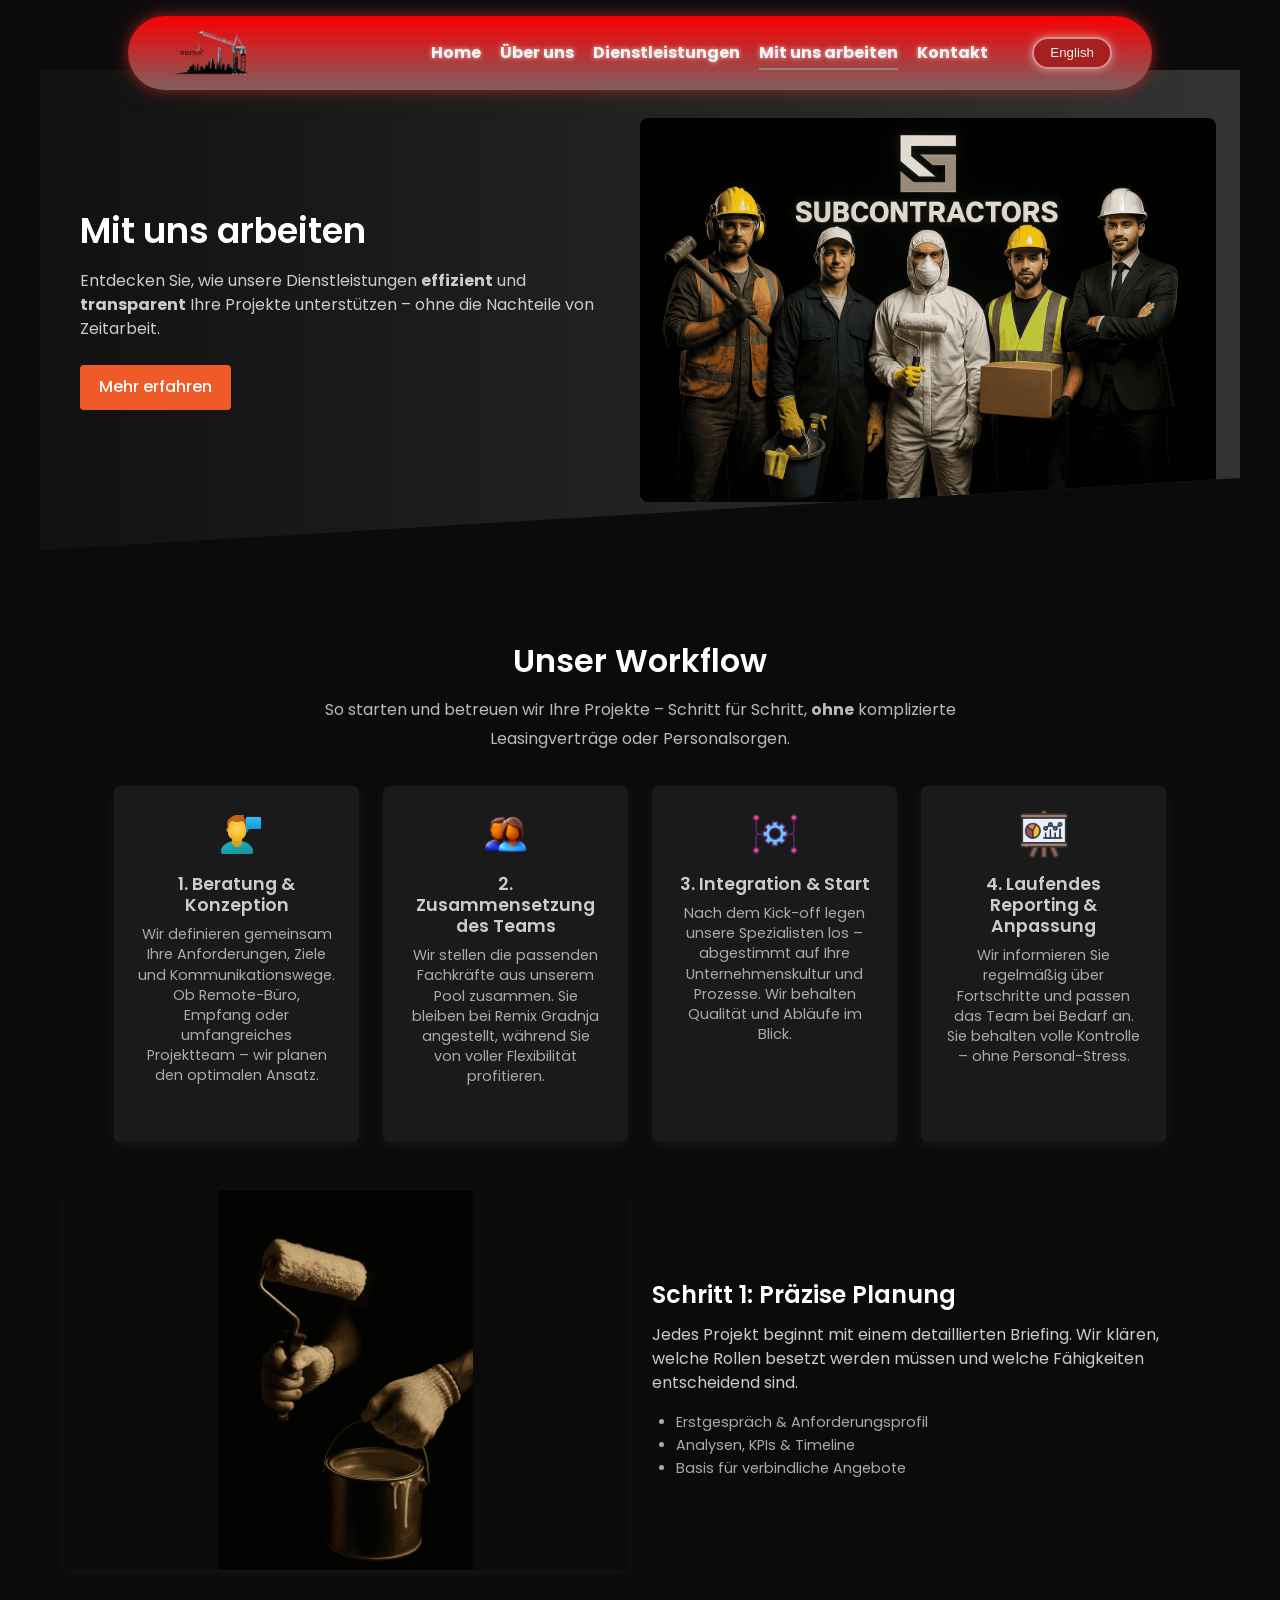
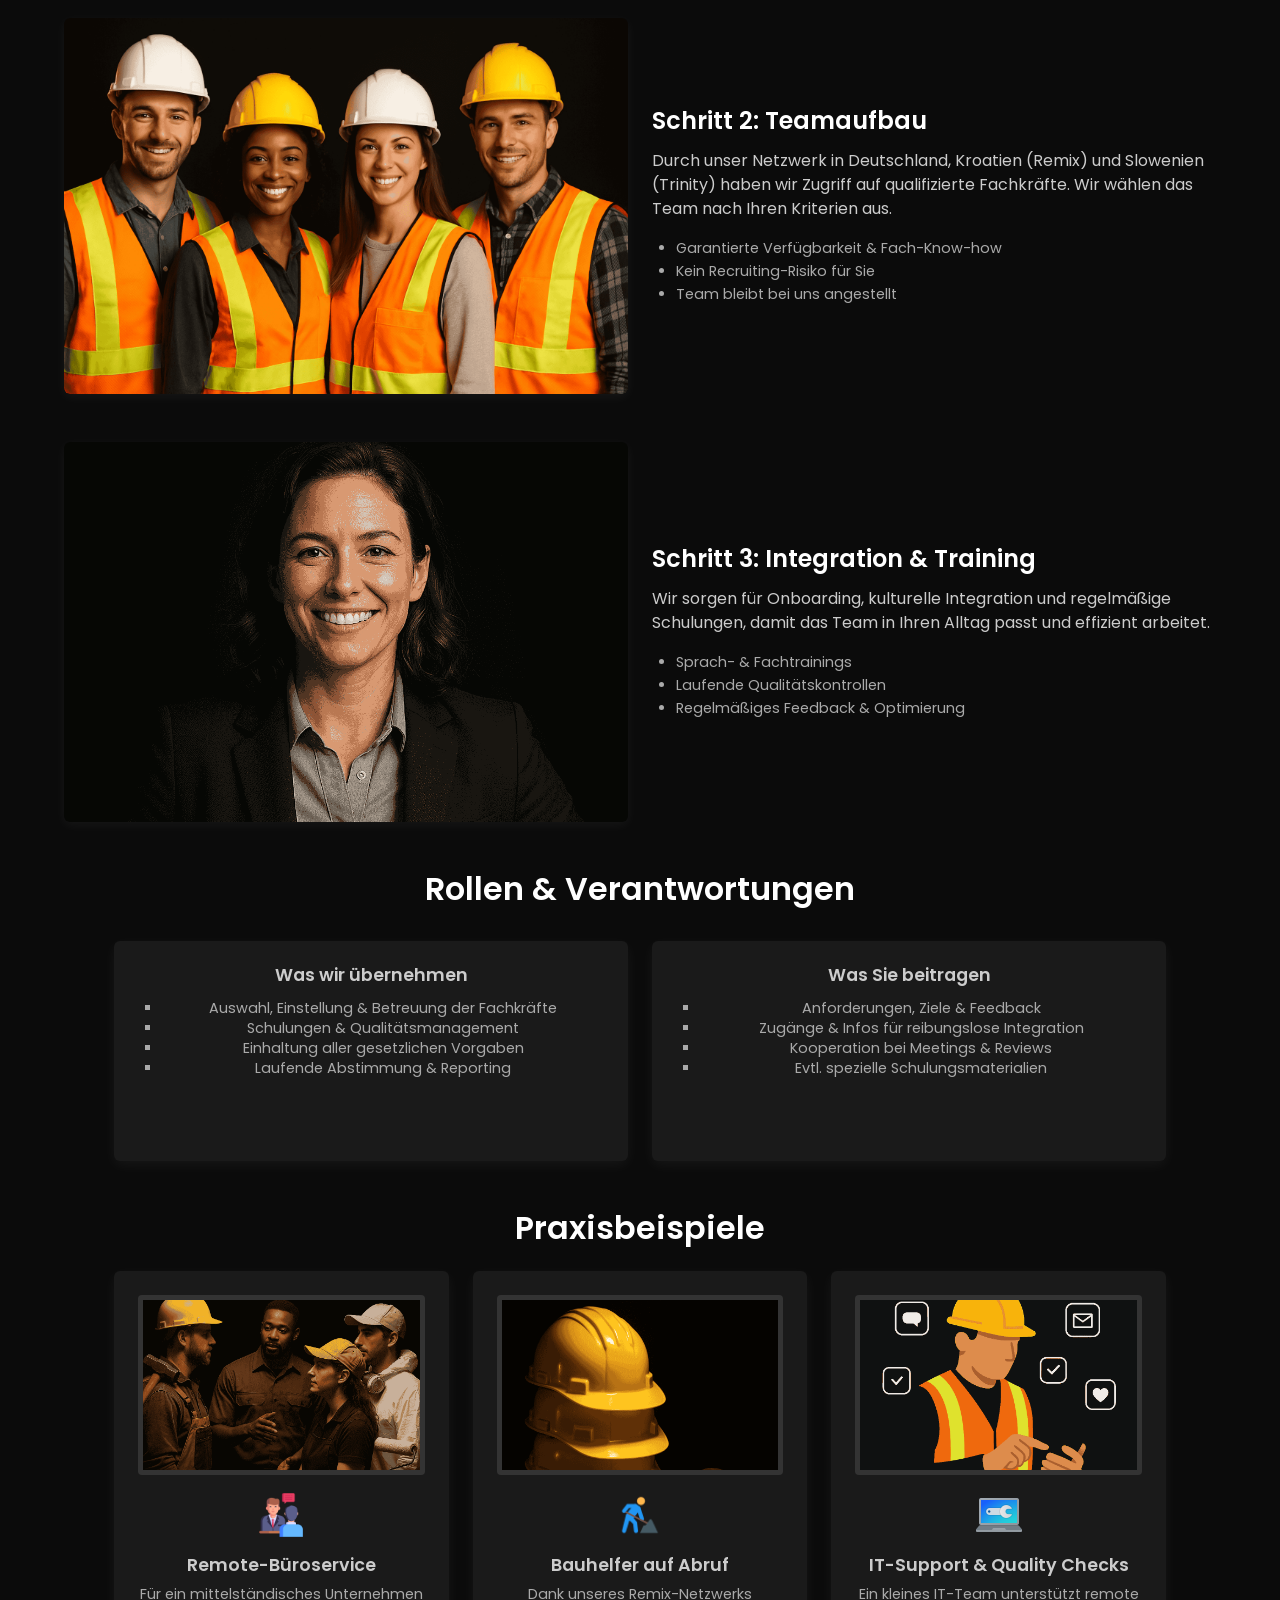
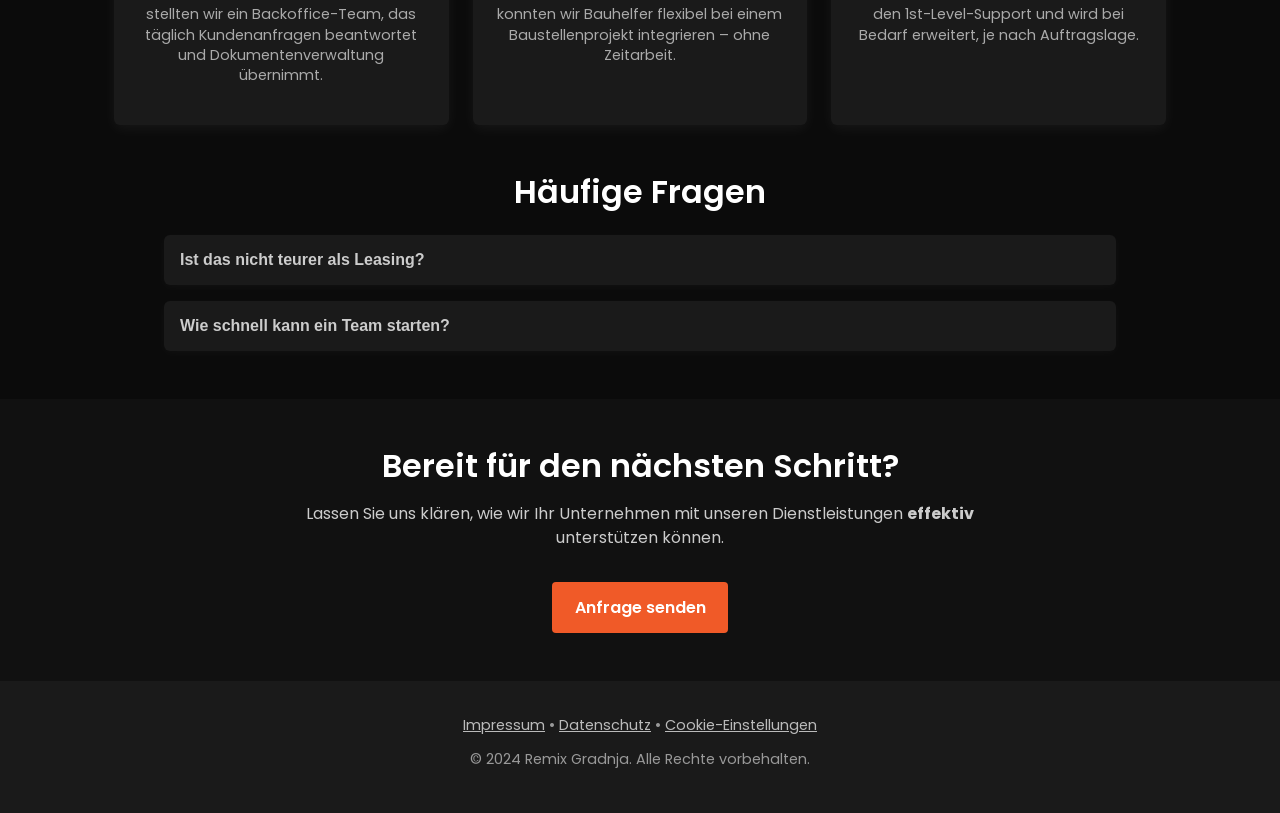
<file: arbeiten.html>
<!DOCTYPE html>
<html lang="de">
<head>
  <meta charset="UTF-8" />
  <title>Mit uns arbeiten – Remix Gradnja | Qualität in jedem Bauprojekt</title>
  <meta
    name="description"
    content="Erfahren Sie, wie die Zusammenarbeit mit Remix Gradnja funktioniert – von der Planung über Team-Zusammenstellung bis zur nahtlosen Integration und Reporting."
  />
  <meta name="viewport" content="width=device-width, initial-scale=1.0" />

  <!-- Google Font -->
  <link
    href="https://fonts.googleapis.com/css2?family=Poppins:wght@400;500;700&display=swap"
    rel="stylesheet"
  />
  
  <!-- Design System - Core Styles -->
  <link rel="stylesheet" href="css/design-system.css" />
  
  <!-- Main CSS (to be provided later) -->
  <link rel="stylesheet" href="css/arbeiten.css" />
</head>
<body>
  <!-- NEW NAVIGATION -->
  <header class="header">
    <div class="header-container">
      <div class="logo">
        <img src="assets/videos/logo33.png" alt="Remix Logo" />
      </div>
      
      <button class="mobile-toggle" id="menuToggle">
        <span></span>
        <span></span>
        <span></span>
      </button>
      
      <nav class="nav-menu" id="navMenu">
        <ul class="nav-list german">
          <li><a href="index.html">Home</a></li>
          <li><a href="uber-uns.html">Über uns</a></li>
          <li><a href="dienstleistungen.html">Dienstleistungen</a></li>
          <li><a href="arbeiten.html" class="active">Mit uns arbeiten</a></li>
          <li><a href="kontakt.html">Kontakt</a></li>
        </ul>
        
        <ul class="nav-list english hidden">
          <li><a href="index.html?lang=en">Home</a></li>
          <li><a href="uber-uns.html?lang=en">About Us</a></li>
          <li><a href="dienstleistungen.html?lang=en">Services</a></li>
          <li><a href="arbeiten.html?lang=en" class="active">Work With Us</a></li>
          <li><a href="kontakt.html?lang=en">Contact</a></li>
        </ul>
        
        <button id="toggleLang" class="lang-button">English</button>
      </nav>
    </div>
  </header>


  <!-- ++++++++++++++++++++++++++++++++++++++++++++++
       GERMAN CONTENT
  ++++++++++++++++++++++++++++++++++++++++++++++ -->
  <div class="german">

    <!-- =========================
         ANGLED HERO (GER)
    ========================= -->
    <section class="hero-angled-de">
      <div class="hero-de-inner">
        <div class="hero-text-block">
          <h1>Mit uns arbeiten</h1>
          <p>
            Entdecken Sie, wie unsere Dienstleistungen 
            <strong>effizient</strong> und <strong>transparent</strong>
            Ihre Projekte unterstützen – ohne die Nachteile von Zeitarbeit.
          </p>
          <a href="#workflowDe" class="hero-btn">Mehr erfahren</a>
        </div>
        <div class="hero-image-block">
          <img src="assets/new/subcontracter.png" alt="Teamwork at Remix Gradnja" />
        </div>
      </div>
    </section>

    <!-- =========================
         WORKFLOW (GER)
    ========================= -->
    <section class="workflow-de" id="workflowDe">
      <h2>Unser Workflow</h2>
      <p>
        So starten und betreuen wir Ihre Projekte – Schritt für Schritt,
        <strong>ohne</strong> komplizierte Leasingverträge oder Personalsorgen.
      </p>
      <div class="workflow-steps">
        <div class="workflow-step">
          <div class="step-icon">
            <!-- Place an icon or number here -->
            <img src="assets/icons/icons8-consultation-48.png" alt="Step 1">
         
          </div>
          <div class="step-text">
            <h3>1. Beratung &amp; Konzeption</h3>
            <p>
              Wir definieren gemeinsam Ihre Anforderungen, Ziele und
              Kommunikationswege. Ob Remote-Büro, Empfang oder
              umfangreiches Projektteam – wir planen den optimalen Ansatz.
            </p>
          </div>
        </div>
        <div class="workflow-step">
          <div class="step-icon">
            <img src="assets/icons/icons8-team-50.png" alt="Step 2">
          </div>
          <div class="step-text">
            <h3>2. Zusammensetzung des Teams</h3>
            <p>
              Wir stellen die passenden Fachkräfte aus unserem Pool zusammen.
              Sie bleiben bei Remix Gradnja angestellt, während Sie
              von voller Flexibilität profitieren.
            </p>
          </div>
        </div>
        <div class="workflow-step">
          <div class="step-icon">
            <img src="assets/icons/icons8-integration-64.png" alt="Step 3">
          </div>
          <div class="step-text">
            <h3>3. Integration &amp; Start</h3>
            <p>
              Nach dem Kick-off legen unsere Spezialisten los – abgestimmt
              auf Ihre Unternehmenskultur und Prozesse. Wir behalten
              Qualität und Abläufe im Blick.
            </p>
          </div>
        </div>
        <div class="workflow-step">
          <div class="step-icon">
            <img src="assets/icons/icons8-data-60.png" alt="Step 4">
          </div>
          <div class="step-text">
            <h3>4. Laufendes Reporting &amp; Anpassung</h3>
            <p>
              Wir informieren Sie regelmäßig über Fortschritte
              und passen das Team bei Bedarf an.
              Sie behalten volle Kontrolle – ohne Personal-Stress.
            </p>
          </div>
        </div>
      </div>
    </section>

    <!-- ===========================
         ZIGZAG SECTIONS (GER)
    =========================== -->
    <section class="zigzag-section-de" id="planningDe">
      <div class="zigzag-container">
        <!-- Left image, Right text -->
        <div class="zigzag-item">
          <div class="zigzag-image">
            <img src="assets/new/paintering tool.png" alt="Projektplanung" />
          </div>
          <div class="zigzag-text">
            <h2>Schritt 1: Präzise Planung</h2>
            <p>
              Jedes Projekt beginnt mit einem detaillierten Briefing.
              Wir klären, welche Rollen besetzt werden müssen
              und welche Fähigkeiten entscheidend sind.
            </p>
            <ul>
              <li>Erstgespräch &amp; Anforderungsprofil</li>
              <li>Analysen, KPIs &amp; Timeline</li>
              <li>Basis für verbindliche Angebote</li>
            </ul>
          </div>
        </div>

        <!-- Right image, Left text -->
        <div class="zigzag-item reverse">
          <div class="zigzag-text">
            <h2>Schritt 2: Teamaufbau</h2>
            <p>
              Durch unser Netzwerk in Deutschland, Kroatien (Remix)
              und Slowenien (Trinity) haben wir Zugriff
              auf qualifizierte Fachkräfte. Wir wählen
              das Team nach Ihren Kriterien aus.
            </p>
            <ul>
              <li>Garantierte Verfügbarkeit &amp; Fach-Know-how</li>
              <li>Kein Recruiting-Risiko für Sie</li>
              <li>Team bleibt bei uns angestellt</li>
            </ul>
          </div>
          <div class="zigzag-image">
            <img src="assets/new/fours peopel wiht constuction dres.png" alt="Teamaufbau" />
          </div>
        </div>

        <!-- Left image, Right text -->
        <div class="zigzag-item">
          <div class="zigzag-image">
            <img src="assets/new/trust agent .png" alt="Integration und Training" />
          </div>
          <div class="zigzag-text">
            <h2>Schritt 3: Integration &amp; Training</h2>
            <p>
              Wir sorgen für Onboarding, kulturelle Integration
              und regelmäßige Schulungen, damit das Team
              in Ihren Alltag passt und effizient arbeitet.
            </p>
            <ul>
              <li>Sprach- &amp; Fachtrainings</li>
              <li>Laufende Qualitätskontrollen</li>
              <li>Regelmäßiges Feedback &amp; Optimierung</li>
            </ul>
          </div>
        </div>
      </div>
    </section>

    <!-- ===========================
         ROLES & RESPONSIBILITIES (GER)
    =========================== -->
    <section class="roles-responsibilities-de">
      <div class="roles-de-inner">
        <h2>Rollen &amp; Verantwortungen</h2>
        <div class="roles-columns">
          <div class="role-col">
            <h3>Was wir übernehmen</h3>
            <ul>
              <li>Auswahl, Einstellung &amp; Betreuung der Fachkräfte</li>
              <li>Schulungen &amp; Qualitätsmanagement</li>
              <li>Einhaltung aller gesetzlichen Vorgaben</li>
              <li>Laufende Abstimmung &amp; Reporting</li>
            </ul>
          </div>
          <div class="role-col">
            <h3>Was Sie beitragen</h3>
            <ul>
              <li>Anforderungen, Ziele &amp; Feedback</li>
              <li>Zugänge &amp; Infos für reibungslose Integration</li>
              <li>Kooperation bei Meetings &amp; Reviews</li>
              <li>Evtl. spezielle Schulungsmaterialien</li>
            </ul>
          </div>
        </div>
      </div>
    </section>
    <!-- ==========================
      MINI CASE STUDIES (GER)
    ========================== -->
    <section class="mini-cases-de">
      <h2>Praxisbeispiele</h2>
      <div class="mini-case-grid">
        <div class="case-card">
          <div class="image-container">
            <img src="assets/new/worker colab communiocation.png" alt="Remote Office Service">
          </div>
          <div class="step-icon">
            <img src="assets/icons/conversation.png" alt="Remote Office Icon">
          </div>
          <h3>Remote-Büroservice</h3>
          <p>
            Für ein mittelständisches Unternehmen stellten wir
            ein Backoffice-Team, das täglich Kundenanfragen beantwortet
            und Dokumentenverwaltung übernimmt.
          </p>
        </div>
        <div class="case-card">
          <div class="image-container">
            <img src="assets/new/conosntuction clothtses.png" alt="Construction Help">
          </div>
          <div class="step-icon">
            <img src="assets/icons/icons8-construction-50.png" alt="Construction Icon">
          </div>
          <h3>Bauhelfer auf Abruf</h3>
          <p>
            Dank unseres Remix-Netzwerks konnten wir Bauhelfer
            flexibel bei einem Baustellenprojekt integrieren –
            ohne Zeitarbeit.
          </p>
        </div>
        <div class="case-card">
          <div class="image-container">
            <img src="assets/new/it worj.png" alt="IT Support">
          </div>
          <div class="step-icon">
            <img src="assets/icons/icons8-computer-support-48.png" alt="IT Support Icon">
          </div>
          <h3>IT-Support &amp; Quality Checks</h3>
          <p>
            Ein kleines IT-Team unterstützt remote den 1st-Level-Support
            und wird bei Bedarf erweitert, je nach Auftragslage.
          </p>
        </div>
      </div>
    </section>

    <!-- ==========================
      FAQ SECTION (GER)
    ========================== -->
    <section class="faq-accordion-de">
      <h2>Häufige Fragen</h2>
      <div class="faq-accordion-wrapper">
        <div class="faq-accordion-item">
       <button class="faq-accordion-question">Ist das nicht teurer als Leasing?</button>
       <div class="faq-accordion-answer">
         <p>
        In vielen Fällen sogar günstiger, da Sie
        keine Leasinggebühren zahlen und wir
        Sozialabgaben übernehmen – ein Full-Service-Paket.
         </p>
       </div>
        </div>
        <div class="faq-accordion-item">
       <button class="faq-accordion-question">Wie schnell kann ein Team starten?</button>
       <div class="faq-accordion-answer">
         <p>
        Das hängt von der Fachrichtung und Verfügbarkeit ab. 
        Oft können wir innerhalb weniger Wochen einsatzbereit sein.
         </p>
       </div>
        </div>
      </div>
    </section>

    <!-- ==========================
         FINAL CTA (GER)
    ========================== -->
    <section class="final-cta-de">
      <div class="final-cta-inner">
        <h2>Bereit für den nächsten Schritt?</h2>
        <p>
          Lassen Sie uns klären, wie wir Ihr Unternehmen
          mit unseren Dienstleistungen
          <strong>effektiv</strong> unterstützen können.
        </p>
        <a href="kontakt.html#name" class="cta-btn">Anfrage senden</a>
      </div>
    </section>

  </div><!-- /.german -->


  <!-- ++++++++++++++++++++++++++++++++++++++++++++++
       ENGLISH CONTENT
  ++++++++++++++++++++++++++++++++++++++++++++++ -->
  <div class="english hidden">

    <!-- =========================
         ANGLED HERO (EN)
    ========================= -->
    <section class="hero-angled-en">
      <div class="hero-en-inner">
        <div class="hero-text-block">
          <h1>Work With Us</h1>
          <p>
            Discover how our service contracts deliver
            <strong>efficient</strong> and
            <strong>transparent</strong> project support
            without the hassles of temp staffing.
          </p>
          <a href="#workflowEn" class="hero-btn">Learn More</a>
        </div>
        <div class="hero-image-block">
          <img src="assets/new/subcontracter.png" alt="Teamwork at Remix Gradnja" />
        </div>
      </div>
    </section>

    <!-- =========================
         WORKFLOW (EN)
    ========================= -->
    <section class="workflow-en" id="workflowEn">
      <h2>Our Workflow</h2>
      <p>
        We launch and manage your projects step by step,
        <strong>without</strong> complex leasing contracts or
        burdensome staffing concerns.
      </p>
      <div class="workflow-steps">
        <div class="workflow-step">
          <div class="step-icon">
            <img src="assets/icons/icons8-consultation-48.png" alt="Step 1">
          </div>
          <div class="step-text">
            <h3>1. Consultation &amp; Plan</h3>
            <p>
              Together we define your needs, from remote admin
              to a dedicated project team. We set goals,
              communication methods, and success metrics.
            </p>
          </div>
        </div>
        <div class="workflow-step">
          <div class="step-icon">
            <img src="assets/icons/icons8-team-50.png" alt="Step 2">
          </div>
          <div class="step-text">
            <h3>2. Team Assembly</h3>
            <p>
              We pick the right professionals from our pool,
              fully employed by us, so you gain maximum flexibility
              with minimal risk.
            </p>
          </div>
        </div>
        <div class="workflow-step">
          <div class="step-icon">
            <img src="assets/icons/icons8-integration-64.png" alt="Step 3">
          </div>
          <div class="step-text">
            <h3>3. Integration &amp; Kick-off</h3>
            <p>
              After onboarding, our specialists align with your
              culture and processes while we monitor quality
              and performance.
            </p>
          </div>
        </div>
        <div class="workflow-step">
          <div class="step-icon">
            <img src="assets/icons/icons8-data-60.png" alt="Step 4">
          </div>
          <div class="step-text">
            <h3>4. Ongoing Updates &amp; Adaptation</h3>
            <p>
              We provide regular status reports,
              adjusting team size or scope as needed –
              ensuring you're always in control.
            </p>
          </div>
        </div>
      </div>
    </section>

    <!-- ===========================
         ZIGZAG SECTIONS (EN)
    =========================== -->
    <section class="zigzag-section-en" id="planningEn">
      <div class="zigzag-container">
        <!-- Left image, Right text -->
        <div class="zigzag-item">
          <div class="zigzag-image">
            <img src="assets/new/paintering tool.png" alt="Project planning" />
          </div>
          <div class="zigzag-text">
            <h2>Step 1: Precise Planning</h2>
            <p>
              Every project begins with a thorough briefing
              to identify the roles needed and key qualifications.
            </p>
            <ul>
              <li>Initial discussion &amp; requirements</li>
              <li>KPIs &amp; timeline definitions</li>
              <li>Basis for reliable proposals</li>
            </ul>
          </div>
        </div>

        <!-- Right image, Left text -->
        <div class="zigzag-item reverse">
          <div class="zigzag-text">
            <h2>Step 2: Team Setup</h2>
            <p>
              Using our network in Germany, Croatia (Remix),
              and Slovenia (Trinity), we source specialists
              tailored to your criteria, all on our payroll.
            </p>
            <ul>
              <li>Guaranteed availability &amp; expertise</li>
              <li>No recruiting risk on your end</li>
              <li>Staff remains employed by us</li>
            </ul>
          </div>
          <div class="zigzag-image">
            <img src="assets/new/fours peopel wiht constuction dres.png" alt="Team building" />
          </div>
        </div>

        <!-- Left image, Right text -->
        <div class="zigzag-item">
          <div class="zigzag-image">
            <img src="assets/new/trust agent .png" alt="Integration and Training" />
          </div>
          <div class="zigzag-text">
            <h2>Step 3: Integration &amp; Training</h2>
            <p>
              We handle onboarding, cultural alignment,
              and ongoing training to ensure productivity
              fits your daily operations.
            </p>
            <ul>
              <li>Language &amp; technical sessions</li>
              <li>Continuous quality oversight</li>
              <li>Regular feedback &amp; improvements</li>
            </ul>
          </div>
        </div>
      </div>
    </section>

    <!-- ===========================
         ROLES & RESPONSIBILITIES (EN)
    =========================== -->
    <section class="roles-responsibilities-en">
      <div class="roles-en-inner">
        <h2>Roles &amp; Responsibilities</h2>
        <div class="roles-columns">
          <div class="role-col">
            <h3>What We Provide</h3>
            <ul>
              <li>Recruitment, employment &amp; management of staff</li>
              <li>Training &amp; quality monitoring</li>
              <li>Legal compliance &amp; obligations</li>
              <li>Regular updates &amp; reports</li>
            </ul>
          </div>
          <div class="role-col">
            <h3>What You Bring</h3>
            <ul>
              <li>Project requirements, goals &amp; feedback</li>
              <li>Essential access &amp; info for seamless integration</li>
              <li>Collaboration in meetings &amp; reviews</li>
              <li>Optional specialized training material</li>
            </ul>
          </div>
        </div>
      </div>
    </section>

    <!-- ==========================
         MINI CASE STUDIES (EN)
    ========================== -->
    <section class="mini-cases-en">
      <h2>Case Studies</h2>
      <div class="mini-case-grid">
        <div class="case-card">
          <div class="image-container">
            <img src="assets/new/worker colab communiocation.png" alt="Remote Office Service">
          </div>
          <div class="step-icon">
            <img src="assets/icons/conversation.png" alt="Remote Office Icon">
          </div>
          <h3>Remote Office Support</h3>
          <p>
            We provided a backoffice team for a mid-sized business, 
            handling daily customer inquiries and
            document management.
          </p>
        </div>
        <div class="case-card">
          <div class="image-container">
            <img src="assets/new/conosntuction clothtses.png" alt="Construction Help">
          </div>
          <div class="step-icon">
            <img src="assets/icons/icons8-construction-50.png" alt="Construction Icon">
          </div>
          <h3>On-Call Construction Help</h3>
          <p>
            Our Remix network allowed us to flexibly deploy
            construction helpers to a project site—
            without temp staffing contracts.
          </p>
        </div>
        <div class="case-card">
          <div class="image-container">
            <img src="assets/new/it worj.png" alt="IT Support">
          </div>
          <div class="step-icon">
            <img src="assets/icons/icons8-computer-support-48.png" alt="IT Support Icon">
          </div>
          <h3>IT Support &amp; QA</h3>
          <p>
            A small IT team provides remote 1st-level support,
            scaling up based on demand and
            service level requirements.
          </p>
        </div>
      </div>
    </section>

    <!-- ==========================
         FAQ SECTION (EN)
    ========================== -->
    <section class="faq-accordion-en">
      <h2>FAQ</h2>
      <div class="faq-accordion-wrapper">
        <div class="faq-accordion-item">
          <button class="faq-accordion-question">Is this more expensive than temp staffing?</button>
          <div class="faq-accordion-answer">
            <p>
              Often more cost-effective, since you avoid temp agency fees
              and we handle payroll &amp; benefits under one service package.
            </p>
          </div>
        </div>
        <div class="faq-accordion-item">
          <button class="faq-accordion-question">How quickly can a team start?</button>
          <div class="faq-accordion-answer">
            <p>
              It depends on the roles required, 
              but we can frequently mobilize staff within a few weeks.
            </p>
          </div>
        </div>
      </div>
    </section>

    <!-- =========================
         FINAL CTA (EN)
    ========================= -->
    <section class="final-cta-en">
      <div class="final-cta-inner">
        <h2>Ready for the Next Step?</h2>
        <p>
          Let's explore how our services can
          <strong>efficiently</strong> strengthen your operations.
        </p>
        <a href="kontakt.html?lang=en#name-en" class="cta-btn">Send Inquiry</a>
      </div>
    </section>

  </div><!-- /.english -->


  <!-- ================= FOOTER ================= -->
  <footer class="footer">
    <p>
      <a href="impressum.html">Impressum</a> &bull;
      <a href="datenschutz.html">Datenschutz</a> &bull;
      <a href="cookie.html">Cookie-Einstellungen</a>
    </p>
    <p>&copy; 2024 Remix Gradnja. Alle Rechte vorbehalten.</p>
  </footer>

  <!-- OPTIONAL JS for toggles, FAQ, etc. -->
  <script src="js/arbeiten.js"></script>
  <script>
    // MOBILE NAV
    const mobileToggle = document.getElementById('menuToggle');
    const navbarMenu = document.getElementById('navMenu');
    mobileToggle.addEventListener('click', () => {
      navbarMenu.classList.toggle('nav-open');
    });

    // LANG TOGGLE
    const langBtn = document.getElementById('toggleLang');
    const germanDivs = document.querySelectorAll('.german');
    const englishDivs = document.querySelectorAll('.english');
    let isGerman = true;

    langBtn.addEventListener('click', () => {
      isGerman = !isGerman;
      germanDivs.forEach(div => div.classList.toggle('hidden', !isGerman));
      englishDivs.forEach(div => div.classList.toggle('hidden', isGerman));
      langBtn.textContent = isGerman ? 'English' : 'Deutsch';
    });
  </script>
</body>
</html>
</file>
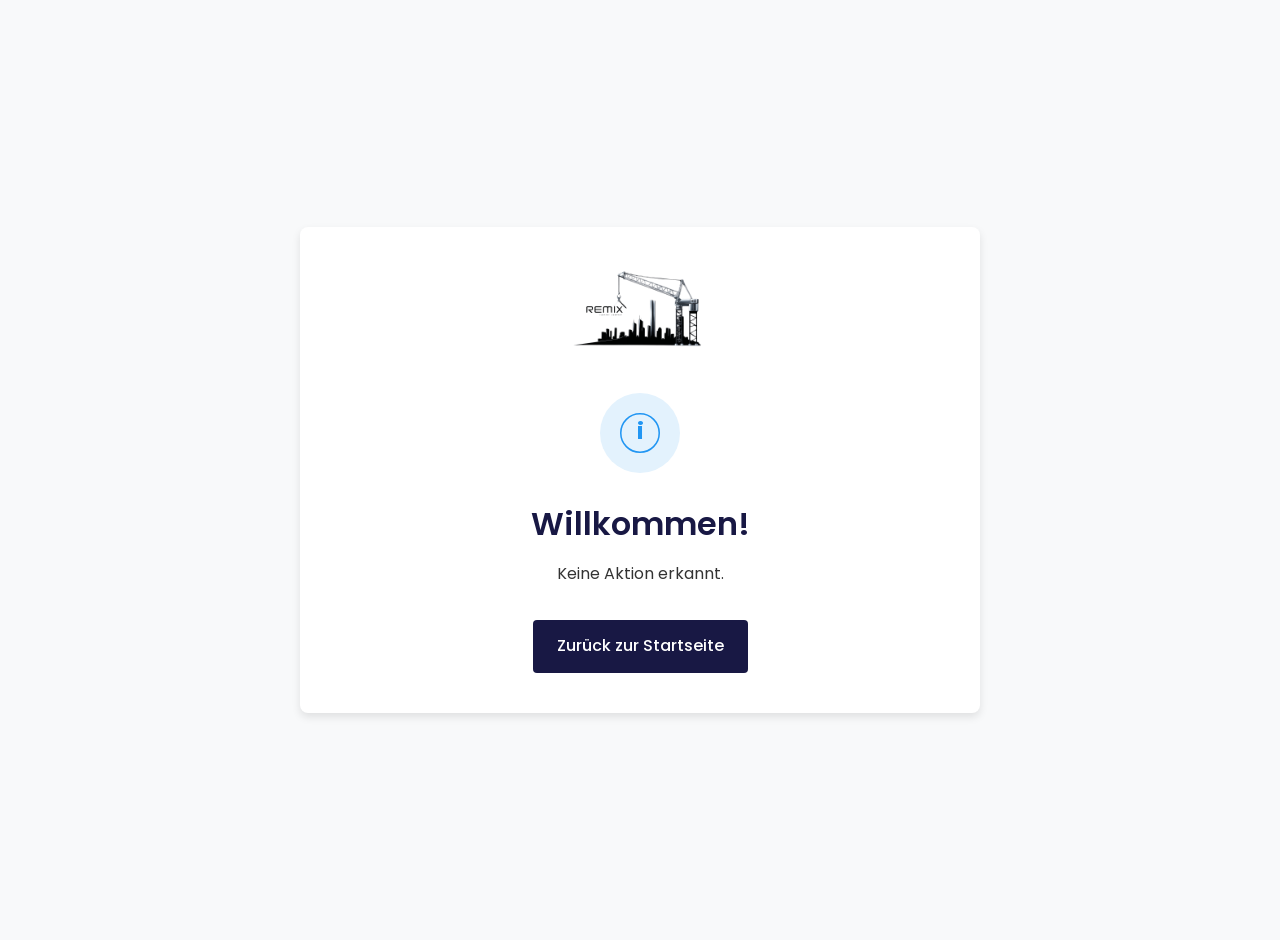
<file: danke.html>
<!DOCTYPE html>
<html lang="de">
<head>
  <meta charset="UTF-8" />
  <title>Danke – Job Werke d.o.o.</title>
  <meta name="viewport" content="width=device-width, initial-scale=1.0" />
  
  <!-- Google Font -->
  <link href="https://fonts.googleapis.com/css2?family=Poppins:wght@400;500;600;700&display=swap" rel="stylesheet">
  
  <!-- Design System - Core Styles -->
  <link rel="stylesheet" href="css/design-system.css" />
  
  <style>
    body {
      display: flex;
      justify-content: center;
      align-items: center;
      min-height: 100vh;
      margin: 0;
      padding: 20px;
    }
    
    .thank-you-message {
      background-color: var(--bg-card);
      border-radius: var(--radius-md);
      box-shadow: var(--shadow-md);
      padding: 40px;
      text-align: center;
      max-width: 600px;
      width: 100%;
    }
    
    .logo {
      margin-bottom: 2rem;
      max-width: 150px;
    }
    
    .message-icon {
      width: 80px;
      height: 80px;
      border-radius: 50%;
      margin: 0 auto 2rem;
      display: flex;
      align-items: center;
      justify-content: center;
    }
    
    .message-icon.success {
      background-color: #e0f7ea;
      color: var(--success);
    }
    
    .message-icon.error {
      background-color: #ffebee;
      color: var(--error);
    }
    
    .message-icon.info {
      background-color: #e3f2fd;
      color: var(--info);
    }
    
    .checkmark {
      width: 40px;
      height: 40px;
    }
    
    .buttons {
      display: flex;
      justify-content: center;
      gap: 15px;
      margin-top: 2rem;
    }
    
    #backLink {
      padding: 12px 24px;
    }
    
    #checkStatusLink {
      padding: 12px 24px;
    }
  </style>
</head>
<body>
  <div class="thank-you-message">
    <img src="assets/videos/logo33.png" alt="Job Werke Logo" class="logo">
    
    <div class="message-icon success" id="statusIcon">
      <svg class="checkmark" xmlns="http://www.w3.org/2000/svg" viewBox="0 0 52 52">
        <circle class="checkmark__circle" cx="26" cy="26" r="25" fill="none" stroke="#28a745" stroke-width="2"/>
        <path class="checkmark__check" fill="none" stroke="#28a745" stroke-width="3" d="M14.1 27.2l7.1 7.2 16.7-16.8"/>
      </svg>
    </div>
    
    <h1 id="tyHeadline">Vielen Dank!</h1>
    <p id="tyMessage"></p>
    
    <div class="buttons">
      <!-- We'll change the text and href of this link dynamically based on lang -->
      <a id="backLink" href="index.html" class="btn-primary">Zurück zur Startseite</a>
      <a id="checkStatusLink" href="status.html" style="display: none;" class="btn-secondary">Status prüfen</a>
    </div>
  </div>

  <script>
    document.addEventListener("DOMContentLoaded", () => {
      const params       = new URLSearchParams(window.location.search);
      const isSuccess    = params.get("success");
      const isError      = params.get("error");
      const isAppointment= params.get("appointment");
      const isSubscribe  = params.get("subscribe");
      const isAlreadySub = params.get("subscribed");
      // Language (default to "de" if missing)
      const userLang     = params.get("lang") || "de";
      
      const tyHeadline = document.getElementById("tyHeadline");
      const tyMessage  = document.getElementById("tyMessage");
      const backLink   = document.getElementById("backLink");
      const statusLink = document.getElementById("checkStatusLink");
      const statusIcon = document.getElementById("statusIcon");

      // =========================
      // 1) Adjust backLink
      // =========================
      if (userLang === "en") {
        backLink.href = "index.html?lang=en";   // preserve English
        backLink.textContent = "Back to Homepage";
        statusLink.textContent = "Check Status";
        statusLink.href = "status.html?lang=en";
      } else {
        backLink.href = "index.html?lang=de";   // preserve German
        backLink.textContent = "Zurück zur Startseite";
        statusLink.textContent = "Status prüfen";
        statusLink.href = "status.html";
      }

      // =========================
      // Helper function
      // =========================
      function setHeadlineAndMessage(title, msg, type = 'success') {
        tyHeadline.textContent = title;
        tyMessage.textContent  = msg;
        
        // Update icon based on message type
        statusIcon.className = `message-icon ${type}`;
        
        if (type === 'error') {
          statusIcon.innerHTML = `
            <svg class="checkmark" xmlns="http://www.w3.org/2000/svg" viewBox="0 0 52 52">
              <circle cx="26" cy="26" r="25" fill="none" stroke="#f44336" stroke-width="2"/>
              <path fill="none" stroke="#f44336" stroke-width="3" d="M16 16 36 36 M36 16 16 36"/>
            </svg>
          `;
        } else if (type === 'info') {
          statusIcon.innerHTML = `
            <svg class="checkmark" xmlns="http://www.w3.org/2000/svg" viewBox="0 0 52 52">
              <circle cx="26" cy="26" r="25" fill="none" stroke="#2196f3" stroke-width="2"/>
              <text x="26" y="34" text-anchor="middle" fill="#2196f3" font-size="30" font-weight="bold">i</text>
            </svg>
          `;
        } else {
          // Default success icon (already in the HTML)
        }
      }

      // =========================
      // 2) Determine scenario
      // =========================
      // a) Already subscribed
      if (isAlreadySub) {
        if (userLang === "en") {
          setHeadlineAndMessage(
            "Email Already Registered",
            "This address is already on our newsletter list.",
            'info'
          );
        } else {
          setHeadlineAndMessage(
            "E-Mail bereits registriert!",
            "Diese E-Mail-Adresse ist bereits in unserem Newsletter-Verteiler.",
            'info'
          );
        }
        return;
      }

      // b) Subscription success
      if (isSuccess && isSubscribe) {
        if (userLang === "en") {
          setHeadlineAndMessage(
            "Subscription Successful!",
            "Thank you for subscribing. A confirmation email has been sent."
          );
        } else {
          setHeadlineAndMessage(
            "Erfolgreich eingetragen!",
            "Vielen Dank für Ihre Newsletter-Anmeldung. Wir haben Ihnen eine Bestätigungs-E-Mail gesendet."
          );
        }
        return;
      }

      // c) Appointment success
      if (isSuccess && isAppointment) {
        if (userLang === "en") {
          setHeadlineAndMessage(
            "Appointment Request Sent!",
            "Thank you for requesting an appointment. We'll contact you soon. You can find your reference number in the confirmation email we just sent."
          );
          statusLink.style.display = "inline-block";
        } else {
          setHeadlineAndMessage(
            "Termin-Anfrage erfolgreich gesendet!",
            "Vielen Dank für Ihre Termin-Anfrage. Wir melden uns so schnell wie möglich. Ihre Referenznummer finden Sie in der gerade gesendeten Bestätigungs-E-Mail."
          );
          statusLink.style.display = "inline-block";
        }
        return;
      }

      // d) Generic success (contact form, no appointment)
      if (isSuccess) {
        if (userLang === "en") {
          setHeadlineAndMessage(
            "Message Sent!",
            "We've received your message and will get back to you ASAP. You can find your reference number in the confirmation email we just sent."
          );
          statusLink.style.display = "inline-block";
        } else {
          setHeadlineAndMessage(
            "Nachricht erfolgreich gesendet!",
            "Wir haben Ihre Nachricht erhalten und werden uns schnellstmöglich melden. Ihre Referenznummer finden Sie in der gerade gesendeten Bestätigungs-E-Mail."
          );
          statusLink.style.display = "inline-block";
        }
        return;
      }

      // e) Error
      if (isError) {
        if (userLang === "en") {
          setHeadlineAndMessage(
            "Error",
            "An error occurred. Please try again later.",
            'error'
          );
        } else {
          setHeadlineAndMessage(
            "Fehler beim Senden",
            "Es gab ein Problem. Bitte versuchen Sie es später erneut.",
            'error'
          );
        }
        return;
      }

      // f) Fallback (no params)
      if (userLang === "en") {
        setHeadlineAndMessage("Welcome!", "No action recognized.", 'info');
      } else {
        setHeadlineAndMessage("Willkommen!", "Keine Aktion erkannt.", 'info');
      }
    });
  </script>
</body>
</html>
</file>
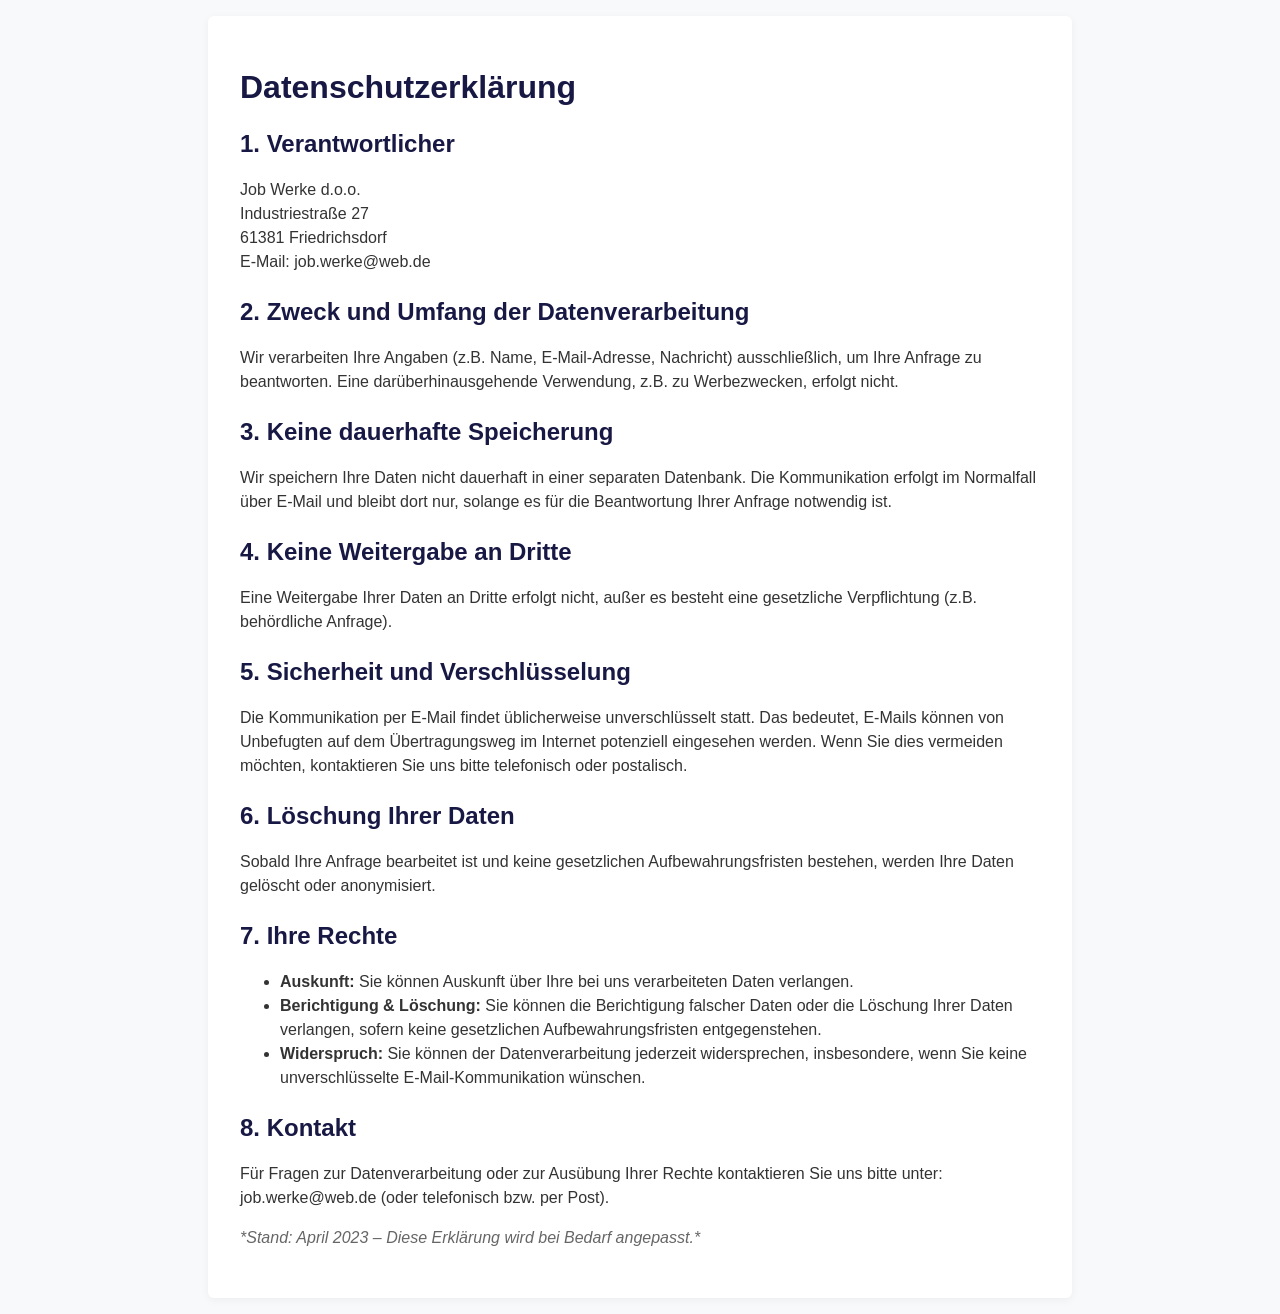
<file: datenschutz.html>
<!DOCTYPE html>
<html lang="de">
<head>
  <meta charset="UTF-8">
  <title>Datenschutzerklärung – Job Werke d.o.o.</title>
  <meta name="viewport" content="width=device-width, initial-scale=1.0" />
  <style>
    body {
      font-family: sans-serif;
      margin: 0;
      padding: 1rem;
      background: #f8f9fa;
      color: #333;
    }
    h1 {
      color: #181844;
      margin-bottom: 1rem;
    }
    h2, h3 {
      color: #181844;
      margin-top: 1.5rem;
    }
    p, ul {
      margin-bottom: 1rem;
      line-height: 1.5;
    }
    .container {
      max-width: 800px;
      margin: 0 auto;
      background: #fff;
      padding: 2rem;
      border-radius: 6px;
      box-shadow: 0 2px 8px rgba(0,0,0,0.05);
    }
  </style>
</head>
<body>
  <div class="container">
    <h1>Datenschutzerklärung</h1>

    <h2>1. Verantwortlicher</h2>
    <p>
      Job Werke d.o.o.<br />
      Industriestraße 27<br />
      61381 Friedrichsdorf<br />
      E-Mail: job.werke@web.de
    </p>

    <h2>2. Zweck und Umfang der Datenverarbeitung</h2>
    <p>
      Wir verarbeiten Ihre Angaben (z.B. Name, E-Mail-Adresse, Nachricht) 
      ausschließlich, um Ihre Anfrage zu beantworten. 
      Eine darüberhinausgehende Verwendung, z.B. zu Werbezwecken, erfolgt nicht.
    </p>

    <h2>3. Keine dauerhafte Speicherung</h2>
    <p>
      Wir speichern Ihre Daten nicht dauerhaft in einer separaten Datenbank.
      Die Kommunikation erfolgt im Normalfall über E-Mail und bleibt dort nur,
      solange es für die Beantwortung Ihrer Anfrage notwendig ist.
    </p>

    <h2>4. Keine Weitergabe an Dritte</h2>
    <p>
      Eine Weitergabe Ihrer Daten an Dritte erfolgt nicht, 
      außer es besteht eine gesetzliche Verpflichtung 
      (z.B. behördliche Anfrage).
    </p>

    <h2>5. Sicherheit und Verschlüsselung</h2>
    <p>
      Die Kommunikation per E-Mail findet üblicherweise unverschlüsselt statt. 
      Das bedeutet, E-Mails können von Unbefugten auf dem Übertragungsweg im Internet 
      potenziell eingesehen werden. 
      Wenn Sie dies vermeiden möchten, 
      kontaktieren Sie uns bitte telefonisch oder postalisch.
    </p>

    <h2>6. Löschung Ihrer Daten</h2>
    <p>
      Sobald Ihre Anfrage bearbeitet ist 
      und keine gesetzlichen Aufbewahrungsfristen bestehen, 
      werden Ihre Daten gelöscht oder anonymisiert.
    </p>

    <h2>7. Ihre Rechte</h2>
    <ul>
      <li><strong>Auskunft:</strong> Sie können Auskunft über Ihre bei uns verarbeiteten Daten verlangen.</li>
      <li><strong>Berichtigung &amp; Löschung:</strong> Sie können die Berichtigung falscher Daten oder die Löschung Ihrer Daten verlangen, sofern keine gesetzlichen Aufbewahrungsfristen entgegenstehen.</li>
      <li><strong>Widerspruch:</strong> Sie können der Datenverarbeitung jederzeit widersprechen, insbesondere, wenn Sie keine unverschlüsselte E-Mail-Kommunikation wünschen.</li>
    </ul>

    <h2>8. Kontakt</h2>
    <p>
      Für Fragen zur Datenverarbeitung oder zur Ausübung Ihrer Rechte 
      kontaktieren Sie uns bitte unter: job.werke@web.de 
      (oder telefonisch bzw. per Post).
    </p>

    <p style="font-style: italic; color: #666;">
      *Stand: April 2023 – Diese Erklärung wird bei Bedarf angepasst.*
    </p>
  </div>
</body>
</html>
</file>
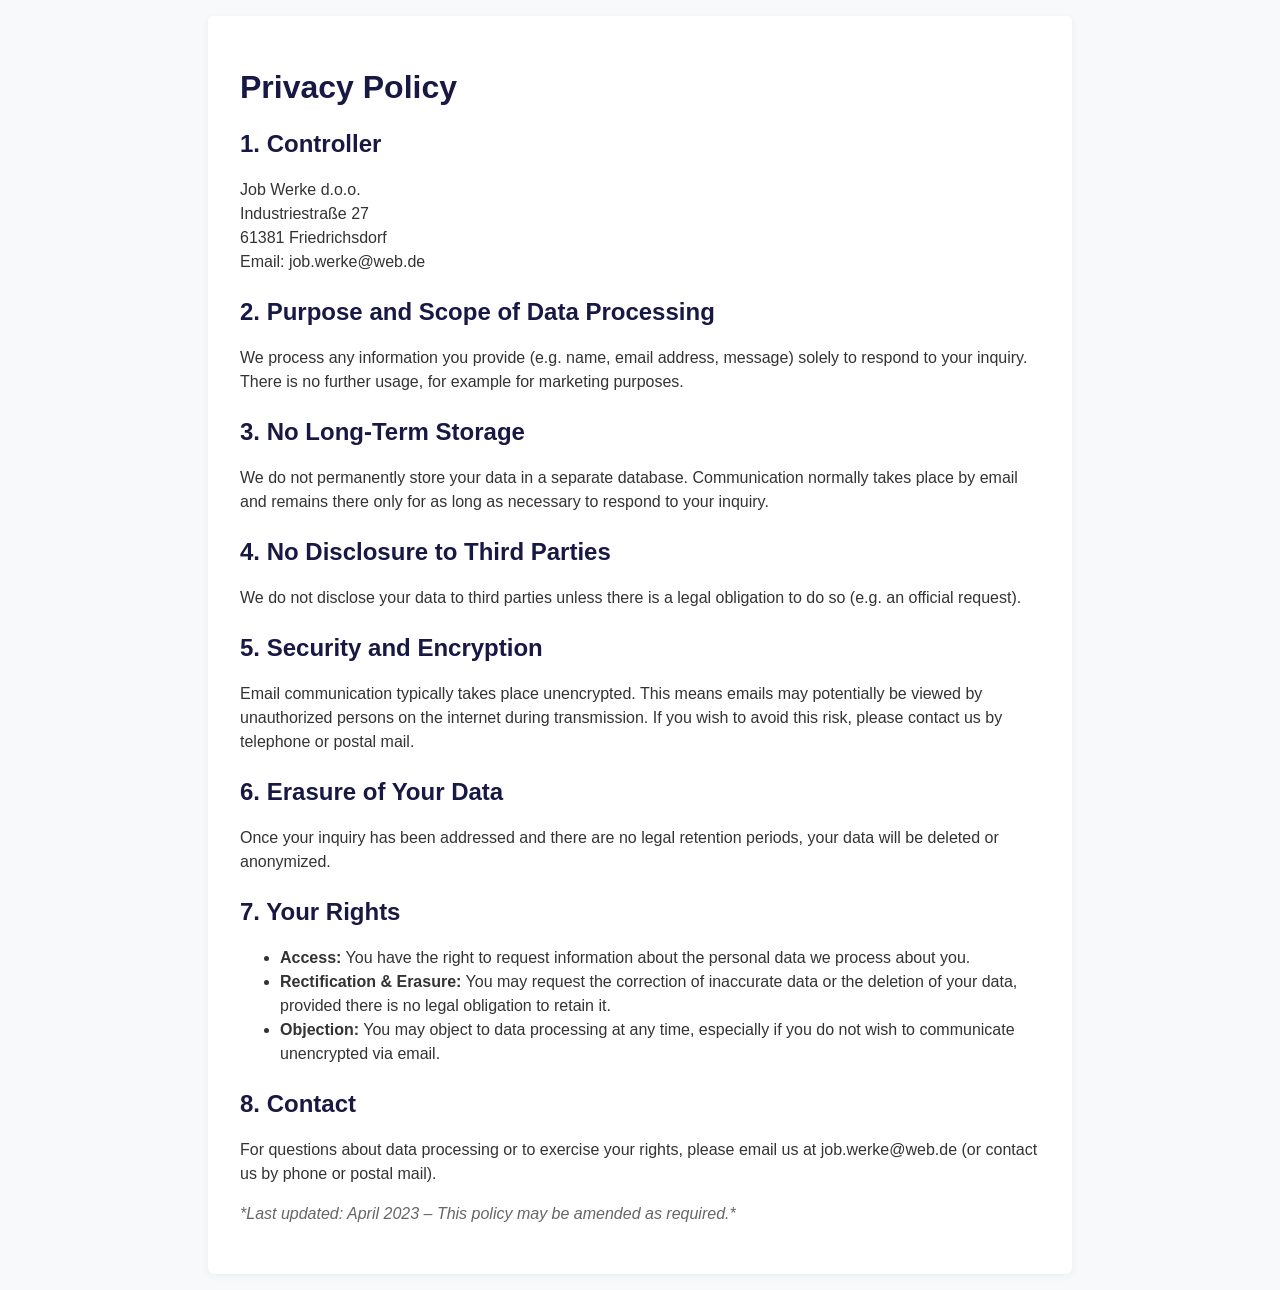
<file: datenschutzEn.html>
<!DOCTYPE html>
<html lang="en">
<head>
  <meta charset="UTF-8">
  <title>Privacy Policy – Job Werke d.o.o.</title>
  <meta name="viewport" content="width=device-width, initial-scale=1.0" />
  <style>
    body {
      font-family: sans-serif;
      margin: 0;
      padding: 1rem;
      background: #f8f9fa;
      color: #333;
    }
    h1 {
      color: #181844;
      margin-bottom: 1rem;
    }
    h2, h3 {
      color: #181844;
      margin-top: 1.5rem;
    }
    p, ul {
      margin-bottom: 1rem;
      line-height: 1.5;
    }
    .container {
      max-width: 800px;
      margin: 0 auto;
      background: #fff;
      padding: 2rem;
      border-radius: 6px;
      box-shadow: 0 2px 8px rgba(0,0,0,0.05);
    }
  </style>
</head>
<body>
  <div class="container">
    <h1>Privacy Policy</h1>

    <h2>1. Controller</h2>
    <p>
      Job Werke d.o.o.<br />
      Industriestraße 27<br />
      61381 Friedrichsdorf<br />
      Email: job.werke@web.de
    </p>

    <h2>2. Purpose and Scope of Data Processing</h2>
    <p>
      We process any information you provide (e.g. name, email address, message)
      solely to respond to your inquiry. There is no further usage, for example
      for marketing purposes.
    </p>

    <h2>3. No Long-Term Storage</h2>
    <p>
      We do not permanently store your data in a separate database.
      Communication normally takes place by email and remains there only 
      for as long as necessary to respond to your inquiry.
    </p>

    <h2>4. No Disclosure to Third Parties</h2>
    <p>
      We do not disclose your data to third parties unless there is a legal obligation
      to do so (e.g. an official request).
    </p>

    <h2>5. Security and Encryption</h2>
    <p>
      Email communication typically takes place unencrypted.
      This means emails may potentially be viewed by unauthorized persons
      on the internet during transmission. 
      If you wish to avoid this risk,
      please contact us by telephone or postal mail.
    </p>

    <h2>6. Erasure of Your Data</h2>
    <p>
      Once your inquiry has been addressed and there are no legal retention periods,
      your data will be deleted or anonymized.
    </p>

    <h2>7. Your Rights</h2>
    <ul>
      <li><strong>Access:</strong> You have the right to request information about the personal data we process about you.</li>
      <li><strong>Rectification &amp; Erasure:</strong> You may request the correction of inaccurate data or the deletion of your data, provided there is no legal obligation to retain it.</li>
      <li><strong>Objection:</strong> You may object to data processing at any time, especially if you do not wish to communicate unencrypted via email.</li>
    </ul>

    <h2>8. Contact</h2>
    <p>
      For questions about data processing or to exercise your rights,
      please email us at job.werke@web.de
      (or contact us by phone or postal mail).
    </p>

    <p style="font-style: italic; color: #666;">
      *Last updated: April 2023 – This policy may be amended as required.*
    </p>
  </div>
</body>
</html>
</file>
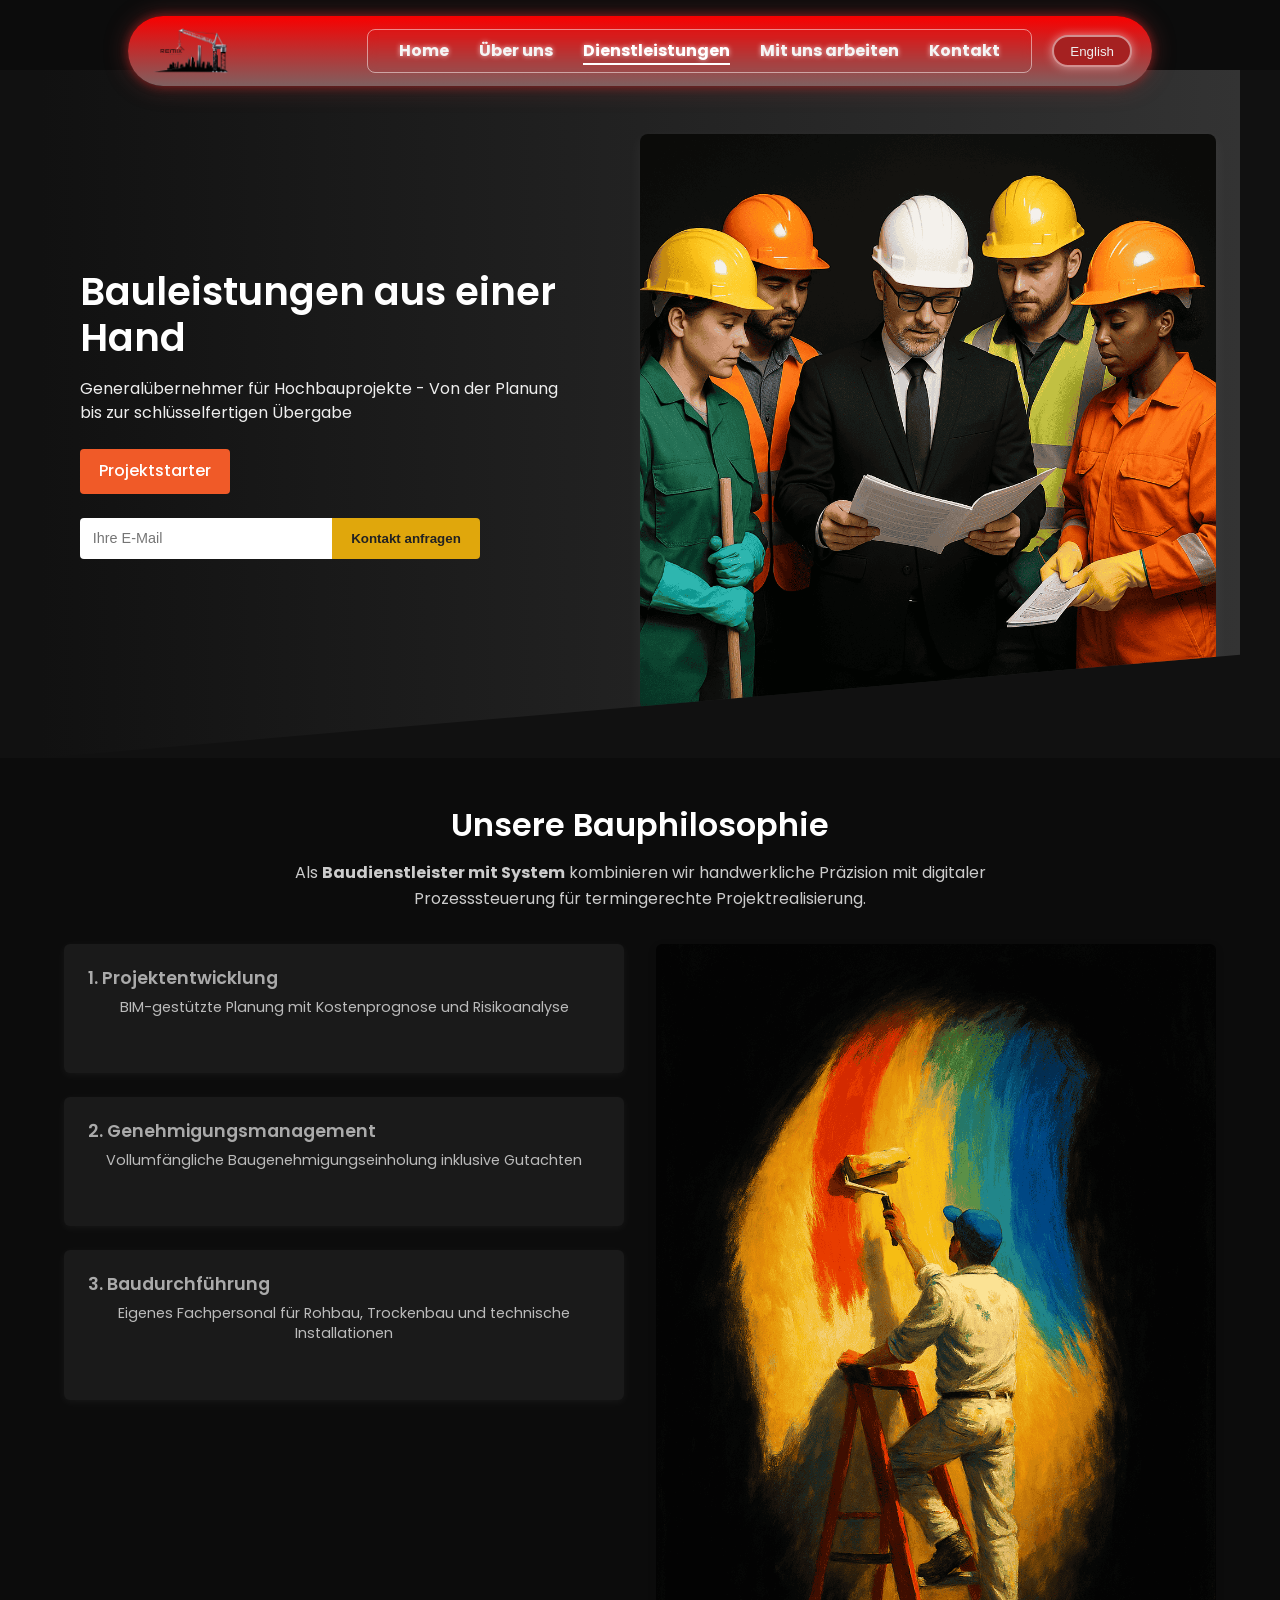
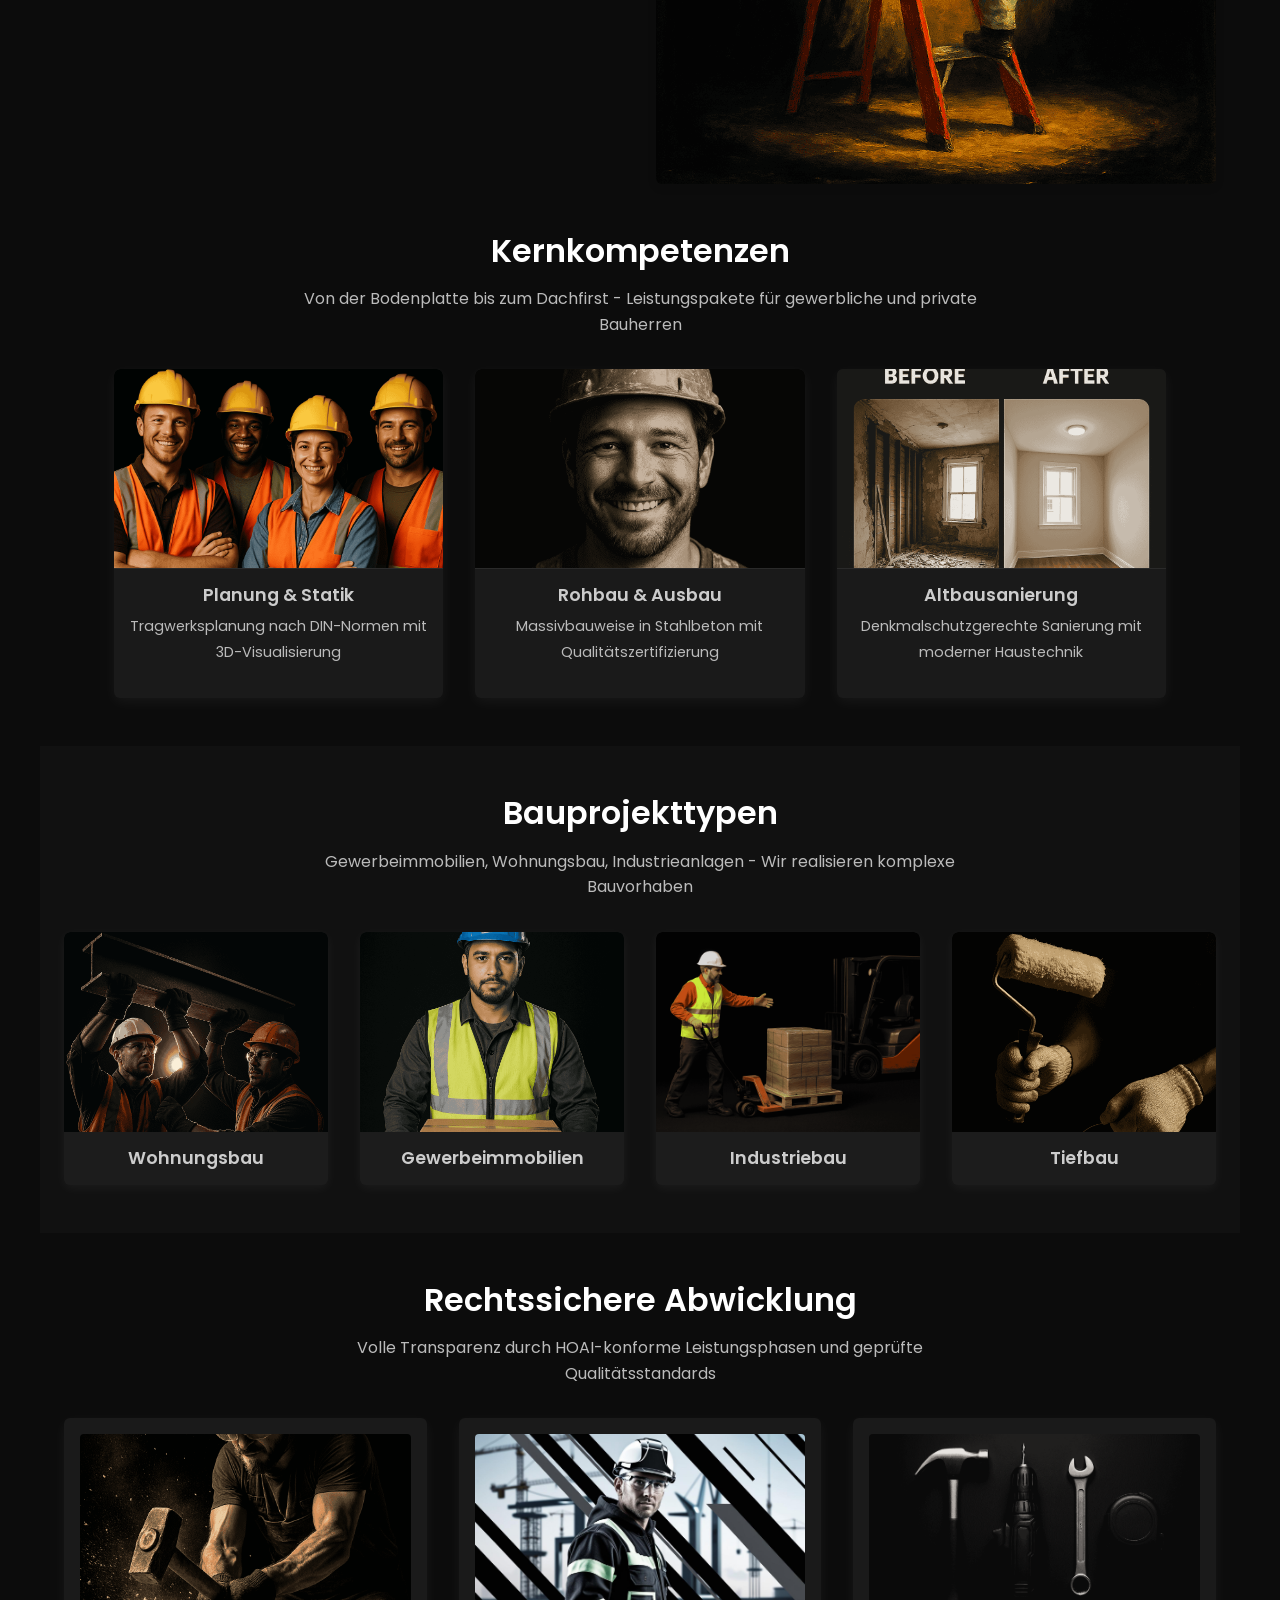
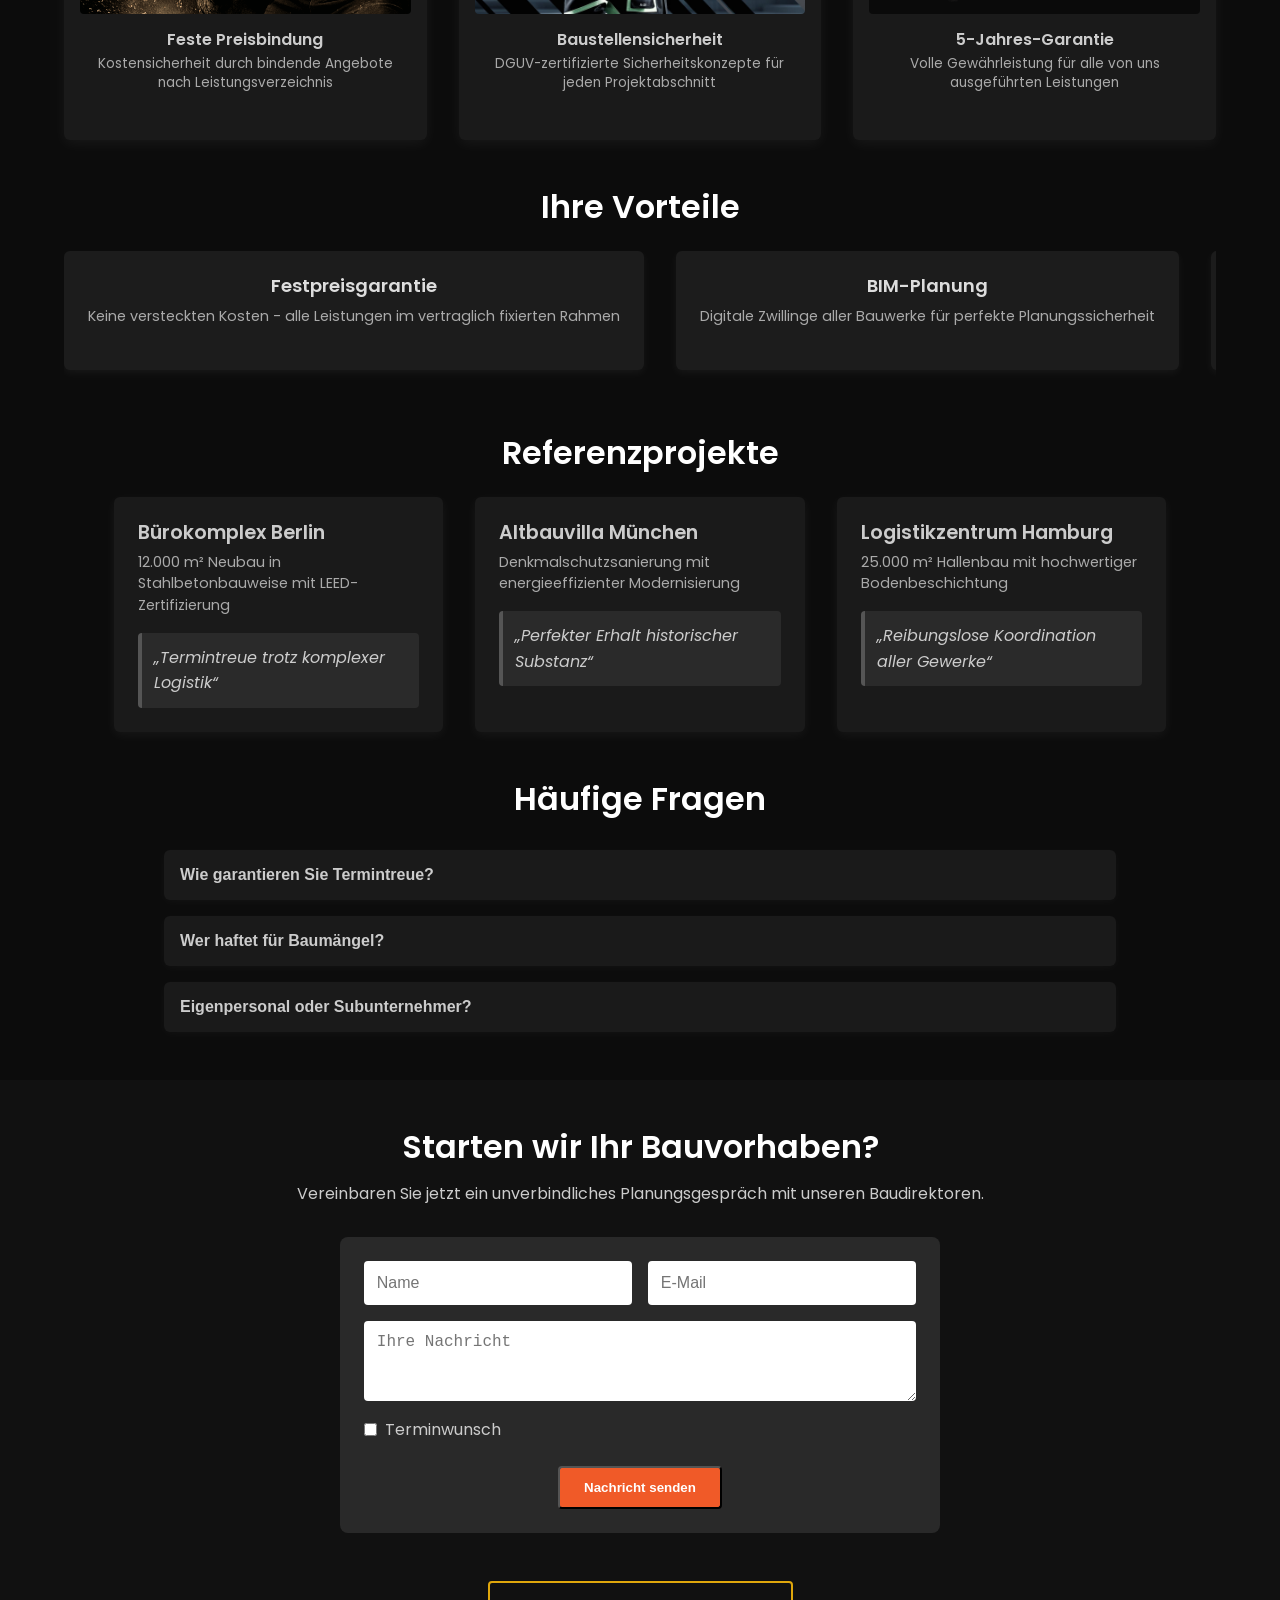
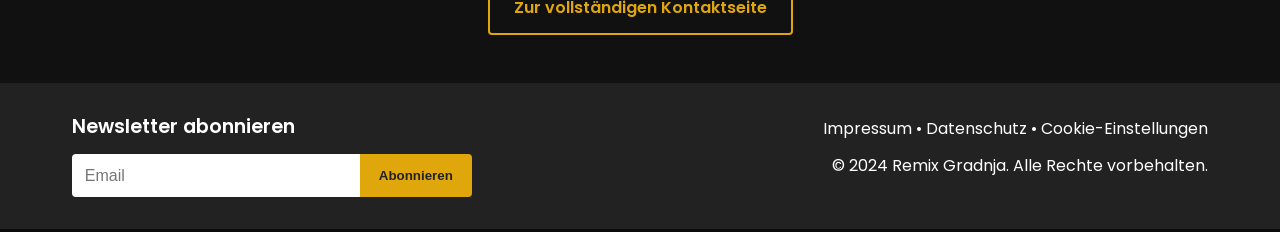
<file: dienstleistungen.html>
<!DOCTYPE html>
<html lang="de">
<head>
  <meta charset="UTF-8" />
  <title>Dienstleistungen – Remix Gradnja</title>
  <meta name="viewport" content="width=device-width, initial-scale=1.0" />

  <!-- Google Font -->
  <link
    href="https://fonts.googleapis.com/css2?family=Poppins:wght@400;500;700&display=swap"
    rel="stylesheet"
  />

  <!-- Design System - Core Styles -->
  <link rel="stylesheet" href="css/design-system.css" />
  
  <!-- Main CSS (replace with your actual CSS file) -->
  <link rel="stylesheet" href="css/dienstleistungen.css" />
</head>
<body>

  <!-- NEW NAVIGATION -->
  <header class="header">
    <div class="header-container">
      <div class="logo">
        <img src="assets/videos/logo33.png" alt="Remix Logo" />
      </div>
      
      <button class="mobile-toggle" id="menuToggle">
        <span></span>
        <span></span>
        <span></span>
      </button>
      
      <nav class="nav-menu" id="navMenu">
        <ul class="nav-list german">
          <li><a href="index.html">Home</a></li>
          <li><a href="uber-uns.html">Über uns</a></li>
          <li><a href="dienstleistungen.html" class="active">Dienstleistungen</a></li>
          <li><a href="arbeiten.html">Mit uns arbeiten</a></li>
          <li><a href="kontakt.html">Kontakt</a></li>
        </ul>
        
        <ul class="nav-list english hidden">
          <li><a href="index.html?lang=en">Home</a></li>
          <li><a href="uber-uns.html?lang=en">About Us</a></li>
          <li><a href="dienstleistungen.html?lang=en" class="active">Services</a></li>
          <li><a href="arbeiten.html?lang=en">Work With Us</a></li>
          <li><a href="kontakt.html?lang=en">Contact</a></li>
        </ul>
        
        <button id="toggleLang" class="lang-button">
          English
        </button>
      </nav>
    </div>
  </header>


  <!-- +++++++++++++++++++++++++++++++++++++++++++++++++++++++++++++
       GERMAN CONTENT
  +++++++++++++++++++++++++++++++++++++++++++++++++++++++++++++ -->
  <div class="german">
<section class="services-hero-de">
  <div class="hero-container">
    <div class="hero-text-block">
      <h1>Bauleistungen aus einer Hand</h1>
      <p>
        Generalübernehmer für Hochbauprojekte - 
        Von der Planung bis zur schlüsselfertigen Übergabe
      </p>
      <a href="#approachDe" class="hero-btn">Projektstarter</a>
      
      <!-- Quick contact form (German) -->
      <div class="hero-quick-contact">
        <form id="quick-contact-de" action="/send-email" method="POST" class="quick-form">
          <input type="hidden" name="language" value="de">
          <input type="hidden" name="hp" value="">
          <input type="email" name="email" placeholder="Ihre E-Mail" required>
          <button type="submit">Kontakt anfragen</button>
        </form>
      </div>
    </div>
    <div class="hero-angled-image">
      <img src="assets/new/wiht projecdt planning.png" alt="Moderne Baustelle" />
    </div>
  </div>
</section>

<!-- ========================= SECTION 2: OUR APPROACH ========================= -->
<section class="services-approach-de" id="approachDe">
  <div class="approach-de-inner">
    <h2>Unsere Bauphilosophie</h2>
    <p>
      Als <strong>Baudienstleister mit System</strong> kombinieren wir 
      handwerkliche Präzision mit digitaler Prozesssteuerung 
      für termingerechte Projektrealisierung.
    </p>
    <div class="approach-split">
      <div class="approach-steps">
        <div class="step-box">
          <h3>1. Projektentwicklung</h3>
          <p>
            BIM-gestützte Planung mit Kostenprognose 
            und Risikoanalyse
          </p>
        </div>
        <div class="step-box">
          <h3>2. Genehmigungsmanagement</h3>
          <p>
            Vollumfängliche Baugenehmigungseinholung 
            inklusive Gutachten
          </p>
        </div>
        <div class="step-box">
          <h3>3. Baudurchführung</h3>
          <p>
            Eigenes Fachpersonal für Rohbau, 
            Trockenbau und technische Installationen
          </p>
        </div>
      </div>
      <div class="approach-visual">
        <img src="assets/new/paint.png" alt="BIM Planung" />
      </div>
    </div>
  </div>
</section>

<!-- ===================================== SECTION 3: KEY SERVICES GRID ===================================== -->
<section class="key-services-de">
  <h2>Kernkompetenzen</h2>
  <p class="key-services-desc">
    Von der Bodenplatte bis zum Dachfirst - 
    Leistungspakete für gewerbliche und private Bauherren
  </p>
  <div class="key-services-grid">
    <div class="key-service-card">
      <img src="assets/new/fours consrtcution perople.png" alt="Bauplanung">
      <div class="card-content">
        <h3>Planung & Statik</h3>
        <p>
          Tragwerksplanung nach DIN-Normen mit 
          3D-Visualisierung
        </p>
      </div>
    </div>
    <div class="key-service-card">
      <img src="assets/new/worker.png" alt="Hochbau">
      <div class="card-content">
        <h3>Rohbau & Ausbau</h3>
        <p>
          Massivbauweise in Stahlbeton mit 
          Qualitätszertifizierung
        </p>
      </div>
    </div>
    <div class="key-service-card">
      <img src="assets/new/sanieriung before after iage.png" alt="Sanierung">
      <div class="card-content">
        <h3>Altbausanierung</h3>
        <p>
          Denkmalschutzgerechte Sanierung 
          mit moderner Haustechnik
        </p>
      </div>
    </div>
  </div>
</section>

<!-- ===================================================== SECTION 4: INDUSTRIES ===================================================== -->
<section class="industries-overview-de" id="industries-de">
  <h2>Bauprojekttypen</h2>
  <p>
    Gewerbeimmobilien, Wohnungsbau, Industrieanlagen - 
    Wir realisieren komplexe Bauvorhaben
  </p>
  <div class="industries-de-cards">
    <div class="industry-tile">
      <img src="assets/new/two constuction worker .png" alt="Wohnungsbau">
      <h3>Wohnungsbau</h3>
    </div>
    <div class="industry-tile">
      <img src="assets/new/losgisrtik er .png" alt="Gewerbeimmobilien">
      <h3>Gewerbeimmobilien</h3>
    </div>
    <div class="industry-tile">
      <img src="assets/new/logistik cperson.png" alt="Industriebau">
      <h3>Industriebau</h3>
    </div>
    <div class="industry-tile">
      <img src="assets/new/paintering tool.png" alt="Tiefbau">
      <h3>Tiefbau</h3>
    </div>
  </div>
</section>

<!-- ============================== SECTION 5: COMPLIANCE ============================== -->
<section class="compliance-de">
  <div class="compliance-content">
    <h2>Rechtssichere Abwicklung</h2>
    <p>
      Volle Transparenz durch HOAI-konforme Leistungsphasen 
      und geprüfte Qualitätsstandards
    </p>
    <div class="compliance-highlights">
      <div class="compliance-box">
        <img src="assets/new/construction worker wokring.png" alt="Verträge">
        <h3>Feste Preisbindung</h3>
        <p>
          Kostensicherheit durch bindende Angebote 
          nach Leistungsverzeichnis
        </p>
      </div>
      <div class="compliance-box">
        <img src="assets/img/29.jpg" alt="Sicherheit">
        <h3>Baustellensicherheit</h3>
        <p>
          DGUV-zertifizierte Sicherheitskonzepte 
          für jeden Projektabschnitt
        </p>
      </div>
      <div class="compliance-box">
        <img src="assets/new/constucntion material.png" alt="Garantie">
        <h3>5-Jahres-Garantie</h3>
        <p>
          Volle Gewährleistung für alle 
          von uns ausgeführten Leistungen
        </p>
      </div>
    </div>
  </div>
</section>

<!-- ============================================= SECTION 6: ADVANTAGES ============================================= -->
<section class="advantages-scroll-de">
  <h2>Ihre Vorteile</h2>
  <div class="advantages-scroll-wrapper">
    <div class="adv-slide">
      <h3>Festpreisgarantie</h3>
      <p>
        Keine versteckten Kosten - 
        alle Leistungen im vertraglich fixierten Rahmen
      </p>
    </div>
    <div class="adv-slide">
      <h3>BIM-Planung</h3>
      <p>
        Digitale Zwillinge aller Bauwerke 
        für perfekte Planungssicherheit
      </p>
    </div>
    <div class="adv-slide">
      <h3>Eigenes Fachpersonal</h3>
      <p>
        Geprüfte Fachkräfte mit 
        gewerkespezifischen Zertifizierungen
      </p>
    </div>
    <div class="adv-slide">
      <h3>Rohbau in Rekordzeit</h3>
      <p>
        Modernste Schalungstechnik für 
        schnellen Baufortschritt
      </p>
    </div>
  </div>
</section>

<!-- ============================= SECTION 7: CASE STUDIES ============================= -->
<section class="case-studies-de">
  <h2>Referenzprojekte</h2>
  <div class="case-de-wrapper">
    <div class="case-de-box">
      <h3>Bürokomplex Berlin</h3>
      <p>
        12.000 m² Neubau in Stahlbetonbauweise 
        mit LEED-Zertifizierung
      </p>
      <blockquote>„Termintreue trotz komplexer Logistik“</blockquote>
    </div>
    <div class="case-de-box">
      <h3>Altbauvilla München</h3>
      <p>
        Denkmalschutzsanierung mit 
        energieeffizienter Modernisierung
      </p>
      <blockquote>„Perfekter Erhalt historischer Substanz“</blockquote>
    </div>
    <div class="case-de-box">
      <h3>Logistikzentrum Hamburg</h3>
      <p>
        25.000 m² Hallenbau mit 
        hochwertiger Bodenbeschichtung
      </p>
      <blockquote>„Reibungslose Koordination aller Gewerke“</blockquote>
    </div>
  </div>
</section>

<!-- ======================== SECTION 8: FAQ ======================== -->
<section class="faq-accordion-de">
  <h2>Häufige Fragen</h2>
  <div class="faq-accordion-wrapper">
    <div class="faq-accordion-item">
      <button class="faq-accordion-question">
        Wie garantieren Sie Termintreue?
      </button>
      <div class="faq-accordion-answer">
        <p>
          Durch BIM-gestützte Bauzeitenplanung und 
          eigenes Fachpersonal halten wir 98% aller 
          Meilensteine ein.
        </p>
      </div>
    </div>
    <div class="faq-accordion-item">
      <button class="faq-accordion-question">
        Wer haftet für Baumängel?
      </button>
      <div class="faq-accordion-answer">
        <p>
          Wir übernehmen 5 Jahre Gewährleistung 
          für alle von uns ausgeführten Arbeiten.
        </p>
      </div>
    </div>
    <div class="faq-accordion-item">
      <button class="faq-accordion-question">
        Eigenpersonal oder Subunternehmer?
      </button>
      <div class="faq-accordion-answer">
        <p>
          80% der Arbeiten führen wir mit eigenem Personal aus - 
          bei Spezialgewerken nur zertifizierte Partner.
        </p>
      </div>
    </div>
  </div>
</section>

<!-- ========================= SECTION 9: FINAL CTA ========================= -->
<section class="final-cta-de">
  <div class="final-cta-inner">
    <h2>Starten wir Ihr Bauvorhaben?</h2>
    <p>
      Vereinbaren Sie jetzt ein unverbindliches 
      Planungsgespräch mit unseren Baudirektoren.
    </p>
    
    <!-- Extended contact form (German) -->
    <div class="cta-contact-form">
      <form id="cta-form-de" action="/send-email" method="POST">
        <input type="hidden" name="language" value="de">
        <input type="hidden" name="hp" value="">
        <div class="form-row">
          <input type="text" name="name" placeholder="Name" required>
          <input type="email" name="email" placeholder="E-Mail" required>
        </div>
        <div class="form-row">
          <textarea name="message" placeholder="Ihre Nachricht" rows="3" required></textarea>
        </div>
        <div class="form-row checkbox-row">
          <label>
            <input type="checkbox" name="wantsAppointment"> Terminwunsch
          </label>
          <div class="appointment-fields" style="display: none;">
            <input type="date" name="terminDate">
            <input type="time" name="terminTime">
          </div>
        </div>
        <button type="submit" class="cta-btn">Nachricht senden</button>
      </form>
    </div>
    
    <a href="kontakt.html#name" class="cta-btn secondary">Zur vollständigen Kontaktseite</a>
  </div>
</section>

  </div><!-- END .german -->


  <!-- +++++++++++++++++++++++++++++++++++++++++++++++++++++++++++++
       ENGLISH CONTENT
  +++++++++++++++++++++++++++++++++++++++++++++++++++++++++++++ -->
  <div class="english hidden">

    <!-- ==========================
         SECTION 1: ANGLED HERO (EN)
    ========================== -->
    <section class="services-hero-en">
      <div class="hero-container">
        <!-- Left text block -->
        <div class="hero-text-block">
          <h1>Services</h1>
          <p>
            Innovative outsourcing solutions,
            free from the hassles of labor leasing.
          </p>
          <a href="#approachEn" class="hero-btn">Learn More</a>
          
          <!-- Quick contact form (English) -->
          <div class="hero-quick-contact">
            <form id="quick-contact-en" action="/send-email" method="POST" class="quick-form">
              <input type="hidden" name="language" value="en">
              <input type="hidden" name="hp" value="">
              <input type="email" name="email" placeholder="Your Email" required>
              <button type="submit">Request Info</button>
            </form>
          </div>
        </div>
        <!-- Right angled image/graphic -->
        <div class="hero-angled-image">
          <img src="assets/new/wiht projecdt planning.png" alt="Service Hero" />
        </div>
      </div>
    </section>

    <!-- ==============================
         SECTION 2: OUR APPROACH (EN)
    ============================== -->
    <section class="services-approach-en" id="approachEn">
      <div class="approach-en-inner">
        <h2>Our Approach</h2>
        <p>
          We rely on <strong>service contracts</strong>, 
          not temp staffing. 
          Our teams remain employed by us, 
          delivering flexible, fully-managed support 
          with maximum legal clarity.
        </p>
        <!-- A diagonal split layout -->
        <div class="approach-split">
          <!-- Left column: text steps -->
          <div class="approach-steps">
            <div class="step-box">
              <h3>1. Consultation</h3>
              <p>
                We'll identify which roles or tasks you'd like to outsource 
                – from hospitality to office reception, logistics, or beyond.
              </p>
            </div>
            <div class="step-box">
              <h3>2. Service Agreement</h3>
              <p>
                Our staff remains on our payroll. 
                No temp leasing or shared liability – 
                a simple, secure setup.
              </p>
            </div>
            <div class="step-box">
              <h3>3. Execution & Quality</h3>
              <p>
                We handle training, scheduling, 
                and ongoing quality checks, 
                letting you focus on your core business.
              </p>
            </div>
          </div>
          <!-- Right column: image or video -->
          <div class="approach-visual">
            <img src="assets/new/paint.png" alt="Approach Visual" />
          </div>
        </div>
      </div>
    </section>

    <!-- =====================================
         SECTION 3: KEY SERVICES GRID (EN)
    ===================================== -->
    <section class="key-services-en">
      <h2>Core Services</h2>
      <p class="key-services-desc">
        Whether back office, reception, construction helpers, 
        or IT support – our specialists take on diverse roles 
        while you stay free from staffing worries.
      </p>
      <div class="key-services-grid">
        <!-- Card 1 -->
        <div class="key-service-card">
          <img src="assets/new/fours consrtcution perople.png" alt="Consulting">
          <div class="card-content">
            <h3>Planning & Structural Engineering</h3>
            <p>
              Structural planning according to DIN standards
              with 3D visualization
            </p>
          </div>
        </div>
        <!-- Card 2 -->
        <div class="key-service-card">
          <img src="assets/new/worker.png" alt="Outsourcing">
          <div class="card-content">
            <h3>Shell & Interior Construction</h3>
            <p>
              Solid construction in reinforced concrete
              with quality certification
            </p>
          </div>
        </div>
        <!-- Card 3 -->
        <div class="key-service-card">
          <img src="assets/new/sanieriung before after iage.png" alt="Quality Assurance">
          <div class="card-content">
            <h3>Historic Building Renovation</h3>
            <p>
              Heritage-compliant renovation
              with modern building technology
            </p>
          </div>
        </div>
      </div>
    </section>

    <!-- ============================
         SECTION 4: INDUSTRIES (EN)
    ============================ -->
    <section class="industries-overview-en" id="industries-en">
      <h2>Industries & Sectors</h2>
      <p>
        From construction & logistics to hospitality 
        and admin support, we place the right experts 
        where you need them.
      </p>
      <div class="industries-en-cards">
        <div class="industry-tile">
          <img src="assets/new/two constuction worker .png" alt="Construction & Logistics">
          <h3>Construction & Logistics</h3>
        </div>
        <div class="industry-tile">
          <img src="assets/new/losgisrtik er .png" alt="Hospitality">
          <h3>Hospitality & Hotels</h3>
        </div>
        <div class="industry-tile">
          <img src="assets/new/logistik cperson.png" alt="Office">
          <h3>Office & Reception</h3>
        </div>
        <div class="industry-tile">
          <img src="assets/new/paintering tool.png" alt="Others">
          <h3>And More…</h3>
        </div>
      </div>
    </section>

    <!-- =======================
         SECTION 5: COMPLIANCE (EN)
    ======================= -->
    <section class="compliance-en">
      <div class="compliance-content">
        <h2>Legal Compliance</h2>
        <p>
          A clear service agreement keeps you 
          safe from misclassification and 
          staff leasing complexities.
        </p>
        <div class="compliance-highlights">
          <div class="compliance-box">
            <img src="assets/new/construction worker wokring.png" alt="Contracts">
            <h3>Well-Defined Terms</h3>
            <p>Roles & responsibilities are clearly documented.</p>
          </div>
          <div class="compliance-box">
            <img src="assets/img/29.jpg" alt="Safety">
            <h3>Fully Employed Staff</h3>
            <p>We handle payroll and taxes, 
               so there's no burden on you.</p>
          </div>
          <div class="compliance-box">
            <img src="assets/new/constucntion material.png" alt="Guarantee">
            <h3>Liability & Security</h3>
            <p>
              Safety, quality issues, or damages – 
              we take responsibility.
            </p>
          </div>
        </div>
      </div>
    </section>

    <!-- =======================================
         SECTION 6: ADVANTAGES in Horizontal Scroll (EN)
    ======================================= -->
    <section class="advantages-scroll-en">
      <h2>Your Benefits</h2>
      <div class="advantages-scroll-wrapper">
        <div class="adv-slide">
          <h3>Fast Onboarding</h3>
          <p>We can quickly ramp up once we have your requirements.</p>
        </div>
        <div class="adv-slide">
          <h3>No Staffing Hassles</h3>
          <p>All HR, payroll, and admin tasks remain on our side.</p>
        </div>
        <div class="adv-slide">
          <h3>Quality Guaranteed</h3>
          <p>We regularly train our teams, ensuring consistent excellence.</p>
        </div>
        <div class="adv-slide">
          <h3>Scalable Resources</h3>
          <p>Scale up or down as your demands shift, without extra complications.</p>
        </div>
      </div>
    </section>

    <!-- =========================
         SECTION 7: CASE STUDIES (EN)
    ========================= -->
    <section class="case-studies-en">
      <h2>Success Stories</h2>
      <div class="case-en-wrapper">
        <!-- Case 1 -->
        <div class="case-en-box">
          <h3>Historic Renovation</h3>
          <p>
            From stripping walls to final touch-ups, 
            our service team handled it all, 
            streamlining the entire project.
          </p>
          <blockquote>"We never knew outsourcing could be so effective."</blockquote>
        </div>
        <!-- Case 2 -->
        <div class="case-en-box">
          <h3>Cleaning & Sanitation</h3>
          <p>
            A dedicated crew kept a large office complex spotless, 
            boosting employee satisfaction and cutting overhead costs.
          </p>
          <blockquote>"One less thing to worry about in our daily operations."</blockquote>
        </div>
        <!-- Case 3 -->
        <div class="case-en-box">
          <h3>Efficient Logistics</h3>
          <p>
            Our specialists optimized goods receiving 
            and shipping, reducing errors and speeding deliveries.
          </p>
          <blockquote>"A noticeable improvement in turnaround times."</blockquote>
        </div>
      </div>
    </section>

    <!-- ========================
         SECTION 8: FAQ (EN)
    ======================== -->
    <section class="faq-accordion-en">
      <h2>FAQ</h2>
      <div class="faq-accordion-wrapper">
        <div class="faq-accordion-item">
          <button class="faq-accordion-question">
            How is this different from temp agencies?
          </button>
          <div class="faq-accordion-answer">
            <p>
              We operate under a direct service contract. 
              Our staff remain employed by us, 
              removing any leasing complexities.
            </p>
          </div>
        </div>
        <div class="faq-accordion-item">
          <button class="faq-accordion-question">
            Any risk of misclassification?
          </button>
          <div class="faq-accordion-answer">
            <p>
              No – our workforce is fully employed and insured within our company, 
              so you don't assume liability.
            </p>
          </div>
        </div>
        <div class="faq-accordion-item">
          <button class="faq-accordion-question">
            Can we hire your staff later?
          </button>
          <div class="faq-accordion-answer">
            <p>
              Absolutely. We're happy to discuss transitions 
              if you wish to bring certain professionals into your own team.
            </p>
          </div>
        </div>
      </div>
    </section>

    <!-- =========================
         SECTION 9: FINAL CTA (EN)
    ========================= -->
    <section class="final-cta-en">
      <div class="final-cta-inner">
        <h2>Ready to Outsource?</h2>
        <p>
          Drop us your inquiry, and we'll build a 
          tailored solution for your operational needs.
        </p>
        
        <!-- Extended contact form (English) -->
        <div class="cta-contact-form">
          <form id="cta-form-en" action="/send-email" method="POST">
            <input type="hidden" name="language" value="en">
            <input type="hidden" name="hp" value="">
            <div class="form-row">
              <input type="text" name="name" placeholder="Name" required>
              <input type="email" name="email" placeholder="Email" required>
            </div>
            <div class="form-row">
              <textarea name="message" placeholder="Your Message" rows="3" required></textarea>
            </div>
            <div class="form-row checkbox-row">
              <label>
                <input type="checkbox" name="wantsAppointment"> Schedule Appointment
              </label>
              <div class="appointment-fields" style="display: none;">
                <input type="date" name="terminDate">
                <input type="time" name="terminTime">
              </div>
            </div>
            <button type="submit" class="cta-btn">Send Message</button>
          </form>
        </div>
        
        <a href="kontakt.html?lang=en#name-en" class="cta-btn secondary">Go to Full Contact Page</a>
      </div>
    </section>

  </div><!-- END .english -->


  <!-- ========== FOOTER (SAME FOR BOTH LANGS) ========== -->
  <footer class="footer">
    <div class="footer-content">
      <div class="footer-newsletter">
        <h4 class="german">Newsletter abonnieren</h4>
        <h4 class="english hidden">Subscribe to Newsletter</h4>
        <form id="subscribe-form" action="/subscribe" method="POST">
          <input type="email" name="email" placeholder="Email" required>
          <input type="hidden" name="language" id="language-field" value="de">
          <button type="submit">
            <span class="german">Abonnieren</span>
            <span class="english hidden">Subscribe</span>
          </button>
        </form>
      </div>
      <div class="footer-links">
        <p>Impressum &bull; Datenschutz &bull; Cookie-Einstellungen</p>
        <p>&copy; 2024 Remix Gradnja. Alle Rechte vorbehalten.</p>
      </div>
    </div>
  </footer>


  <!-- OPTIONAL: Link to your JS for toggles, etc. -->
  <script src="js/dienstleistungen.js"></script>
  <script>
    // MOBILE NAV TOGGLE
    const mobileToggle = document.getElementById('mobileToggle');
    const navbarMenu = document.getElementById('navbarMenu');
    mobileToggle.addEventListener('click', () => {
      navbarMenu.classList.toggle('nav-open');
    });

    // LANGUAGE TOGGLE
    const langBtn = document.getElementById('toggleLang');
    const germanDivs = document.querySelectorAll('.german');
    const englishDivs = document.querySelectorAll('.english');
    let isGerman = true;

    // Check URL for language preference
    const urlParams = new URLSearchParams(window.location.search);
    if (urlParams.get('lang') === 'en') {
      isGerman = false;
      germanDivs.forEach(el => el.classList.toggle('hidden', !isGerman));
      englishDivs.forEach(el => el.classList.toggle('hidden', isGerman));
      langBtn.textContent = isGerman ? 'English' : 'Deutsch';
      document.getElementById('language-field').value = 'en';
    }

    langBtn.addEventListener('click', () => {
      isGerman = !isGerman;
      germanDivs.forEach(el => el.classList.toggle('hidden', !isGerman));
      englishDivs.forEach(el => el.classList.toggle('hidden', isGerman));
      langBtn.textContent = isGerman ? 'English' : 'Deutsch';
      
      // Update the language field in the newsletter form
      document.getElementById('language-field').value = isGerman ? 'de' : 'en';
    });

    // Handle CTA buttons to direct to contact form
    document.addEventListener('DOMContentLoaded', function() {
      // German CTA
      const germanCta = document.querySelector('.final-cta-de .cta-btn');
      if (germanCta) {
        germanCta.addEventListener('click', function(e) {
          // Going to kontakt.html#name anchor with language parameter
          window.location.href = 'kontakt.html#name';
        });
      }

      // English CTA
      const englishCta = document.querySelector('.final-cta-en .cta-btn');
      if (englishCta) {
        englishCta.addEventListener('click', function(e) {
          // Going to kontakt.html#name-en anchor with language parameter
          window.location.href = 'kontakt.html?lang=en#name-en';
        });
      }

      // Handle the hero button
      const heroBtn = document.querySelector('.hero-btn');
      if (heroBtn) {
        heroBtn.addEventListener('click', function(e) {
          // Scrolls to the specified section
          const targetId = this.getAttribute('href').substring(1);
          const targetElement = document.getElementById(targetId);
          if (targetElement) {
            e.preventDefault();
            targetElement.scrollIntoView({ behavior: 'smooth' });
          }
        });
      }

      // Newsletter form submission
      const subscribeForm = document.getElementById('subscribe-form');
      if (subscribeForm) {
        subscribeForm.addEventListener('submit', function(e) {
          // Form will submit normally to the /subscribe endpoint
          // The server will handle the redirect to the thank you page
        });
      }
    });
  </script>

</body>
</html>
</file>
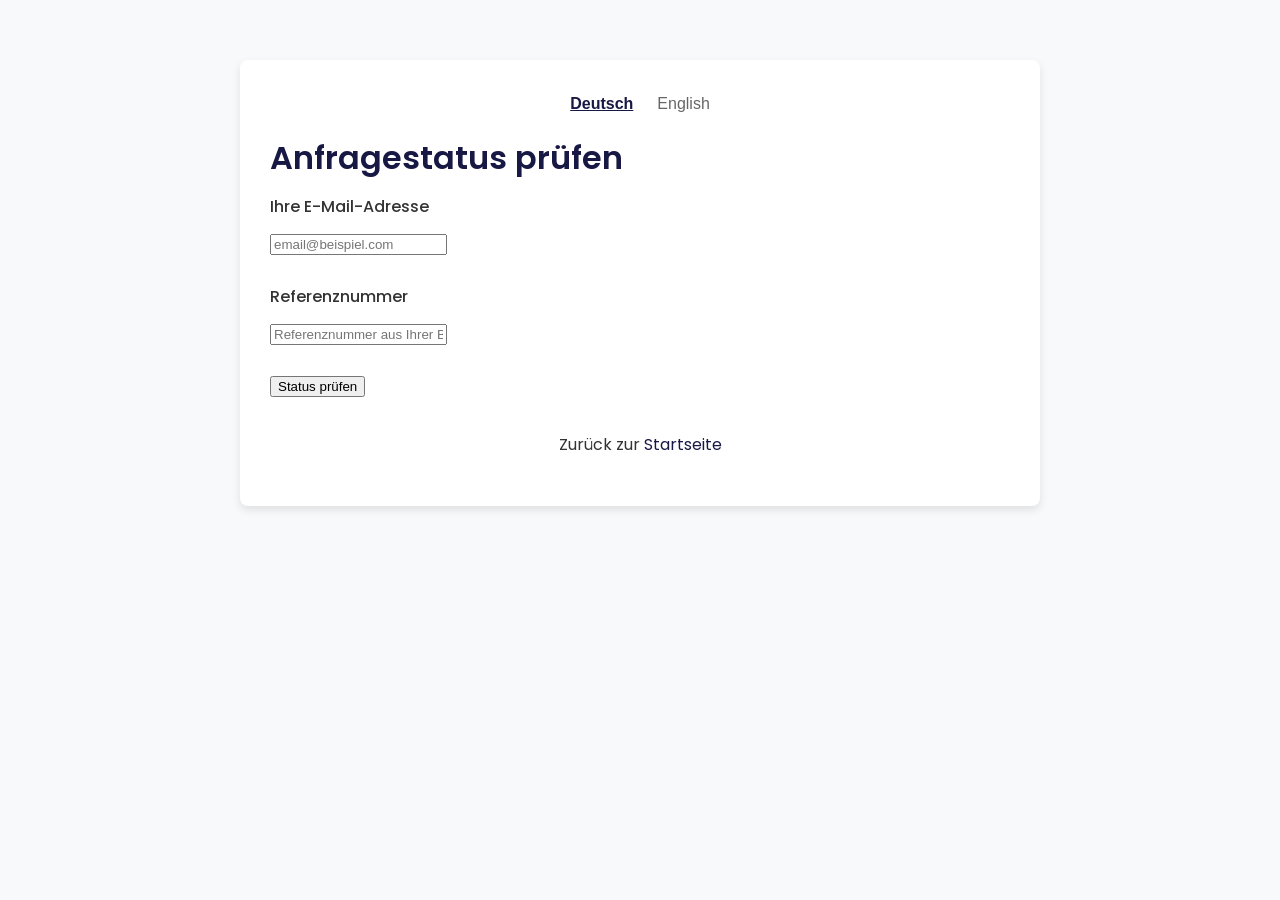
<file: status.html>
<!DOCTYPE html>
<html lang="en">
<head>
  <meta charset="UTF-8">
  <meta name="viewport" content="width=device-width, initial-scale=1.0">
  <title>Check Your Inquiry Status – Job Werke d.o.o.</title>
  
  <!-- Google Font -->
  <link href="https://fonts.googleapis.com/css2?family=Poppins:wght@400;500;600;700&display=swap" rel="stylesheet">
  
  <!-- Design System - Core Styles -->
  <link rel="stylesheet" href="css/design-system.css" />
  
  <style>
    .container {
      max-width: 800px;
      margin: 40px auto;
      padding: 20px;
    }
    
    .status-card {
      background-color: var(--bg-card);
      border-radius: var(--radius-md);
      box-shadow: var(--shadow-md);
      padding: 30px;
    }
    
    .language-toggle {
      text-align: center;
      margin-bottom: 20px;
    }
    
    .lang-btn {
      background: none;
      border: none;
      color: var(--text-medium);
      cursor: pointer;
      font-size: 16px;
      padding: 5px 10px;
      transition: color var(--transition-base);
    }
    
    .lang-btn.active {
      color: var(--primary);
      font-weight: bold;
      text-decoration: underline;
    }
    
    .result {
      margin-top: 30px;
      display: none;
    }
    
    .result.active {
      display: block;
    }
    
    .result-card {
      background-color: var(--bg-light);
      border-radius: var(--radius-sm);
      padding: 20px;
      margin-top: 20px;
    }
    
    .result-heading {
      font-size: 18px;
      font-weight: 600;
      margin-bottom: 15px;
      display: flex;
      align-items: center;
      justify-content: space-between;
    }
    
    .detail-row {
      display: flex;
      margin-bottom: 8px;
    }
    
    .detail-label {
      width: 40%;
      font-weight: 500;
    }
    
    .detail-value {
      width: 60%;
    }
    
    .appointment-box {
      background-color: var(--accent);
      color: #333;
      padding: 15px;
      border-radius: var(--radius-sm);
      margin-top: 15px;
    }
    
    .appointment-box h3 {
      margin-bottom: 10px;
    }
    
    .error-message {
      color: var(--error);
      margin-top: 15px;
      text-align: center;
      display: none;
    }
    
    .footer {
      margin-top: 30px;
      text-align: center;
    }
  </style>
</head>
<body>
  <div class="container">
    <div class="status-card">
      <!-- Language Toggle -->
      <div class="language-toggle">
        <button id="de-lang" class="lang-btn active">Deutsch</button>
        <button id="en-lang" class="lang-btn">English</button>
      </div>
      
      <!-- German Content -->
      <div id="german-content">
        <h1>Anfragestatus prüfen</h1>
        
        <!-- Form -->
        <form id="status-form-de">
          <div class="form-group">
            <label for="email-de">Ihre E-Mail-Adresse</label>
            <input type="email" id="email-de" name="email" required placeholder="email@beispiel.com">
          </div>
          
          <div class="form-group">
            <label for="ref-id-de">Referenznummer</label>
            <input type="text" id="ref-id-de" name="id" required placeholder="Referenznummer aus Ihrer Bestätigungs-E-Mail">
          </div>
          
          <button type="submit" class="btn">Status prüfen</button>
        </form>
        
        <!-- Error Message -->
        <div class="error-message" id="error-de">
          Wir konnten keine Anfrage mit diesen Daten finden. Bitte überprüfen Sie Ihre E-Mail-Adresse und Referenznummer.
        </div>
        
        <!-- Results Section -->
        <div class="result" id="result-de">
          <h2>Ihre Anfrage</h2>
          
          <div class="result-card">
            <div class="result-heading">
              Status: <span id="status-badge-de" class="status-badge status-pending">In Bearbeitung</span>
            </div>
            
            <div class="detail-row">
              <div class="detail-label">Name:</div>
              <div class="detail-value" id="name-de"></div>
            </div>
            
            <div class="detail-row">
              <div class="detail-label">E-Mail:</div>
              <div class="detail-value" id="email-display-de"></div>
            </div>
            
            <div class="detail-row">
              <div class="detail-label">Anfragedatum:</div>
              <div class="detail-value" id="date-de"></div>
            </div>
            
            <div class="detail-row" id="last-updated-row-de" style="display: none;">
              <div class="detail-label">Letzte Aktualisierung:</div>
              <div class="detail-value" id="last-updated-de"></div>
            </div>
            
            <div class="detail-row" id="message-preview-row-de" style="display: none;">
              <div class="detail-label">Ihre Nachricht:</div>
              <div class="detail-value" id="message-preview-de"></div>
            </div>
            
            <!-- Appointment Box (conditional) -->
            <div class="appointment-box hidden" id="appointment-box-de">
              <h3>Termindetails</h3>
              <div class="detail-row">
                <div class="detail-label">Datum:</div>
                <div class="detail-value" id="appointment-date-de"></div>
              </div>
              <div class="detail-row">
                <div class="detail-label">Uhrzeit:</div>
                <div class="detail-value" id="appointment-time-de"></div>
              </div>
            </div>
          </div>
        </div>
      </div>
      
      <!-- English Content -->
      <div id="english-content" class="hidden">
        <h1>Check Inquiry Status</h1>
        
        <!-- Form -->
        <form id="status-form-en">
          <div class="form-group">
            <label for="email-en">Your Email Address</label>
            <input type="email" id="email-en" name="email" required placeholder="email@example.com">
          </div>
          
          <div class="form-group">
            <label for="ref-id-en">Reference Number</label>
            <input type="text" id="ref-id-en" name="id" required placeholder="Reference number from your confirmation email">
          </div>
          
          <button type="submit" class="btn">Check Status</button>
        </form>
        
        <!-- Error Message -->
        <div class="error-message" id="error-en">
          We couldn't find an inquiry with this information. Please verify your email and reference number.
        </div>
        
        <!-- Results Section -->
        <div class="result" id="result-en">
          <h2>Your Inquiry</h2>
          
          <div class="result-card">
            <div class="result-heading">
              Status: <span id="status-badge-en" class="status-badge status-pending">Pending</span>
            </div>
            
            <div class="detail-row">
              <div class="detail-label">Name:</div>
              <div class="detail-value" id="name-en"></div>
            </div>
            
            <div class="detail-row">
              <div class="detail-label">Email:</div>
              <div class="detail-value" id="email-display-en"></div>
            </div>
            
            <div class="detail-row">
              <div class="detail-label">Inquiry Date:</div>
              <div class="detail-value" id="date-en"></div>
            </div>
            
            <div class="detail-row" id="last-updated-row-en" style="display: none;">
              <div class="detail-label">Last Updated:</div>
              <div class="detail-value" id="last-updated-en"></div>
            </div>
            
            <div class="detail-row" id="message-preview-row-en" style="display: none;">
              <div class="detail-label">Your Message:</div>
              <div class="detail-value" id="message-preview-en"></div>
            </div>
            
            <!-- Appointment Box (conditional) -->
            <div class="appointment-box hidden" id="appointment-box-en">
              <h3>Appointment Details</h3>
              <div class="detail-row">
                <div class="detail-label">Date:</div>
                <div class="detail-value" id="appointment-date-en"></div>
              </div>
              <div class="detail-row">
                <div class="detail-label">Time:</div>
                <div class="detail-value" id="appointment-time-en"></div>
              </div>
            </div>
          </div>
        </div>
      </div>
      
      <!-- Footer -->
      <div class="footer">
        <p id="footer-de">Zurück zur <a href="index.html">Startseite</a></p>
        <p id="footer-en" class="hidden">Back to <a href="index.html?lang=en">Homepage</a></p>
      </div>
    </div>
  </div>
  
  <script>
    // Language Toggle
    const deLangBtn = document.getElementById('de-lang');
    const enLangBtn = document.getElementById('en-lang');
    const germanContent = document.getElementById('german-content');
    const englishContent = document.getElementById('english-content');
    const footerDe = document.getElementById('footer-de');
    const footerEn = document.getElementById('footer-en');
    
    deLangBtn.addEventListener('click', () => {
      deLangBtn.classList.add('active');
      enLangBtn.classList.remove('active');
      germanContent.classList.remove('hidden');
      englishContent.classList.add('hidden');
      footerDe.classList.remove('hidden');
      footerEn.classList.add('hidden');
    });
    
    enLangBtn.addEventListener('click', () => {
      enLangBtn.classList.add('active');
      deLangBtn.classList.remove('active');
      englishContent.classList.remove('hidden');
      germanContent.classList.add('hidden');
      footerEn.classList.remove('hidden');
      footerDe.classList.add('hidden');
    });
    
    // Check URL for language parameter
    const urlParams = new URLSearchParams(window.location.search);
    if (urlParams.get('lang') === 'en') {
      enLangBtn.click();
    }
    
    // Form handling - German
    const statusFormDe = document.getElementById('status-form-de');
    const resultDe = document.getElementById('result-de');
    const errorDe = document.getElementById('error-de');
    
    statusFormDe.addEventListener('submit', async function(e) {
      e.preventDefault();
      
      const email = document.getElementById('email-de').value;
      const id = document.getElementById('ref-id-de').value;
      
      resultDe.classList.remove('active');
      errorDe.style.display = 'none';
      
      try {
        const response = await fetch(`/check-status?email=${encodeURIComponent(email)}&id=${encodeURIComponent(id)}`);
        const data = await response.json();
        
        if (!response.ok || !data.success) {
          errorDe.style.display = 'block';
          return;
        }
        
        // Display the result
        document.getElementById('name-de').textContent = data.data.name;
        document.getElementById('email-display-de').textContent = data.data.email;
        document.getElementById('date-de').textContent = data.data.createdAt;
        
        // Display last updated date if available
        const lastUpdatedRow = document.getElementById('last-updated-row-de');
        if (data.data.lastUpdated) {
          document.getElementById('last-updated-de').textContent = data.data.lastUpdated;
          lastUpdatedRow.style.display = 'flex';
        } else {
          lastUpdatedRow.style.display = 'none';
        }
        
        // Display message preview if available
        const messagePreviewRow = document.getElementById('message-preview-row-de');
        if (data.data.messagePreview) {
          document.getElementById('message-preview-de').textContent = data.data.messagePreview;
          messagePreviewRow.style.display = 'flex';
        } else {
          messagePreviewRow.style.display = 'none';
        }
        
        // Update status badge
        const statusBadge = document.getElementById('status-badge-de');
        statusBadge.textContent = data.data.statusText;
        statusBadge.className = 'status-badge';
        
        if (data.data.status === 'confirmed') {
          statusBadge.classList.add('status-confirmed');
        } else if (data.data.status === 'canceled') {
          statusBadge.classList.add('status-canceled');
        } else {
          statusBadge.classList.add('status-pending');
        }
        
        // Show appointment details if available
        const appointmentBox = document.getElementById('appointment-box-de');
        if (data.data.hasAppointment) {
          document.getElementById('appointment-date-de').textContent = data.data.appointmentDateTime.date;
          document.getElementById('appointment-time-de').textContent = data.data.appointmentDateTime.time;
          appointmentBox.classList.remove('hidden');
        } else {
          appointmentBox.classList.add('hidden');
        }
        
        resultDe.classList.add('active');
      } catch (error) {
        console.error('Error checking status:', error);
        errorDe.style.display = 'block';
      }
    });
    
    // Form handling - English
    const statusFormEn = document.getElementById('status-form-en');
    const resultEn = document.getElementById('result-en');
    const errorEn = document.getElementById('error-en');
    
    statusFormEn.addEventListener('submit', async function(e) {
      e.preventDefault();
      
      const email = document.getElementById('email-en').value;
      const id = document.getElementById('ref-id-en').value;
      
      resultEn.classList.remove('active');
      errorEn.style.display = 'none';
      
      try {
        const response = await fetch(`/check-status?email=${encodeURIComponent(email)}&id=${encodeURIComponent(id)}`);
        const data = await response.json();
        
        if (!response.ok || !data.success) {
          errorEn.style.display = 'block';
          return;
        }
        
        // Display the result
        document.getElementById('name-en').textContent = data.data.name;
        document.getElementById('email-display-en').textContent = data.data.email;
        document.getElementById('date-en').textContent = data.data.createdAt;
        
        // Display last updated date if available
        const lastUpdatedRow = document.getElementById('last-updated-row-en');
        if (data.data.lastUpdated) {
          document.getElementById('last-updated-en').textContent = data.data.lastUpdated;
          lastUpdatedRow.style.display = 'flex';
        } else {
          lastUpdatedRow.style.display = 'none';
        }
        
        // Display message preview if available
        const messagePreviewRow = document.getElementById('message-preview-row-en');
        if (data.data.messagePreview) {
          document.getElementById('message-preview-en').textContent = data.data.messagePreview;
          messagePreviewRow.style.display = 'flex';
        } else {
          messagePreviewRow.style.display = 'none';
        }
        
        // Update status badge
        const statusBadge = document.getElementById('status-badge-en');
        statusBadge.textContent = data.data.statusText;
        statusBadge.className = 'status-badge';
        
        if (data.data.status === 'confirmed') {
          statusBadge.classList.add('status-confirmed');
        } else if (data.data.status === 'canceled') {
          statusBadge.classList.add('status-canceled');
        } else {
          statusBadge.classList.add('status-pending');
        }
        
        // Show appointment details if available
        const appointmentBox = document.getElementById('appointment-box-en');
        if (data.data.hasAppointment) {
          document.getElementById('appointment-date-en').textContent = data.data.appointmentDateTime.date;
          document.getElementById('appointment-time-en').textContent = data.data.appointmentDateTime.time;
          appointmentBox.classList.remove('hidden');
        } else {
          appointmentBox.classList.add('hidden');
        }
        
        resultEn.classList.add('active');
      } catch (error) {
        console.error('Error checking status:', error);
        errorEn.style.display = 'block';
      }
    });
  </script>
</body>
</html>
</file>
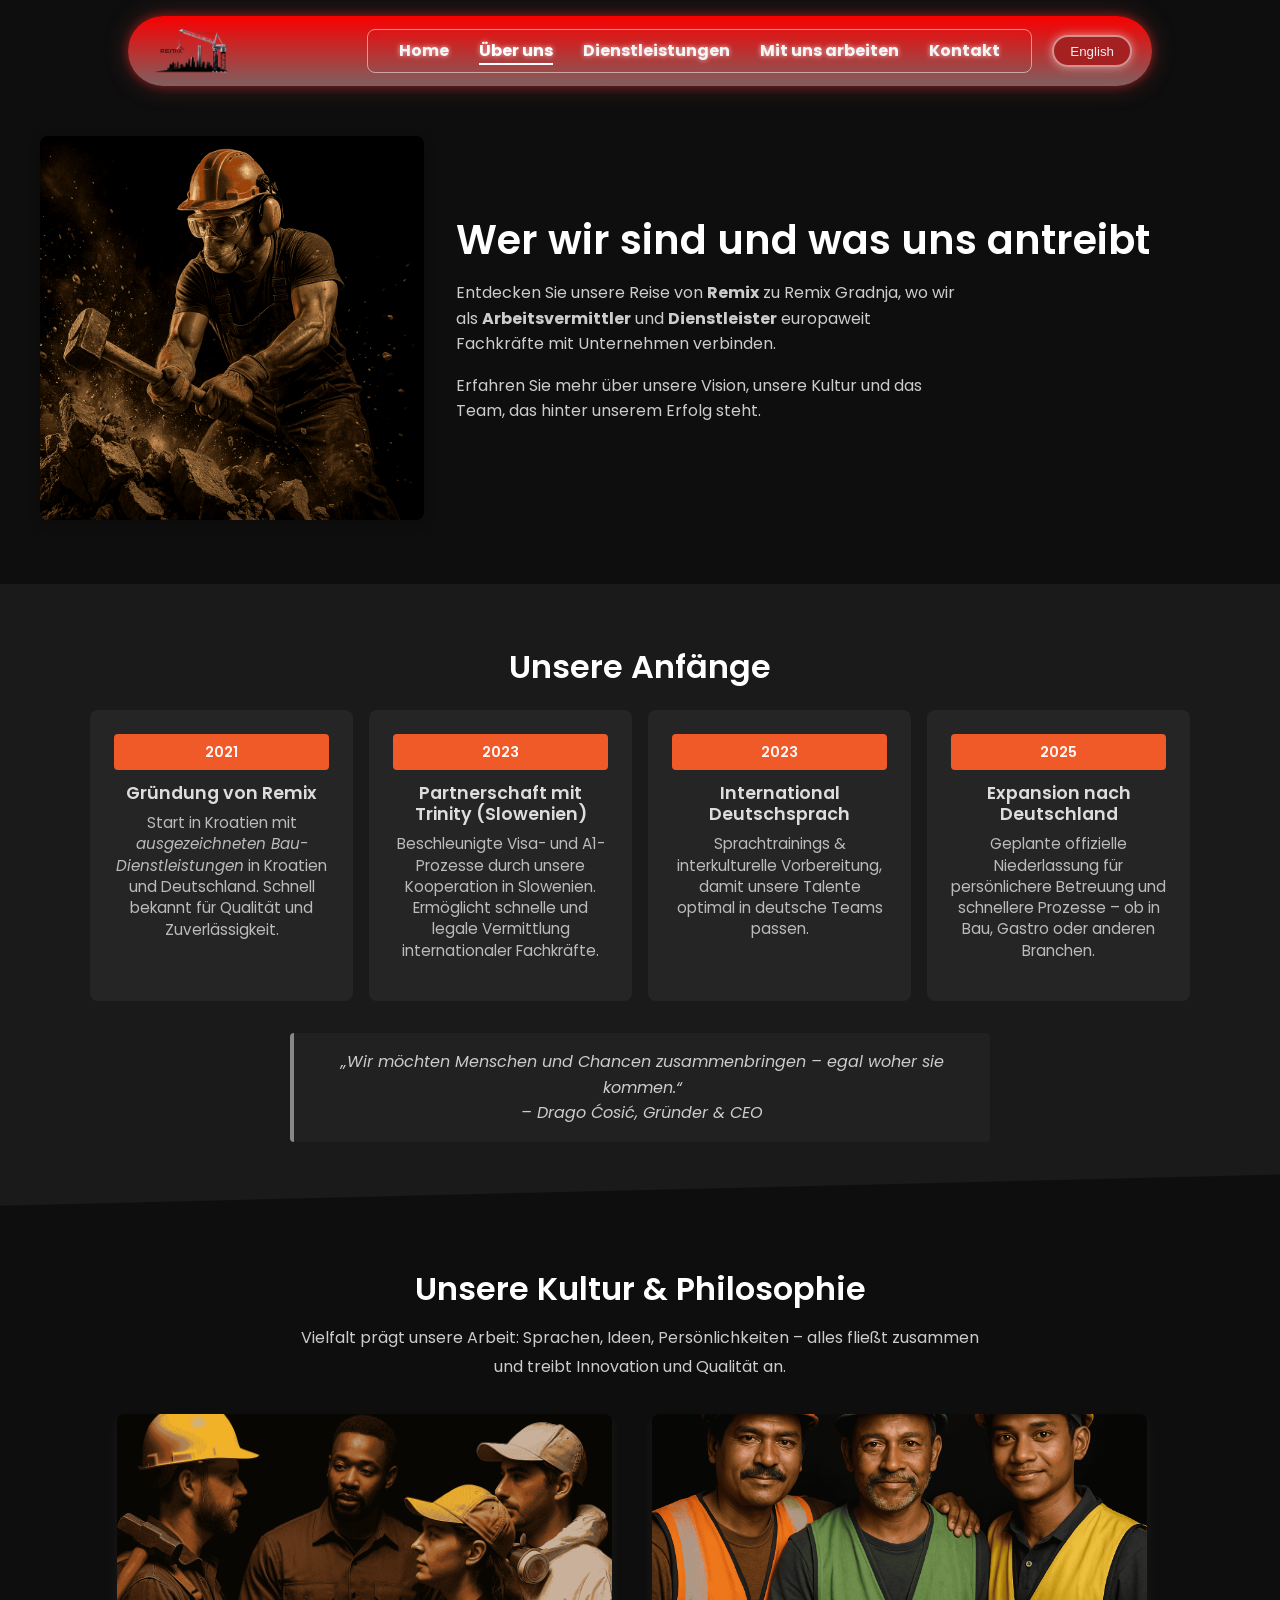
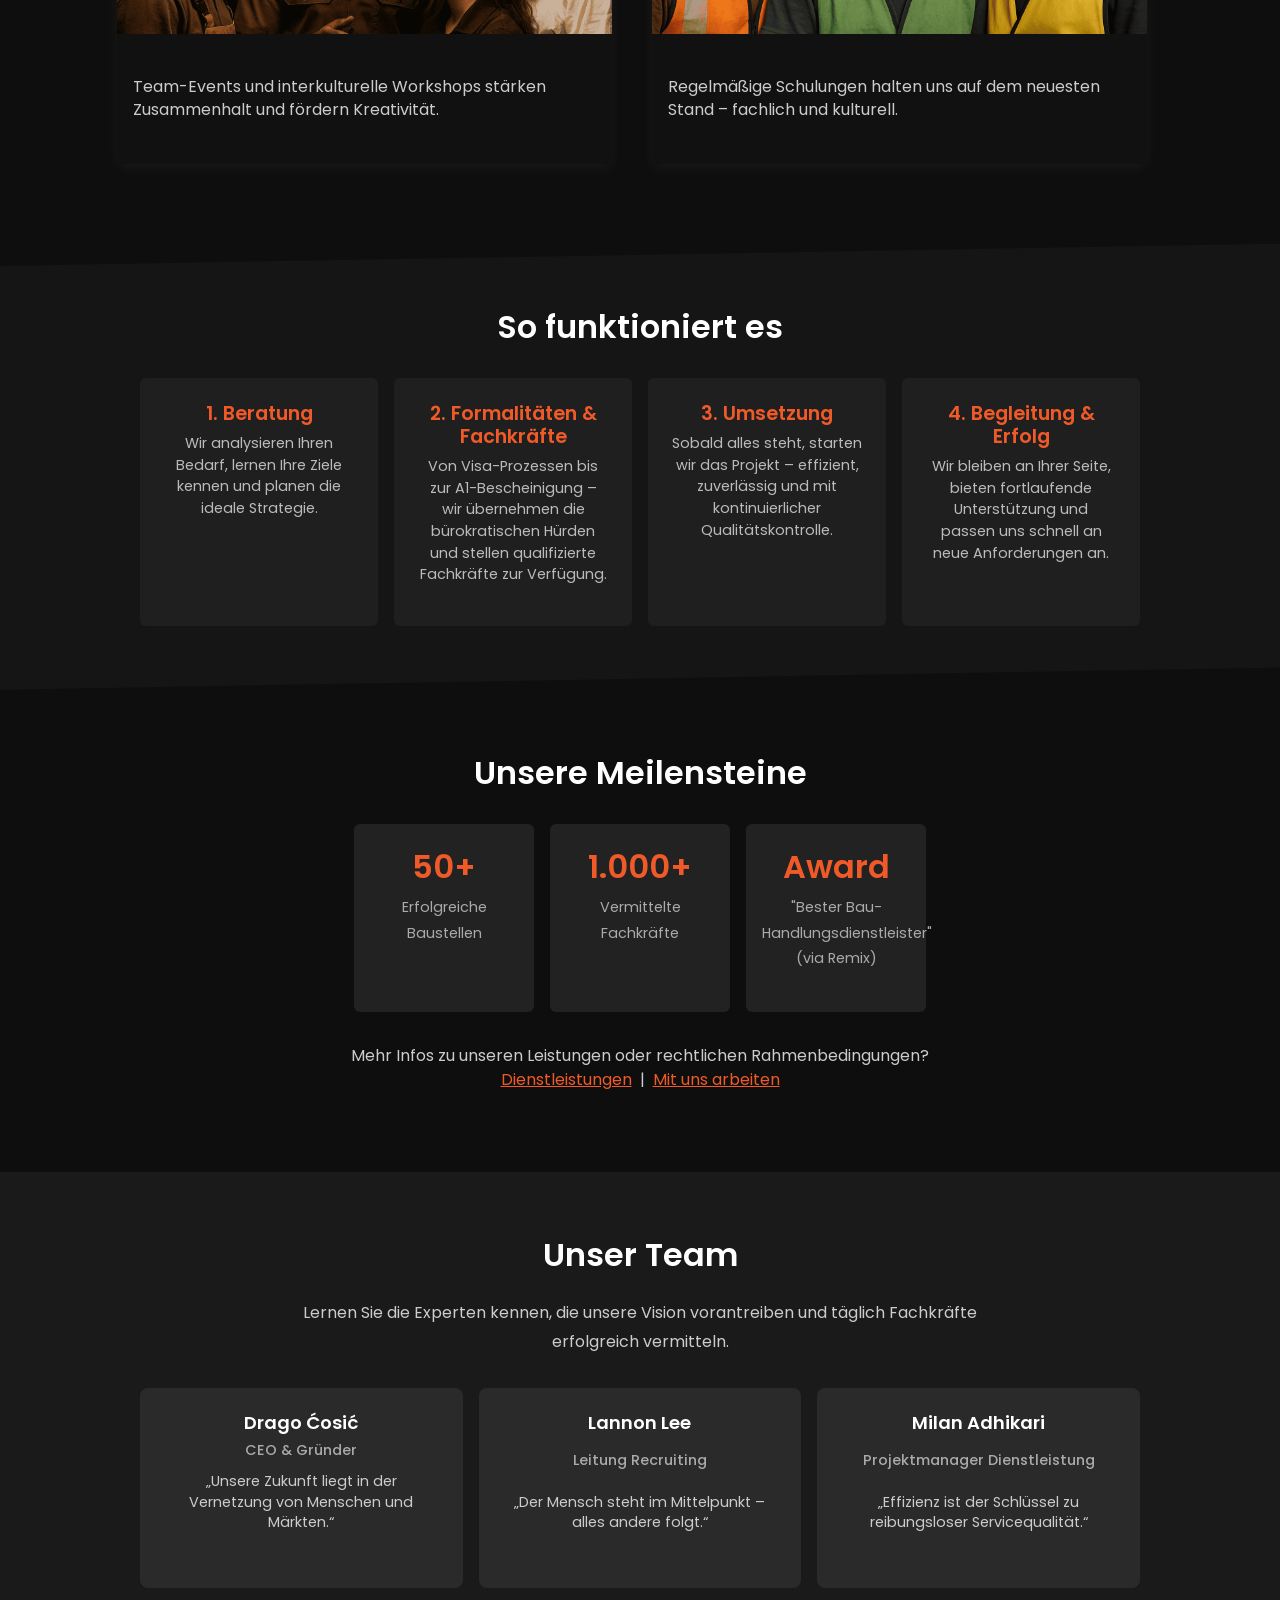
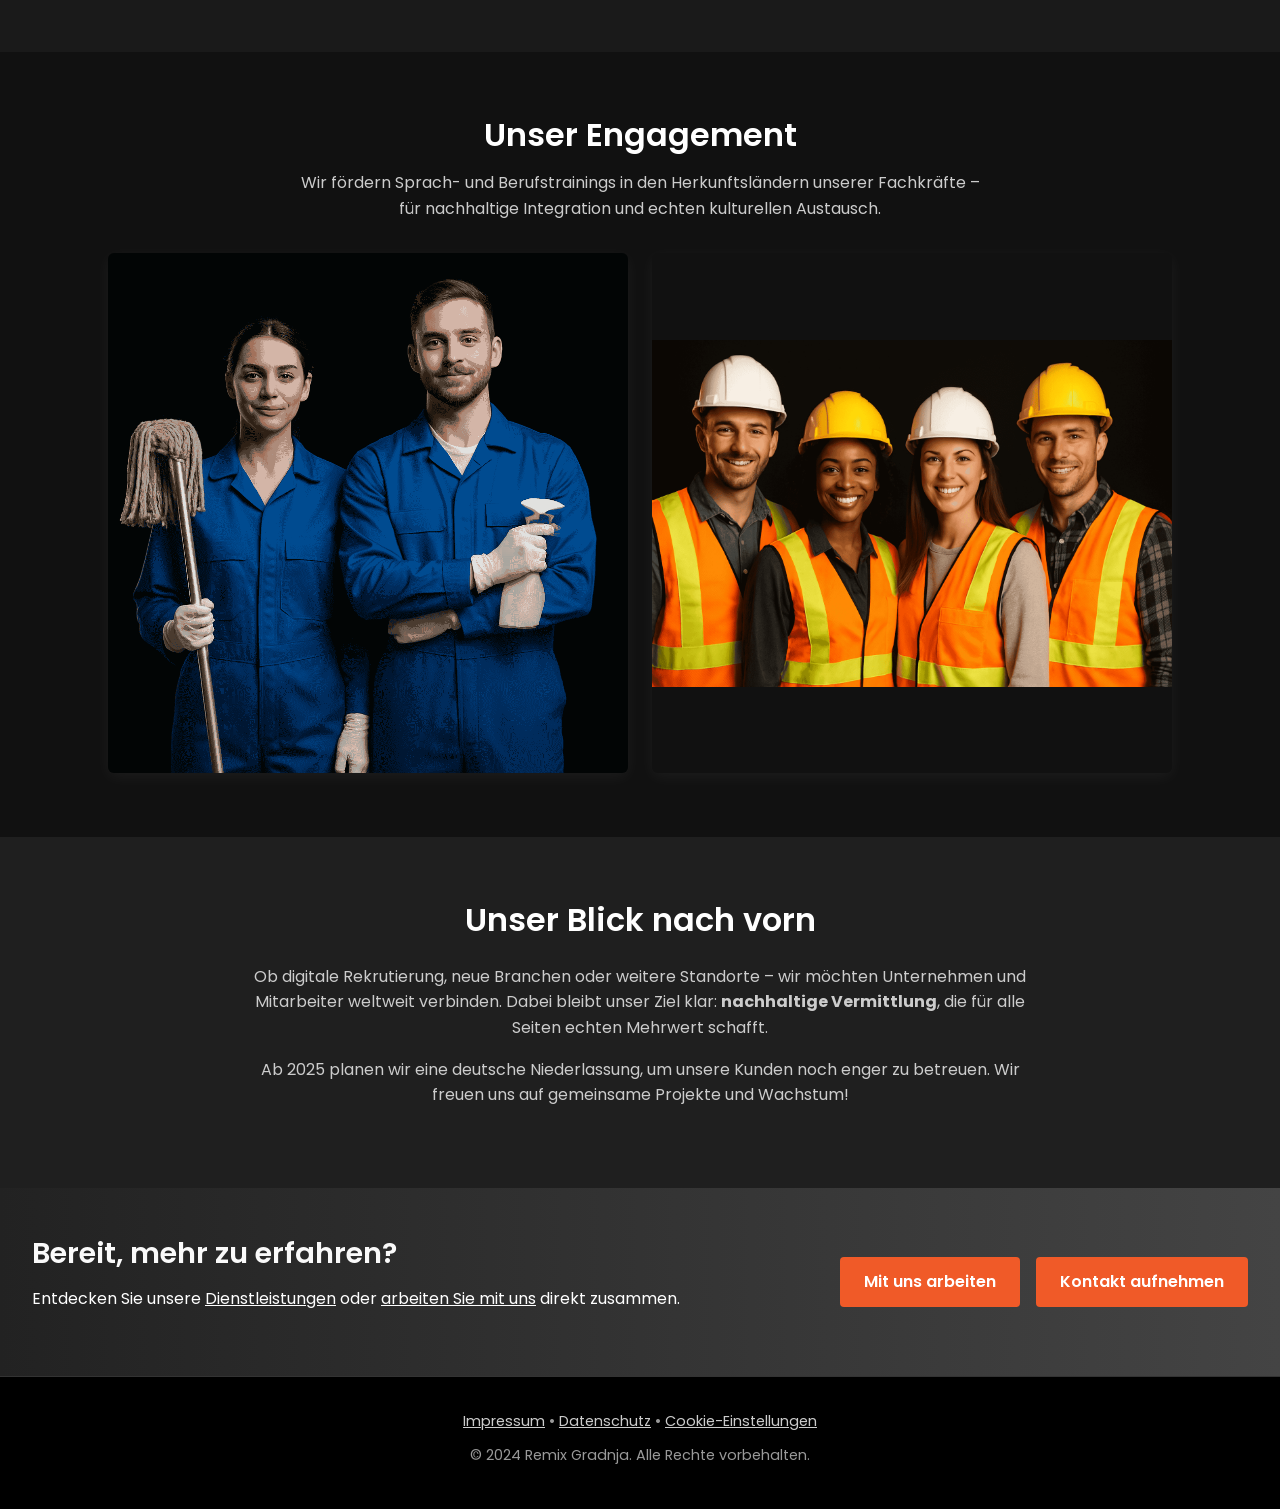
<file: uber-uns.html>
<!DOCTYPE html>
<html lang="de">
<head>
  <meta charset="UTF-8" />
  <title>Über uns – Remix Gradnja</title>
  <meta 
    name="description" 
    content="Erfahren Sie, wie Remix Gradnja gegründet wurde, welche Visionen uns antreiben und wie wir Bau- und Renovierungsprojekte in Europa realisieren – mit Qualität, Expertise und Termintreue." 
  />
  <meta name="viewport" content="width=device-width, initial-scale=1.0" />

  <!-- Google Font -->
  <link
    href="https://fonts.googleapis.com/css2?family=Poppins:wght@400;500;700&display=swap"
    rel="stylesheet"
  />

  <!-- Design System - Core Styles -->
  <link rel="stylesheet" href="css/design-system.css" />
  
  <!-- Link to external CSS -->
  <link rel="stylesheet" href="css/uber-uns.css" />
</head>
<body>

  <!-- NEW NAVIGATION -->
  <header class="header">
    <div class="header-container">
      <div class="logo">
        <img src="assets/videos/logo33.png" alt="Remix Logo" />
      </div>
      
      <button class="mobile-toggle" id="menuToggle">
        <span></span>
        <span></span>
        <span></span>
      </button>
      
      <nav class="nav-menu" id="navMenu">
        <ul class="nav-list german">
          <li><a href="index.html">Home</a></li>
          <li><a href="uber-uns.html" class="active">Über uns</a></li>
          <li><a href="dienstleistungen.html">Dienstleistungen</a></li>
          <li><a href="arbeiten.html">Mit uns arbeiten</a></li>
          <li><a href="kontakt.html">Kontakt</a></li>
        </ul>
        
        <ul class="nav-list english hidden">
          <li><a href="index.html?lang=en">Home</a></li>
          <li><a href="uber-uns.html?lang=en" class="active">About Us</a></li>
          <li><a href="dienstleistungen.html?lang=en">Services</a></li>
          <li><a href="arbeiten.html?lang=en">Work With Us</a></li>
          <li><a href="kontakt.html?lang=en">Contact</a></li>
        </ul>
        
        <button id="toggleLang" class="lang-button">
          English
        </button>
      </nav>
    </div>
  </header>

  <!-- +++++++++++++++++++++++++++++++++++++++++++++++++++++
       GERMAN CONTENT
  +++++++++++++++++++++++++++++++++++++++++++++++++++++ -->
  <div class="german">
    <!-- ========== HERO SECTION (GER) ========== -->
    <section class="about-hero-ger">
      <div class="hero-container">
        <!-- Left Column: Image or Video -->  
        <div class="hero-image">
          <!-- Placeholder or scenic image -->
         <img src="assets/new/constuciton worker.png" alt="Unsere Geschichte">
        </div>
        <!-- Right Column: Intro Text -->
        <div class="hero-text">
          <h1>Wer wir sind und was uns antreibt</h1>
          <p>
            Entdecken Sie unsere Reise von 
            <strong>Remix</strong> zu Remix Gradnja, 
            wo wir als <strong>Arbeitsvermittler</strong> 
            und <strong>Dienstleister</strong> europaweit 
            Fachkräfte mit Unternehmen verbinden.
          </p>
          <p>
            Erfahren Sie mehr über unsere Vision, 
            unsere Kultur und das Team, das hinter 
            unserem Erfolg steht.
          </p>
        </div>
      </div>
    </section>

    <!-- ========== FOUNDING STORY (GER) ========== -->
    <section class="founding-cards-ger">
      <h2>Unsere Anfänge</h2>
      <div class="founding-cards-container">
        <!-- Card 1 -->
        <div class="founding-card">
          <div class="founding-date">2021</div>
          <h3>Gründung von Remix</h3>
          <p>
            Start in Kroatien mit <em>ausgezeichneten Bau-Dienstleistungen</em> 
            in Kroatien und Deutschland. 
            Schnell bekannt für Qualität und Zuverlässigkeit.
          </p>
        </div>
        <!-- Card 2 -->
        <div class="founding-card">
          <div class="founding-date">2023</div>
          <h3>Partnerschaft mit Trinity (Slowenien)</h3>
          <p>
            Beschleunigte Visa- und A1-Prozesse durch unsere 
            Kooperation in Slowenien. 
            Ermöglicht schnelle und legale Vermittlung 
            internationaler Fachkräfte.
          </p>
        </div>
        <!-- Card 3 -->
        <div class="founding-card">
          <div class="founding-date">2023</div>
          <h3>International Deutschsprach</h3>
          <p>
            Sprachtrainings &amp; interkulturelle Vorbereitung, 
            damit unsere Talente optimal in deutsche Teams passen.
          </p>
        </div>
        <!-- Card 4 -->
        <div class="founding-card">
          <div class="founding-date">2025</div>
          <h3>Expansion nach Deutschland</h3>
          <p>
            Geplante offizielle Niederlassung 
            für persönlichere Betreuung und schnellere Prozesse – 
            ob in Bau, Gastro oder anderen Branchen.
          </p>
        </div>
      </div>
      <!-- Founder Quote / Info -->
      <blockquote class="founder-quote">
        „Wir möchten Menschen und Chancen zusammenbringen – egal woher sie kommen.“
        <br />– Drago Ćosić, Gründer &amp; CEO
      </blockquote>
    </section>

    <!-- ========== CULTURE & PHILOSOPHY (GER) - HORIZONTAL CAROUSEL ========== -->
    <section class="culture-carousel-ger">
      <h2>Unsere Kultur &amp; Philosophie</h2>
      <p class="carousel-intro">
        Vielfalt prägt unsere Arbeit: Sprachen, Ideen, Persönlichkeiten –
        alles fließt zusammen und treibt Innovation und Qualität an.
      </p>
      <div class="culture-carousel-track">
        <!-- Slide 1 -->
        <div class="culture-slide">
           <img src="assets/new/worker colab communiocation.png" alt="Team events">
          <div class="culture-caption">
            <p>
              Team-Events und interkulturelle Workshops 
              stärken Zusammenhalt und fördern Kreativität.
            </p>
          </div>
        </div>
        <!-- Slide 2 -->
        <div class="culture-slide">
          <img src="assets/new/three worker .png" alt="Training and development">
          <div class="culture-caption">
            <p>
              Regelmäßige Schulungen halten uns 
              auf dem neuesten Stand – fachlich und kulturell.
            </p>
          </div>
        </div>
      </div>
    </section>

    <!-- ========== STEPS / PROCESS (GER) ========== -->
    <section class="steps-process-ger">
      <h2>So funktioniert es</h2>
      <div class="steps-grid">
        <!-- Step 1 -->
        <div class="step-box">
          <h3>1. Beratung</h3>
          <p>
            Wir analysieren Ihren Bedarf, 
            lernen Ihre Ziele kennen und planen die ideale Strategie.
          </p>
        </div>
        <!-- Step 2 -->
        <div class="step-box">
          <h3>2. Formalitäten &amp; Fachkräfte</h3>
          <p>
            Von Visa-Prozessen bis zur A1-Bescheinigung – 
            wir übernehmen die bürokratischen Hürden und 
            stellen qualifizierte Fachkräfte zur Verfügung.
          </p>
        </div>
        <!-- Step 3 -->
        <div class="step-box">
          <h3>3. Umsetzung</h3>
          <p>
            Sobald alles steht, starten wir das Projekt 
            – effizient, zuverlässig und mit 
            kontinuierlicher Qualitätskontrolle.
          </p>
        </div>
        <!-- Step 4 -->
        <div class="step-box">
          <h3>4. Begleitung &amp; Erfolg</h3>
          <p>
            Wir bleiben an Ihrer Seite, 
            bieten fortlaufende Unterstützung 
            und passen uns schnell an neue Anforderungen an.
          </p>
        </div>
      </div>
    </section>

    <!-- ========== ACHIEVEMENTS (GER) ========== -->
    <section class="achievements-row-ger">
      <h2>Unsere Meilensteine</h2>
      <div class="achievements-row">
        <div class="achievement-item">
          <h3>50+</h3>
          <p>Erfolgreiche Baustellen</p>
        </div>
        <div class="achievement-item">
          <h3>1.000+</h3>
          <p>Vermittelte Fachkräfte</p>
        </div>
        <div class="achievement-item">
          <h3>Award</h3>
          <p>"Bester Bau-Handlungsdienstleister" (via Remix)</p>
        </div>
      </div>
      <p class="achievements-note">
        Mehr Infos zu unseren Leistungen oder rechtlichen Rahmenbedingungen?
        <br />
        <a href="dienstleistungen.html?lang=de">Dienstleistungen</a> &nbsp;|&nbsp;
        <a href="arbeiten.html?lang=de">Mit uns arbeiten</a>
      </p>
    </section>

    <!-- ========== TEAM (GER) ========== -->
    <section class="team-grid-ger">
      <h2>Unser Team</h2>
      <p>
        Lernen Sie die Experten kennen, 
        die unsere Vision vorantreiben und täglich 
        Fachkräfte erfolgreich vermitteln.
      </p>
      <div class="team-card-grid">
        <!-- Member 1 -->
        <div class="team-card">
  
          <h3>Drago Ćosić</h3>
          <span class="role">CEO &amp; Gründer</span>
          <p>
            „Unsere Zukunft liegt in der Vernetzung 
            von Menschen und Märkten.“
          </p>
        </div>
        <!-- Member 2 -->
        <div class="team-card">
  
          <h3>Lannon Lee</h3>
          <span class="role">Leitung Recruiting</span>
          <p>
            „Der Mensch steht im Mittelpunkt – alles andere folgt.“
          </p>
        </div>
        <!-- Member 3 -->
        <div class="team-card">
      
          <h3>Milan Adhikari</h3>
          <span class="role">Projektmanager Dienstleistung</span>
          <p>
            „Effizienz ist der Schlüssel zu reibungsloser Servicequalität.“
          </p>
        </div>
      </div>
    </section>

    <!-- ========== IMPACT / COMMUNITY (GER) ========== -->
    <section class="impact-highlight-ger">
      <h2>Unser Engagement</h2>
      <p>
        Wir fördern Sprach- und Berufstrainings in den Herkunftsländern 
        unserer Fachkräfte – für nachhaltige Integration 
        und echten kulturellen Austausch.
      </p>
      <div class="impact-img-row">
        <img src="assets/new/cleaing person two.png" alt="Sprachkurs">
        <img src="assets/new/fours peopel wiht constuction dres.png" alt="Training im Partnerland">
      </div>
    </section>

    <!-- ========== VISION / FUTURE (GER) ========== -->
    <section class="vision-section-ger">
      <div class="vision-content">
        <h2>Unser Blick nach vorn</h2>
        <p>
          Ob digitale Rekrutierung, neue Branchen oder weitere Standorte – 
          wir möchten Unternehmen und Mitarbeiter weltweit verbinden. 
          Dabei bleibt unser Ziel klar: <strong>nachhaltige Vermittlung</strong>, 
          die für alle Seiten echten Mehrwert schafft.
        </p>
        <p>
          Ab 2025 planen wir eine deutsche Niederlassung, um 
          unsere Kunden noch enger zu betreuen. 
          Wir freuen uns auf gemeinsame Projekte und Wachstum!
        </p>
      </div>
    </section>

    <!-- ========== CTA (GER) ========== -->
    <section class="cta-split-ger">
      <div class="cta-left">
        <h2>Bereit, mehr zu erfahren?</h2>
        <p>
          Entdecken Sie unsere 
          <a href="dienstleistungen.html?lang=de">Dienstleistungen</a> 
          oder <a href="arbeiten.html?lang=de">arbeiten Sie mit uns</a> direkt zusammen.
        </p>
      </div>
      <div class="cta-right">
        <a href="arbeiten.html?lang=de" class="btn">Mit uns arbeiten</a>
        <a href="kontakt.html?lang=de#name" class="btn">Kontakt aufnehmen</a>
      </div>
    </section>
  </div>
  <!-- END of German content -->


  <!-- +++++++++++++++++++++++++++++++++++++++++++++++++++++
       ENGLISH CONTENT
  +++++++++++++++++++++++++++++++++++++++++++++++++++++ -->
  <div class="english hidden">
    <!-- ========== HERO SECTION (EN) ========== -->
    <section class="about-hero-en">
      <div class="hero-container">
        <!-- Left Column: Image or Video -->
        <div class="hero-image">
          <img src="assets/new/constuciton worker.png" alt="Our Story">
        </div>
        <!-- Right Column: Intro Text -->
        <div class="hero-text">
          <h1>Who We Are &amp; What Drives Us</h1>
          <p>
            Discover our evolution from 
            <strong>Remix</strong> to Remix Gradnja, 
            bridging global <strong>talent</strong> 
            and European <strong>business</strong> 
            through direct recruitment or full-service solutions.
          </p>
          <p>
            Learn our vision, our team culture, 
            and the values that shape our success.
          </p>
        </div>
      </div>
    </section>

    <!-- ========== FOUNDING STORY (EN) ========== -->
    <section class="founding-cards-en">
      <h2>Our Beginnings</h2>
      <div class="founding-cards-container">
        <!-- Card 1 -->
        <div class="founding-card">
          <div class="founding-date">2021</div>
          <h3>Remix Founded</h3>
          <p>
            Launched in Croatia with 
            <em>award-winning construction services</em>. 
            Quickly recognized for quality &amp; reliability.
          </p>
        </div>
        <!-- Card 2 -->
        <div class="founding-card">
          <div class="founding-date">2023</div>
          <h3>Partnership in Slovenia</h3>
          <p>
            Trinity partnership sped up 
            visa &amp; A1 processing, enabling 
            a faster, legal deployment of talent across Europe.
          </p>
        </div>
        <!-- Card 3 -->
        <div class="founding-card">
          <div class="founding-date">2023</div>
          <h3>International Deutschsprach</h3>
          <p>
            Language &amp; cultural training 
            for seamless integration into German-speaking teams.
          </p>
        </div>
        <!-- Card 4 -->
        <div class="founding-card">
          <div class="founding-date">2025</div>
          <h3>Germany Expansion</h3>
          <p>
            Official branch planned for more 
            personalized service and faster processes – 
            from construction to hospitality and beyond.
          </p>
        </div>
      </div>
      <!-- Founder Quote / Info -->
      <blockquote class="founder-quote">
        "Our aim is to connect people and opportunities – no matter their origin."
        <br />– Drago Ćosić, Founder &amp; CEO
      </blockquote>
    </section>

    <!-- ========== CULTURE & PHILOSOPHY (EN) - HORIZONTAL CAROUSEL ========== -->
    <section class="culture-carousel-en">
      <h2>Our Culture &amp; Philosophy</h2>
      <p class="carousel-intro">
        A melting pot of languages, backgrounds, 
        and ideas fuels our innovation and drives quality results.
      </p>
      <div class="culture-carousel-track">
        <!-- Slide 1 -->
        <div class="culture-slide">
          <img src="assets/new/worker colab communiocation.png" alt="Team event">
          <div class="culture-caption">
            <p>
              Team-building events and workshops 
              spark new ideas and nurture collaboration.
            </p>
          </div>
        </div>
        <!-- Slide 2 -->
        <div class="culture-slide">
          <img src="assets/new/three worker .png" alt="Workshop session">
          <div class="culture-caption">
            <p>
              Ongoing training keeps us updated 
              on industry knowledge and cultural insights.
            </p>
          </div>
        </div>
      </div>
    </section>

    <!-- ========== STEPS / PROCESS (EN) ========== -->
    <section class="steps-process-en">
      <h2>Our Approach</h2>
      <div class="steps-grid">
        <!-- Step 1 -->
        <div class="step-box">
          <h3>1. Consultation</h3>
          <p>
            We assess your needs and objectives 
            to create a tailored strategy.
          </p>
        </div>
        <!-- Step 2 -->
        <div class="step-box">
          <h3>2. Paperwork &amp; Talent</h3>
          <p>
            From visas to certifications, 
            we handle the details and 
            connect you with skilled professionals.
          </p>
        </div>
        <!-- Step 3 -->
        <div class="step-box">
          <h3>3. Implementation</h3>
          <p>
            Once everything is set, 
            we launch the project—fast, reliable, 
            and quality-focused.
          </p>
        </div>
        <!-- Step 4 -->
        <div class="step-box">
          <h3>4. Ongoing Support</h3>
          <p>
            We stay with you every step, 
            adapting quickly to new requirements 
            and ensuring success.
          </p>
        </div>
      </div>
    </section>

    <!-- ========== ACHIEVEMENTS (EN) ========== -->
    <section class="achievements-row-en">
      <h2>Our Milestones</h2>
      <div class="achievements-row">
        <div class="achievement-item">
          <h3>50+</h3>
          <p>Successful Construction Projects</p>
        </div>
        <div class="achievement-item">
          <h3>1,000+</h3>
          <p>Placed Professionals</p>
        </div>
        <div class="achievement-item">
          <h3>Award</h3>
          <p>"Best Construction Service Provider" (via Remix)</p>
        </div>
      </div>
      <p class="achievements-note">
        Want to learn more about our services or legal frameworks?
        <br />
        <a href="dienstleistungen.html?lang=en">Services</a> &nbsp;|&nbsp;
        <a href="arbeiten.html?lang=en">Work With Us</a>
      </p>
    </section>

    <!-- ========== TEAM (EN) ========== -->
    <section class="team-grid-en">
      <h2>Meet the Team</h2>
      <p>
        Our experts drive the vision forward, 
        ensuring talent and businesses connect smoothly.
      </p>
      <div class="team-card-grid">
        <!-- Member 1 -->
        <div class="team-card">
         
          <h3>Drago Ćosić</h3>
          <span class="role">CEO &amp; Founder</span>
          <p>
            "Our future relies on bridging cultural gaps and opening new markets."
          </p>
        </div>
        <!-- Member 2 -->
        <div class="team-card">

          <h3>Lannon Lee</h3>
          <span class="role">Head of Recruiting</span>
          <p>
            "People first – everything else follows naturally."
          </p>
        </div>
        <!-- Member 3 -->
        <div class="team-card">
    
          <h3>Milan Adhikari</h3>
          <span class="role">Project Manager (Service)</span>
          <p>
            "Efficiency is the key to seamless, top-quality service."
          </p>
        </div>
      </div>
    </section>

    <!-- ========== IMPACT / COMMUNITY (EN) ========== -->
    <section class="impact-highlight-en">
      <h2>Our Commitment</h2>
      <p>
        We support language and skill programs in our candidates' home countries,
        fostering long-term integration and cultural exchange.
      </p>
      <div class="impact-img-row">
        <img src="assets/new/cleaing person two.png" alt="Language Classes">
        <img src="assets/new/fours peopel wiht constuction dres.png" alt="Practical Training">
      </div>
    </section>

    <!-- ========== VISION / FUTURE (EN) ========== -->
    <section class="vision-section-en">
      <div class="vision-content">
        <h2>Looking Ahead</h2>
        <p>
          From digital recruitment to exploring new sectors, 
          our goal is always to connect people and opportunities 
          in a sustainable, value-added manner.
        </p>
        <p>
          In 2025, we plan to open a dedicated branch in Germany 
          for closer client collaboration and growth!
        </p>
      </div>
    </section>

    <!-- ========== CTA (EN) ========== -->
    <section class="cta-split-en">
      <div class="cta-left">
        <h2>Ready to Learn More?</h2>
        <p>
          Discover our 
          <a href="dienstleistungen.html?lang=en">Services</a> 
          or <a href="arbeiten.html?lang=en">Work With Us</a> directly.
        </p>
      </div>
      <div class="cta-right">
        <a href="arbeiten.html?lang=en" class="btn">Work With Us</a>
        <a href="kontakt.html?lang=en#yourname-en" class="btn">Get in Touch</a>
      </div>
    </section>
  </div>
  <!-- END of English content -->

  <!-- ========== FOOTER (SAME FOR BOTH LANGUAGES) ========== -->
  <footer class="footer">
    <p>
      <a href="impressum.html?lang=de">Impressum</a> &bull; 
      <a href="datenschutz.html?lang=de">Datenschutz</a> &bull; 
      <a href="cookie.html?lang=de">Cookie-Einstellungen</a>
    </p>
    <p>&copy; 2024 Remix Gradnja. Alle Rechte vorbehalten.</p>
  </footer>

  <!-- OPTIONAL: Scripts -->
  <script src="js/uber-uns.js"></script>
  <script>
    // MOBILE NAVBAR
    const mobileToggle = document.getElementById('mobileToggle');
    const navbarMenu = document.getElementById('navbarMenu');
    mobileToggle.addEventListener('click', () => {
      navbarMenu.classList.toggle('nav-open');
    });

    // LANGUAGE TOGGLE
    const langBtn = document.getElementById('toggleLang');
    const germanDivs = document.querySelectorAll('.german');
    const englishDivs = document.querySelectorAll('.english');
    let isGerman = true;

    langBtn.addEventListener('click', () => {
      isGerman = !isGerman;
      germanDivs.forEach(el => el.classList.toggle('hidden', !isGerman));
      englishDivs.forEach(el => el.classList.toggle('hidden', isGerman));
      langBtn.textContent = isGerman ? 'English' : 'Deutsch';
    });
  </script>
</body>
</html>
</file>
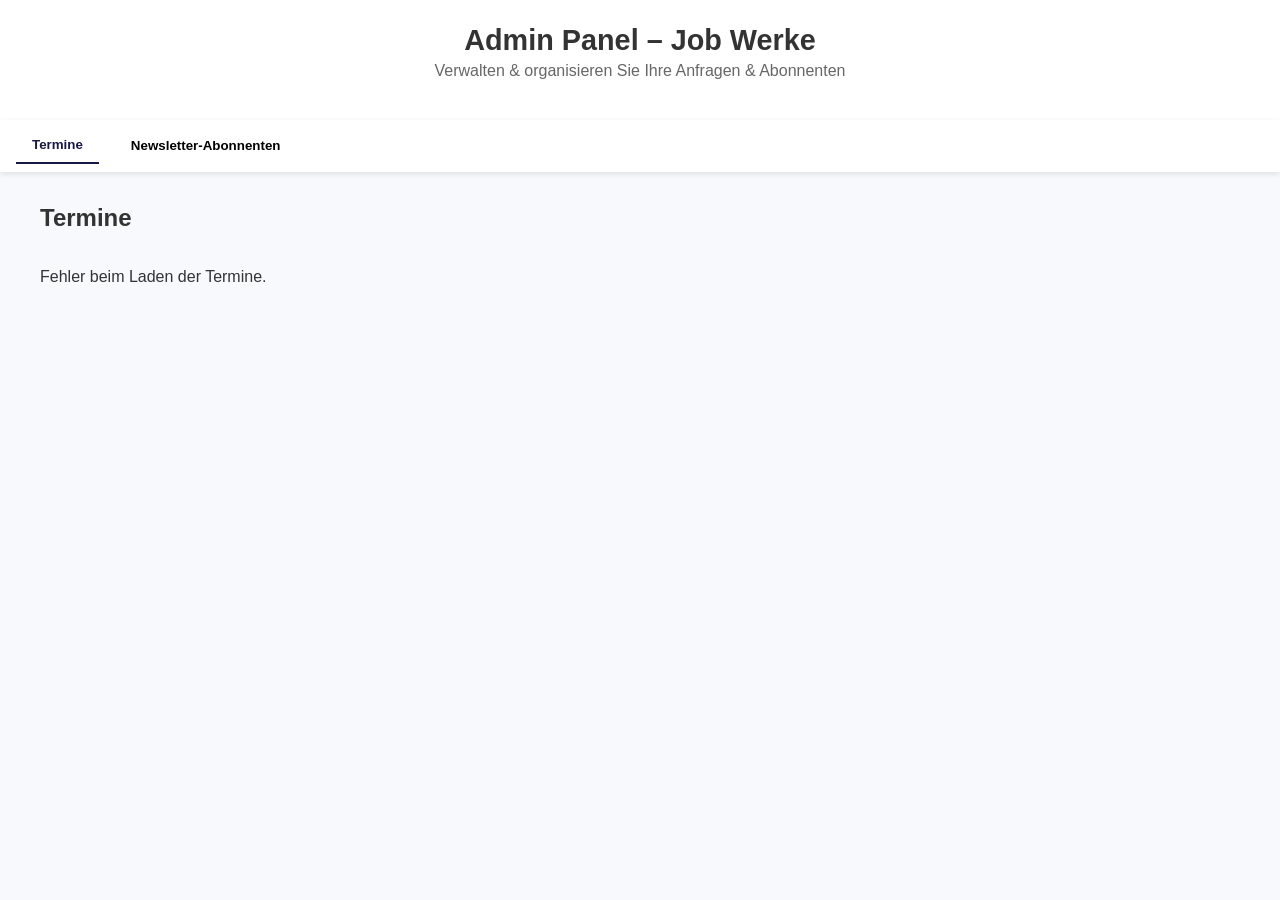
<file: server/admin-panel/admin.html>
<!DOCTYPE html>
<html lang="de">
<head>
  <meta charset="UTF-8">
  <title>Admin Panel – Job Werke</title>
  <link rel="stylesheet" href="css/admin.css" />
</head>
<body>
  <header class="admin-header">
    <h1>Admin Panel – Job Werke</h1>
    <p class="subheader">Verwalten & organisieren Sie Ihre Anfragen & Abonnenten</p>
  </header>

  <!-- Simple Tabs -->
  <nav class="admin-tabs">
    <button id="btnAppointments" class="tab-button active">Termine</button>
    <button id="btnSubscribers" class="tab-button">Newsletter-Abonnenten</button>
  </nav>

  <main class="main-content">
    <!-- Appointments Container -->
    <section id="appointments-section" style="display: block;">
      <h2>Termine</h2>
      <div id="appointments-container" class="appointments-grid">
        <!-- Filled by admin.js with appointment data -->
      </div>
    </section>

    <!-- Subscribers Container -->
    <section id="subscribers-section" style="display: none;">
      <h2>Newsletter-Abonnenten</h2>
      <div id="subscribers-container" class="subscribers-grid">
        <!-- Filled by admin.js with subscriber data -->
      </div>
    </section>
  </main>

  <script src="js/admin.js"></script>
</body>
</html>
</file>
<file: css/design-system.css>
/* 
 * Job Werke Design System
 * Central styling for consistent design across all pages
 */

:root {
  /* Color System */
  --primary: #181844;      /* Primary brand color - deep blue */
  --primary-dark: #0f0f30; /* Darker shade for hover states */
  --primary-light: #24236c; /* Lighter shade for accents */
  
  --accent: #e0a70c;       /* Secondary accent color - gold */
  --accent-light: #f5c234; /* Lighter accent for hover states */
  
  --success: #28a745;      /* Success state - green */
  --error: #f44336;        /* Error state - red */
  --info: #2196f3;         /* Info state - blue */
  --warning: #FFC107;      /* Warning state - amber */
  
  --text-dark: #333333;    /* Primary text color */
  --text-medium: #666666;  /* Secondary text color */
  --text-light: #999999;   /* Tertiary text color */
  
  --bg-light: #f8f9fa;     /* Light background color */
  --bg-dark: #181844;      /* Dark background color (same as primary) */
  --bg-card: #ffffff;      /* Card background color */

  /* Spacing System (8px grid) */
  --space-xs: 0.5rem;    /* 8px */
  --space-sm: 1rem;      /* 16px */
  --space-md: 1.5rem;    /* 24px */
  --space-lg: 2rem;      /* 32px */
  --space-xl: 3rem;      /* 48px */
  
  /* Border Radius */
  --radius-sm: 4px;
  --radius-md: 8px;
  --radius-lg: 16px;
  --radius-round: 50%;
  
  /* Shadows */
  --shadow-sm: 0 2px 4px rgba(0,0,0,0.05);
  --shadow-md: 0 4px 8px rgba(0,0,0,0.1);
  --shadow-lg: 0 8px 16px rgba(0,0,0,0.15);
  
  /* Typography */
  --font-family: 'Poppins', sans-serif;
  --font-size-base: 1rem;     /* 16px */
  --font-size-sm: 0.875rem;   /* 14px */
  --font-size-lg: 1.125rem;   /* 18px */
  --font-size-xl: 1.5rem;     /* 24px */
  --font-size-2xl: 2rem;      /* 32px */
  
  /* Line Heights */
  --line-height-tight: 1.2;
  --line-height-base: 1.6;
  --line-height-relaxed: 1.8;
  
  /* Transitions */
  --transition-fast: 0.2s ease;
  --transition-base: 0.3s ease;
  --transition-slow: 0.5s ease;
}

/* Base Styles */
body {
  font-family: var(--font-family);
  color: var(--text-dark);
  line-height: var(--line-height-relaxed);
  background-color: var(--bg-light);
  margin: 0;
  padding: 0;
}

/* Typography */
h1, h2, h3, h4, h5, h6 {
  margin-top: 0;
  margin-bottom: var(--space-sm);
  font-weight: 600;
  line-height: var(--line-height-tight);
  color: var(--primary);
}

h1 {
  font-size: var(--font-size-2xl);
}

h2 {
  font-size: var(--font-size-xl);
}

h3 {
  font-size: var(--font-size-lg);
}

p {
  margin-top: 0;
  margin-bottom: var(--space-sm);
  line-height: var(--line-height-relaxed);
}

a {
  color: var(--primary);
  text-decoration: none;
  transition: color var(--transition-base);
}

a:hover, a:focus {
  color: var(--primary-light);
  text-decoration: underline;
}

/* Buttons */
.btn-primary {
  display: inline-block;
  background-color: var(--primary);
  color: white;
  font-weight: 500;
  padding: 0.75rem 1.5rem;
  border-radius: var(--radius-sm);
  border: none;
  cursor: pointer;
  text-decoration: none;
  text-align: center;
  transition: background-color var(--transition-base);
}

.btn-primary:hover, .btn-primary:focus {
  background-color: var(--primary-light);
  color: white;
  text-decoration: none;
}

.btn-secondary {
  display: inline-block;
  background-color: transparent;
  color: var(--primary);
  font-weight: 500;
  padding: 0.75rem 1.5rem;
  border-radius: var(--radius-sm);
  border: 1px solid var(--primary);
  cursor: pointer;
  text-decoration: none;
  text-align: center;
  transition: background-color var(--transition-base);
}

.btn-secondary:hover, .btn-secondary:focus {
  background-color: rgba(0,0,0,0.05);
  text-decoration: none;
}

.btn-accent {
  display: inline-block;
  background-color: var(--accent);
  color: white;
  font-weight: 500;
  padding: 0.75rem 1.5rem;
  border-radius: var(--radius-sm);
  border: none;
  cursor: pointer;
  text-decoration: none;
  text-align: center;
  transition: background-color var(--transition-base);
}

.btn-accent:hover, .btn-accent:focus {
  background-color: var(--accent-light);
  color: white;
  text-decoration: none;
}

/* Forms */
.form-group {
  margin-bottom: var(--space-md);
}

.form-group label {
  display: block;
  margin-bottom: var(--space-xs);
  font-weight: 500;
}

.form-control {
  display: block;
  width: 100%;
  padding: 0.75rem 1rem;
  font-size: var(--font-size-base);
  line-height: var(--line-height-base);
  color: var(--text-dark);
  background-color: white;
  border: 1px solid #ddd;
  border-radius: var(--radius-sm);
  transition: border-color var(--transition-base);
}

.form-control:focus {
  border-color: var(--primary);
  outline: none;
}

/* Cards */
.card {
  background-color: var(--bg-card);
  border-radius: var(--radius-md);
  box-shadow: var(--shadow-md);
  padding: var(--space-lg);
  margin-bottom: var(--space-md);
}

/* Status Badges */
.status-badge {
  display: inline-block;
  padding: 0.25rem 0.75rem;
  border-radius: 20px;
  font-size: var(--font-size-sm);
  font-weight: 600;
}

.status-pending {
  background-color: var(--warning);
  color: #333;
}

.status-confirmed {
  background-color: var(--success);
  color: white;
}

.status-canceled {
  background-color: var(--error);
  color: white;
}

/* Utilities */
.container {
  width: 100%;
  max-width: 1200px;
  margin-left: auto;
  margin-right: auto;
  padding-left: var(--space-sm);
  padding-right: var(--space-sm);
}

.text-center {
  text-align: center;
}

.mt-0 { margin-top: 0; }
.mt-1 { margin-top: var(--space-xs); }
.mt-2 { margin-top: var(--space-sm); }
.mt-3 { margin-top: var(--space-md); }
.mt-4 { margin-top: var(--space-lg); }
.mt-5 { margin-top: var(--space-xl); }

.mb-0 { margin-bottom: 0; }
.mb-1 { margin-bottom: var(--space-xs); }
.mb-2 { margin-bottom: var(--space-sm); }
.mb-3 { margin-bottom: var(--space-md); }
.mb-4 { margin-bottom: var(--space-lg); }
.mb-5 { margin-bottom: var(--space-xl); }

.hidden {
  display: none !important;
}

/* Mobile Optimization */
@media (max-width: 768px) {
  /* Adjust containers and spacing */
  .container {
    padding-left: var(--space-sm);
    padding-right: var(--space-sm);
  }
  
  /* Adjust text sizes */
  h1 { font-size: calc(var(--font-size-2xl) * 0.85); }
  h2 { font-size: calc(var(--font-size-xl) * 0.85); }
  
  /* Increase tap targets */
  .btn-primary, 
  .btn-secondary,
  .btn-accent {
    padding: 0.875rem 1.5rem;
    min-height: 44px;
  }
  
  .form-control {
    padding: 0.875rem 1rem;
    min-height: 44px;
  }
}

/* Responsive Image */
.img-fluid {
  max-width: 100%;
  height: auto;
}

/* Add this at the end of the file or within a relevant section */
@keyframes waveAnimation {
  0% { background-position: 0% 50%; }
  50% { background-position: 100% 50%; }
  100% { background-position: 0% 50%; }
}

@keyframes pulseGlow {
  0% { box-shadow: 0 0 10px rgba(255, 48, 25, 0.5); }
  50% { box-shadow: 0 0 20px rgba(255, 94, 98, 0.7); }
  100% { box-shadow: 0 0 10px rgba(255, 48, 25, 0.5); }
}

.navbar {
  position: relative;
  overflow: hidden;
  background: none !important; /* Remove any background that might override */
}

.navbar::before {
  content: "";
  position: absolute;
  top: -20px; /* Extend further upward */
  left: -20px; /* Extend further to left */
  right: -20px; /* Extend further to right */
  bottom: -15px; /* Extend downward */
  z-index: -1;
  background: linear-gradient(-45deg, #ff0000, #ff3300, #ff2600, #ff6600, #ff0000);
  background-size: 150% 150%; /* Smaller size for more dramatic movement */
  animation: waveAnimation 4s ease-in-out infinite; /* Even faster animation */
  filter: blur(8px); /* Increased blur for more flame-like appearance */
  opacity: 0.9; /* Slightly transparent to enhance glow effect */
}

.navbar::after {
  content: "";
  position: absolute;
  top: -5px;
  left: -5px;
  right: -5px;
  bottom: -5px;
  z-index: -1;
  background: rgba(0, 0, 0, 0.4); /* Less dark overlay to show more red */
  animation: pulseGlow 2s ease-in-out infinite; /* Faster pulse */
  border-radius: 10px; /* Slight rounding of the glow */
}

/* Ensure text is visible against the animated background */
.navbar__links a {
  color: white;
  text-shadow: 0 0 5px rgba(0, 0, 0, 0.5);
  position: relative;
  z-index: 1;
}

.navbar__links a.active {
  color: #ff9966;
  text-shadow: 0 0 8px rgba(255, 80, 0, 0.8);
}

.lang-btn {
  background: rgba(0, 0, 0, 0.3);
  color: white;
  border: 1px solid rgba(255, 255, 255, 0.3);
  position: relative;
  z-index: 1;
}

.navbar__logo {
  position: relative;
  z-index: 1;
}

/* Ensure the rest of the navbar styles are preserved */
/* It's crucial that the text and logo remain readable over the animation. */
/* Further adjustments to text color, link styles, and potentially z-index might be needed */

/* Ensure the navbar toggle button has proper z-index and positioning */
.navbar__toggle {
  display: none; /* Hidden by default, shown in media query */
  flex-direction: column;
  gap: 4px;
  margin-left: auto;
  cursor: pointer;
  position: relative;
  z-index: 9999; /* Highest z-index to ensure it's always clickable */
}

/* Media query for mobile navigation */
@media (max-width: 768px) {
  .navbar {
    position: relative;
    height: 60px;
    z-index: 9000; /* High z-index but lower than toggle */
  }
  
  .navbar__toggle {
    display: flex; /* Show toggle on mobile */
  }
  
  .navbar::before,
  .navbar::after {
    z-index: -1; /* Keep the effects behind the content */
  }
  
  .navbar__menu {
    position: fixed; /* Fixed positioning */
    top: 60px; /* Height of navbar */
    left: 0;
    right: 0; /* Ensure it spans full width */
    flex-direction: column;
    width: 100%;
    background-color: rgba(0, 0, 0, 0.95); /* Solid background */
    padding: 1.5rem;
    z-index: 9000; /* High z-index but lower than toggle */
    opacity: 0;
    visibility: hidden; /* Hide initially */
    display: none; /* Start fully hidden */
    box-shadow: 0 5px 15px rgba(0, 0, 0, 0.5);
    height: auto;
    overflow-y: auto;
    max-height: calc(100vh - 60px);
  }
  
  .navbar__menu.nav-open {
    opacity: 1;
    visibility: visible;
    display: flex; /* Force display when open */
    transform: none; /* Remove transform to avoid animation issues */
  }
  
  .navbar__links {
    flex-direction: column;
    width: 100%;
    align-items: center;
    text-align: center;
    margin-bottom: 1rem;
  }
  
  .navbar__links a {
    display: block;
    width: 100%;
    padding: 0.75rem;
    font-size: 1.2rem;
    color: white; /* Ensure links are visible against dark background */
  }
  
  .lang-btn {
    margin-top: 1rem;
    padding: 0.75rem 1.5rem;
    width: 100%;
    max-width: 200px;
    color: white;
    border: 1px solid white;
    background: transparent;
  }
}
</file>
<file: css/arbeiten.css>
/***************************************************************
  1) GLOBAL RESET & BASE
***************************************************************/
* {
  margin: 0;
  padding: 0;
  box-sizing: border-box;
}
html, body {
  font-family: 'Poppins', sans-serif;
  background: #0b0b0b; /* overall black background */
  color: #ccc;
  line-height: 1.6;
  scroll-behavior: smooth;
  -webkit-font-smoothing: antialiased;
  -moz-osx-font-smoothing: grayscale;
}
a {
  color: inherit;
  text-decoration: none;
  transition: color 0.3s ease;
}
a:hover {
  color: #fff;
}
img, video {
  display: block;
  width: 100%;
  height: auto;
}
.hidden {
  display: none !important;
}
/* body offset for navbar if it's fixed */
body::before {
  content: "";
  display: block;
  height: 70px;
}

/***************************************************************
  2) NAVIGATION
***************************************************************/
.header {
  position: fixed;
  /* Positioning */
  top: 1rem;
  left: 50%;
  transform: translateX(-50%);
  
  /* Size & layout */
  width: 80%;
  
  /* Look & feel */
  background: linear-gradient(360deg, #7f6060, #f90000);
  padding: 0.75rem 1.5rem;
  border-radius: 9999px;
  
  /* Glow / Shadow */
  box-shadow: 0 0 10px rgba(175, 27, 27, 0.7),
              0 0 25px rgba(182, 62, 62, 0.4);
  
  /* Layer above page content */
  z-index: 1000;
}

.header-container {
  display: flex;
  align-items: center;
  justify-content: space-between;
  padding: 0 1rem;
}

.logo img {
  max-height: 50px;
  object-fit: contain;
  pointer-events: none;
  transition: transform 0.3s ease;
}

.logo:hover img {
  transform: scale(1.05);
}

/* Mobile toggle styling */
.mobile-toggle {
  display: none;
  cursor: pointer;
  z-index: 1001;
}

.mobile-toggle span {
  display: block;
  width: 24px;
  height: 3px;
  background-color: #fff;
  margin: 5px 0;
  transition: transform 0.3s ease-in-out, opacity 0.3s ease-in-out;
  border-radius: 2px;
}

.mobile-toggle span.active:nth-child(1) {
  transform: translateY(8px) rotate(45deg);
}

.mobile-toggle span.active:nth-child(2) {
  opacity: 0;
}

.mobile-toggle span.active:nth-child(3) {
  transform: translateY(-8px) rotate(-45deg);
}

/* Nav menu styling */
.nav-menu {
  display: flex;
  align-items: center;
}

.nav-list {
  display: flex;
  list-style: none;
  gap: 1.2rem;
  margin-right: 1.5rem;
  font-weight: bold;
  color: #fff;
  text-shadow: 0 0 5px rgba(255, 255, 255, 0.7);
}

.nav-list li a {
  font-weight: 700;
  color: #f5f5f5;
  position: relative;
  padding: 0.2rem 0;
}

.nav-list li a:hover {
  color: #fff;
}

.nav-list li a.active {
  position: relative;
}

.nav-list li a.active::after {
  content: "";
  position: absolute;
  left: 0;
  bottom: -3px;
  width: 100%;
  height: 2px;
  background: #888; /* subtle silver for active link */
}

/* Language toggle */
.lang-button {
  background: #a52121;
  color: #eee;
  padding: 0.4rem 1rem;
  border-radius: 100px;
  font-weight: 500;
  border: 2px solid rgba(255, 255, 255, 0.5);
  cursor: pointer;
  transition: background 0.3s ease, border-color 0.3s ease;
  box-shadow: 0 0 10px rgba(255, 255, 255, 0.5);
  margin-left: 20px;
}

.lang-button:hover {
  background: #666;
  border-color: rgba(255, 255, 255, 0.8);
}

/* Mobile styles */
@media (max-width: 768px) {
  .header {
    height: 60px;
    width: 95%;
    padding: 0.5rem;
  }
  
  .mobile-toggle {
    display: block;
  }
  
  .nav-menu {
    position: fixed;
    top: 0;
    right: -100%;
    width: 80%;
    height: 100vh;
    background: rgba(20, 20, 20, 0.95);
    backdrop-filter: blur(10px);
    flex-direction: column;
    justify-content: center;
    text-align: center;
    transition: right 0.3s ease-in-out;
    box-shadow: -5px 0 15px rgba(0, 0, 0, 0.5);
    z-index: 999;
    padding: 2rem;
  }
  
  .nav-menu.active {
    right: 0;
  }
  
  .nav-list {
    flex-direction: column;
    margin-right: 0;
    margin-bottom: 2rem;
  }
  
  .nav-list li a {
    font-size: 1.2rem;
  }
  
  .lang-button {
    margin: 20px 0 0 0;
    width: 150px;
  }
}

/***************************************************************
  3) HERO ANGLED (GER/EN)
***************************************************************/
.hero-angled-de, .hero-angled-en {
  position: relative;
  width: 100%;
  min-height: 60vh;
  background: #0b0b0b;
  margin-bottom: 2rem;
}
.hero-de-inner, .hero-en-inner {
  display: flex;
  flex-wrap: wrap;
  align-items: center;
  max-width: 1200px;
  margin: 0 auto;
  padding: 3rem 1.5rem;
  /* angled background using clip-path */
  clip-path: polygon(0 0, 100% 0, 100% 85%, 0 100%);
  background: linear-gradient(to right, #111, #333);
}
.hero-text-block {
  flex: 1 1 400px;
  color: #ccc;
  padding: 1rem;
}
.hero-text-block h1 {
  font-size: 2.2rem;
  margin-bottom: 1rem;
  color: #fff;
}
.hero-text-block p {
  line-height: 1.5;
  margin-bottom: 1.5rem;
  color: #ccc;
}
/* ============== BRAND-RED FOR .hero-btn ============== */
.hero-text-block a.hero-btn {
  display: inline-block;
  padding: 0.6rem 1.2rem;
  background: #f05a28; /* brand red */
  color: #fff;
  border-radius: 4px;
  font-weight: 500;
  transition: background 0.3s ease, transform 0.3s ease;
}
.hero-text-block a.hero-btn:hover {
  background: #d54f22; /* deeper red */
  transform: translateY(-2px);
}
/* hero image block */
.hero-image-block {
  flex: 1 1 400px;
  overflow: hidden;
  text-align: center;
  min-height: 350px;
  display: flex;
  justify-content: center;
  align-items: center;
}
.hero-image-block img {
  width: 100%;
  height: 100%;
  min-height: 350px;
  max-height: 400px;
  border-radius: 8px;
  box-shadow: 0 4px 16px rgba(255,255,255,0.05);
  object-fit: cover;
  transition: transform 0.4s ease;
  padding: 0;
}
.hero-image-block:hover img {
  transform: scale(1.04);
}
@media (max-width: 768px) {
  .hero-de-inner, .hero-en-inner {
    clip-path: none;
    background: #222;
    flex-direction: column;
    text-align: center;
    padding: 2rem 1rem;
  }
  .hero-text-block {
    order: 1;
  }
  .hero-image-block {
    order: 2;
    min-height: 250px;
  }
  .hero-image-block img {
    width: 100%;
    height: 250px;
    min-height: 250px;
    max-height: 250px;
    margin-top: 1rem;
    object-fit: cover;
  }
}

/***************************************************************
  4) WORKFLOW (GER/EN)
***************************************************************/
.workflow-de, .workflow-en {
  max-width: 1100px;
  margin: 2rem auto;
  padding: 0 1.5rem;
  text-align: center;
}
.workflow-de h2, .workflow-en h2 {
  font-size: 2rem;
  color: #fff;
  margin-bottom: 1rem;
}
.workflow-de p, .workflow-en p {
  max-width: 700px;
  margin: 0 auto 2rem;
  color: #bbb;
}
.workflow-steps {
  display: grid;
  grid-template-columns: repeat(auto-fit, minmax(220px,1fr));
  gap: 1.5rem;
}
.workflow-step {
  background: #1a1a1a;
  border-radius: 6px;
  padding: 1.5rem;
  box-shadow: 0 4px 14px rgba(255,255,255,0.05);
  transition: transform 0.3s ease;
  height: 100%;
  min-height: 250px;
  display: flex;
  flex-direction: column;
}
.workflow-step:hover {
  transform: translateY(-3px);
}
.step-icon {
  margin-bottom: 1rem;
}
.step-icon img {
  width: 48px;
  height: 48px;
  object-fit: contain;
}

.step-icon img {
  display: block;
  margin: 0 auto;
}

.step-text h3 {
  color: #ccc;
  font-size: 1.1rem;
  margin-bottom: 0.5rem;
}
.step-text p {
  color: #aaa;
  font-size: 0.9rem;
  line-height: 1.4;
}

/***************************************************************
  5) ZIGZAG SECTION (GER/EN)
***************************************************************/
.zigzag-section-de, .zigzag-section-en {
  max-width: 1200px;
  margin: 3rem auto;
  padding: 0 1.5rem;
}
.zigzag-container {
  display: flex;
  flex-direction: column;
  gap: 3rem;
}
.zigzag-item {
  display: flex;
  flex-wrap: wrap;
  gap: 1.5rem;
  align-items: center;
}
.zigzag-image {
  flex: 1 1 400px;
  overflow: hidden;
  border-radius: 6px;
  box-shadow: 0 3px 12px rgba(255,255,255,0.05);
  transition: transform 0.3s ease;
  display: flex;
  justify-content: center;
  align-items: center;
  min-height: 320px;
  max-height: 380px;
}
.zigzag-image img {
  width: 100%;
  height: 100%;
  min-height: 320px; 
  max-height: 380px;
  object-fit: cover;
  border-radius: 6px;
  padding: 0;
  transition: transform 0.3s ease;
}

/* Add specific styling for the painting tool image */
.zigzag-image img[src*="paintering tool.png"] {
  object-position: center center;
  object-fit: contain;
}

/* Add specific styling for the trust agent image */
.zigzag-image img[src*="trust agent .png"] {
  object-position: center 10%; /* Position higher to show faces better */
}

.zigzag-text {
  flex: 1 1 400px;
  color: #ccc;
}
.zigzag-text h2 {
  font-size: 1.5rem;
  margin-bottom: 0.8rem;
  color: #fff;
}
.zigzag-text p {
  margin-bottom: 1rem;
  line-height: 1.5;
}
.zigzag-text ul {
  list-style: disc;
  margin-left: 1.5rem;
  color: #aaa;
  font-size: 0.9rem;
}
.zigzag-item:hover .zigzag-image {
  transform: scale(1.02);
}
/* Reverse layout for every second item */
.zigzag-item.reverse {
  flex-direction: row-reverse;
}
@media (max-width: 768px) {
  .zigzag-item, .zigzag-item.reverse {
    flex-direction: column;
  }
}

/***************************************************************
  6) ROLES & RESPONSIBILITIES (GER/EN)
***************************************************************/
.roles-responsibilities-de, .roles-responsibilities-en {
  max-width: 1100px;
  margin: 3rem auto;
  padding: 0 1.5rem;
  text-align: center;
}
.roles-responsibilities-de h2, .roles-responsibilities-en h2 {
  font-size: 2rem;
  color: #fff;
  margin-bottom: 1.5rem;
}
.roles-de-inner, .roles-en-inner {
  margin-top: 1rem;
  color: #bbb;
}
.roles-columns {
  display: flex;
  flex-wrap: wrap;
  gap: 1.5rem;
  justify-content: center;
  margin-top: 2rem;
}
.role-col {
  flex: 1 1 300px;
  background: #1a1a1a;
  padding: 1.5rem;
  border-radius: 6px;
  box-shadow: 0 4px 14px rgba(255,255,255,0.05);
  transition: transform 0.3s ease;
  height: 100%;
  min-height: 220px;
  display: flex;
  flex-direction: column;
}
.role-col:hover {
  transform: translateY(-3px);
}
.role-col h3 {
  font-size: 1.1rem;
  color: #ccc;
  margin-bottom: 0.75rem;
}
.role-col ul {
  list-style: square;
  margin-left: 1.5rem;
  color: #aaa;
  font-size: 0.9rem;
  line-height: 1.4;
}

/***************************************************************
  7) MINI CASES (GER/EN)
***************************************************************/
.mini-cases-de, .mini-cases-en {
  max-width: 1100px;
  margin: 3rem auto;
  padding: 0 1.5rem;
  text-align: center;
}
.mini-cases-de h2, .mini-cases-en h2 {
  font-size: 2rem;
  color: #fff;
  margin-bottom: 1.5rem;
}
.mini-case-grid {
  display: grid;
  grid-template-columns: repeat(auto-fit, minmax(240px, 1fr));
  gap: 1.5rem;
  max-width: 1100px;
  margin: 0 auto;
}
.case-card {
  background: #1a1a1a;
  padding: 1.5rem;
  border-radius: 6px;
  box-shadow: 0 4px 14px rgba(255,255,255,0.05);
  transition: transform 0.3s ease;
  display: flex;
  flex-direction: column;
  align-items: center;
  height: 100%;
  min-height: 320px;
}
.case-card:hover {
  transform: translateY(-3px);
}
.case-card h3 {
  font-size: 1.1rem;
  color: #ccc;
  margin-bottom: 0.5rem;
}
.case-card p {
  font-size: 0.9rem;
  color: #aaa;
  line-height: 1.4;
}
.case-card .image-container {
  width: 100%;
  height: 180px;
  margin-bottom: 1rem;
  overflow: hidden;
  border-radius: 4px;
}
.case-card .image-container img {
  width: 100%;
  height: 100%;
  object-fit: cover;
  object-position: center 30%; /* Position lower to show faces better */
  background-color: #333;
  padding: 5px;
  transition: transform 0.3s ease;
}
.case-card .image-container img:hover {
  transform: scale(1.05);
}
.case-card-img {
  width: 100%;
  height: 240px;
  object-fit: cover;
  border-radius: 6px 6px 0 0;
  padding: 0;
  transition: transform 0.3s ease;
}

/***************************************************************
  8) FAQ ACCORDION (GER/EN)
***************************************************************/
.faq-accordion-de, .faq-accordion-en {
  max-width: 1000px;
  margin: 3rem auto;
  padding: 0 1.5rem;
  color: #ccc;
}
.faq-accordion-de h2, .faq-accordion-en h2 {
  font-size: 2rem;
  color: #fff;
  text-align: center;
  margin-bottom: 1.5rem;
}
.faq-accordion-wrapper {
  margin-top: 1rem;
}
.faq-accordion-item {
  background: #1a1a1a;
  border-radius: 6px;
  margin-bottom: 1rem;
  box-shadow: 0 2px 10px rgba(255,255,255,0.03);
  overflow: hidden;
  transition: transform 0.3s ease;
}
.faq-accordion-item:hover {
  transform: translateY(-3px);
}
.faq-accordion-question {
  background: none;
  border: none;
  width: 100%;
  text-align: left;
  padding: 1rem;
  font-size: 1rem;
  color: #ccc;
  font-weight: 600;
  cursor: pointer;
  transition: background 0.3s ease;
}
.faq-accordion-question:hover {
  background: #2a2a2a;
}
.faq-accordion-answer {
  max-height: 0;
  overflow: hidden;
  transition: max-height 0.3s ease;
  background: #222;
  padding: 0 1rem;
}
.faq-accordion-answer p {
  margin: 0.75rem 0;
  font-size: 0.9rem;
  color: #aaa;
  line-height: 1.4;
}

/***************************************************************
  9) FINAL CTA SECTION (GER/EN)
***************************************************************/
.final-cta-de, .final-cta-en {
  background: #111;
  color: #ccc;
  text-align: center;
  padding: 3rem 1.5rem;
  margin-top: 3rem;
}
.final-cta-inner {
  max-width: 700px;
  margin: 0 auto;
}
.final-cta-inner h2 {
  font-size: 2rem;
  color: #fff;
  margin-bottom: 1rem;
}
.final-cta-inner p {
  margin-bottom: 2rem;
  line-height: 1.5;
  font-size: 1rem;
}
/* =========== BRAND-RED FOR CTA BUTTON =========== */
.cta-btn {
  display: inline-block;
  background: #f05a28; /* brand red */
  color: #fff;
  padding: 0.8rem 1.4rem;
  border-radius: 4px;
  font-weight: 600;
  transition: background 0.3s ease, transform 0.3s ease;
}
.cta-btn:hover {
  background: #d54f22; /* deeper red on hover */
  transform: translateY(-2px);
}

/***************************************************************
  10) FOOTER
***************************************************************/
.footer {
  background: #1a1a1a;
  text-align: center;
  padding: 2rem 1rem;
  font-size: 0.9rem;
  color: #999;
}
.footer p {
  margin-bottom: 0.5rem;
}
.footer a {
  color: #bbb;
  text-decoration: underline;
}
.footer a:hover {
  color: #fff;
}

/***************************************************************
  11) RESPONSIVE TWEAKS
***************************************************************/
@media (max-width: 768px) {
  .hero-de-inner, .hero-en-inner {
    flex-direction: column;
    clip-path: none;
    background: #222;
  }
  .hero-text-block, .hero-image-block {
    flex: 1 1 100%;
    text-align: center;
  }
  .zigzag-item, .zigzag-item.reverse {
    flex-direction: column;
  }
  .zigzag-item.reverse {
    flex-direction: column-reverse;
  }
  .roles-columns {
    flex-direction: column;
  }
  .workflow-steps {
    grid-template-columns: 1fr;
  }
  .mini-case-grid {
    grid-template-columns: 1fr;
  }
}

/* +++++++++++++++++++++++++++++++++++++++++++++++++++++++++++++
   OPTIONAL EXTRA CLASSES FOR BRAND-RED HIGHLIGHTS
   (Badges, highlight words, accent boxes, etc.)
+++++++++++++++++++++++++++++++++++++++++++++++++++++++++++++ */

/* 1) Full-Red Headings:
   Apply <h2 class="title-red">...<h2> to color that heading red. */
.title-red {
  color: #f05a28;
}

/* 2) Single-word highlight inside headings or text:
   <span class="highlight-red">word</span> */
.highlight-red {
  color: #f05a28;
  font-weight: 600;
}

/* 3) A small brand-red "badge" next to text:
   <span class="notification-badge">NEU</span> */
.notification-badge {
  display: inline-block;
  background: #f05a28;
  color: #fff;
  padding: 0.3rem 0.6rem;
  border-radius: 16px;
  font-size: 0.75rem;
  font-weight: 500;
  margin-left: 0.5rem;
}

/* 4) An accent box with a brand-red left border:
   <div class="accent-box">Content here</div> */
.accent-box {
  border-left: 4px solid #f05a28;
  background: rgba(240, 90, 40, 0.08);
  padding: 1rem;
  margin: 1rem 0;
}

/* 5) Large stats with brand-red numbers:
   <div class="big-stats"><span class="number">1,000+</span> Fachkräfte</div> */
.big-stats {
  font-size: 1.2rem;
  color: #ccc;
}
.big-stats .number {
  color: #f05a28; /* brand red number */
  font-size: 2rem;
  font-weight: 700;
  margin-right: 0.3rem;
}
</file>
<file: css/dienstleistungen.css>
/***************************************************************
  1) GLOBAL RESET & BASE
***************************************************************/
* {
  margin: 0;
  padding: 0;
  box-sizing: border-box;
}
html, body {
  font-family: "Poppins", sans-serif;
  background: #0c0c0c; /* Overall dark/black background */
  color: #ccc;         /* Default text color: silverish */
  line-height: 1.6;
  scroll-behavior: smooth;
  -webkit-font-smoothing: antialiased;
  -moz-osx-font-smoothing: grayscale;
}
a {
  text-decoration: none;
  color: inherit;
  transition: color 0.3s ease;
}
a:hover {
  color: #fff; /* highlight text on hover for links */
}
img, video {
  display: block;
  width: 100%;
  height: auto;
}
.hidden {
  display: none !important;
}
/* If you have a fixed navbar, 
   offset content below that height if needed */
body::before {
  content: "";
  display: block;
  height: 70px; /* match navbar height if you want the page not to hide content */
}

/***************************************************************
  2) NAVIGATION
***************************************************************/
.header {
  position: fixed;
  top: 1rem;
  left: 50%;
  transform: translateX(-50%);
  width: 80%;
  background: linear-gradient(360deg, #7f6060, #f90000);
  border-radius: 9999px;
  z-index: 9999;
  box-shadow: 0 0 10px rgba(175, 27, 27, 0.7),
              0 0 25px rgba(182, 62, 62, 0.4);
}

.header-container {
  display: flex;
  align-items: center;
  justify-content: space-between;
  padding: 10px 20px;
  max-width: 1200px;
  margin: 0 auto;
}

.logo img {
  height: 50px;
  width: auto;
}

.mobile-toggle {
  display: none;
  flex-direction: column;
  justify-content: space-between;
  width: 30px;
  height: 21px;
  background: transparent;
  border: none;
  cursor: pointer;
  padding: 0;
  z-index: 10000;
}

.mobile-toggle span {
  width: 100%;
  height: 3px;
  background-color: white;
  border-radius: 3px;
  transition: all 0.3s ease;
}

/* Hamburger animation */
.mobile-toggle span.active:nth-child(1) {
  transform: translateY(9px) rotate(45deg);
}

.mobile-toggle span.active:nth-child(2) {
  opacity: 0;
}

.mobile-toggle span.active:nth-child(3) {
  transform: translateY(-9px) rotate(-45deg);
}

.nav-menu {
  display: flex;
  align-items: center;
}

.nav-list {
  display: flex;
  list-style: none;
  margin: 0;
  padding: 0;
  font-weight: bold;
  color: #fff;
  text-shadow: 0 0 5px rgba(255, 255, 255, 0.7);
  border: 1px solid rgba(255, 255, 255, 0.5);
  padding: 0.5rem 1rem;
  backdrop-filter: blur(5px);
  border-radius: 8px;
}

.nav-list li {
  margin: 0 15px;
}

.nav-list a {
  color: #f5f5f5;
  text-decoration: none;
  font-weight: 700;
  font-size: 16px;
  transition: color 0.3s ease;
  position: relative;
}

.nav-list a:hover {
  color: #fff;
}

.nav-list a.active {
  color: #fff;
}

.nav-list a.active::after {
  content: '';
  position: absolute;
  bottom: -3px;
  left: 0;
  width: 100%;
  height: 2px;
  background-color: #fff;
}

.lang-button {
  background: #a52121;
  color: #eee;
  padding: 0.4rem 1rem;
  border-radius: 100px;
  font-weight: 500;
  border: 2px solid rgba(255, 255, 255, 0.5);
  cursor: pointer;
  transition: background 0.3s ease, border-color 0.3s ease;
  box-shadow: 0 0 10px rgba(255, 255, 255, 0.5);
  margin-left: 20px;
}

.lang-button:hover {
  background: #666;
  border-color: rgba(255, 255, 255, 0.8);
}

/* Mobile Navigation */
@media (max-width: 768px) {
  .header {
    width: 95%;
    top: 0.5rem;
  }
  
  .mobile-toggle {
    display: flex;
  }
  
  .nav-menu {
    position: fixed;
    top: 70px;
    left: 0;
    width: 100%;
    background: linear-gradient(180deg, #7f6060, #f90000);
    flex-direction: column;
    align-items: center;
    padding: 20px 0;
    transition: transform 0.3s ease-in-out;
    transform: translateY(-100%);
    opacity: 0;
    visibility: hidden;
    z-index: 9998;
    border-radius: 0 0 20px 20px;
    box-shadow: 0 5px 15px rgba(0, 0, 0, 0.3);
  }
  
  .nav-menu.active {
    transform: translateY(0);
    opacity: 1;
    visibility: visible;
  }
  
  .nav-list {
    flex-direction: column;
    width: 90%;
    text-align: center;
    border: none;
    background: rgba(255, 255, 255, 0.1);
    border-radius: 12px;
  }
  
  .nav-list li {
    margin: 15px 0;
  }
  
  .nav-list a {
    font-size: 18px;
    display: block;
    padding: 5px 0;
  }
  
  .lang-button {
    margin: 20px 0 0 0;
    width: 150px;
  }
}

/***************************************************************
  3) HERO ANGLED (GER/EN)
***************************************************************/
.services-hero-de, .services-hero-en {
  position: relative;
  width: 100%;
  min-height: 60vh;
  overflow: hidden;
  background: #111;
  margin-bottom: 2rem;
}
.hero-container {
  display: flex;
  flex-wrap: wrap;
  max-width: 1200px;
  margin: 0 auto;
  align-items: center;
  padding: 3rem 1.5rem;
  clip-path: polygon(0 0, 100% 0, 100% 85%, 0 100%);
  background: linear-gradient(to right, #111, #333);
}
.hero-text-block {
  flex: 1 1 400px;
  color: #eee;
  padding: 1rem;
}
.hero-text-block h1 {
  font-size: 2.4rem;
  margin-bottom: 1rem;
  color: #fff;
}
.hero-text-block p {
  margin-bottom: 1.5rem;
  line-height: 1.5;
  max-width: 500px;
}
/* ========== BRAND-RED FOR HERO BUTTON ========== */
.hero-btn {
  display: inline-block;
  padding: 0.6rem 1.2rem;
  background: #f05a28; /* brand red */
  color: #fff;
  border-radius: 4px;
  font-weight: 500;
  transition: background 0.3s ease, transform 0.3s ease;
}
.hero-btn:hover {
  background: #d54f22; /* deeper red on hover */
  transform: translateY(-2px);
}
/* Right angled image block */
.hero-angled-image {
  flex: 1 1 400px;
  position: relative;
  margin-top: 1rem;
  text-align: center;
}
.hero-angled-image img {
  max-width: 100%;
  height: auto;
  border-radius: 8px;
  box-shadow: 0 4px 16px rgba(255,255,255,0.05);
  transition: transform 0.4s ease;
  object-fit: contain;
}
.hero-angled-image:hover img {
  transform: scale(1.04);
}
@media (max-width: 768px) {
  .hero-container {
    clip-path: none;
    background: #222;
  }
  .hero-text-block, .hero-angled-image {
    flex: 1 1 100%;
    text-align: center;
  }
  .hero-angled-image {
    margin-top: 2rem;
  }
  .hero-angled-image img {
    height: auto;
    max-height: 300px;
  }
}

/***************************************************************
  4) APPROACH SPLIT (GER/EN)
***************************************************************/
.services-approach-de, .services-approach-en {
  max-width: 1200px;
  margin: 3rem auto;
  padding: 0 1.5rem;
  color: #ccc;
}
.services-approach-de h2, .services-approach-en h2 {
  text-align: center;
  font-size: 2rem;
  margin-bottom: 1rem;
  color: #fff;
}
.services-approach-de p, .services-approach-en p {
  max-width: 700px;
  margin: 0 auto 2rem auto;
  line-height: 1.6;
  color: #ccc;
  text-align: center;
}
.approach-split {
  display: flex;
  flex-wrap: wrap;
  gap: 2rem;
}
.approach-steps {
  flex: 1 1 400px;
}
.step-box {
  background: #1a1a1a;
  margin-bottom: 1.5rem;
  border-radius: 6px;
  padding: 1.5rem;
  box-shadow: 0 2px 10px rgba(255,255,255,0.05);
  transition: transform 0.3s ease;
}
.step-box:hover {
  transform: translateY(-3px);
}
.step-box h3 {
  color: #aaa;
  margin-bottom: 0.5rem;
  font-size: 1.1rem;
}
.step-box p {
  font-size: 0.9rem;
  color: #bbb;
  line-height: 1.4;
}
.approach-visual {
  flex: 1 1 400px;
  display: flex;
  align-items: center;
  justify-content: center;
}
.approach-visual img {
  max-width: 100%;
  border-radius: 6px;
  box-shadow: 0 3px 10px rgba(0,0,0,0.1);
  height: auto;
  object-fit: contain;
}
@media (max-width: 768px) {
  .approach-split {
    flex-direction: column;
  }
  .approach-visual img {
    height: auto;
  }
}

/***************************************************************
  5) KEY SERVICES (GER/EN)
***************************************************************/
.key-services-de, .key-services-en {
  max-width: 1100px;
  margin: 3rem auto;
  padding: 0 1.5rem;
  text-align: center;
}
.key-services-de h2, .key-services-en h2 {
  font-size: 2rem;
  margin-bottom: 1rem;
  color: #fff;
}
.key-services-desc {
  max-width: 700px;
  margin: 0 auto 2rem;
  color: #bbb;
  line-height: 1.6;
}
.key-services-grid {
  display: grid;
  grid-template-columns: repeat(auto-fit, minmax(220px, 1fr));
  gap: 2rem;
}
.key-service-card {
  background: #1a1a1a;
  border-radius: 6px;
  box-shadow: 0 4px 14px rgba(255,255,255,0.05);
  overflow: hidden;
  transition: transform 0.3s ease;
}
.key-service-card:hover {
  transform: translateY(-4px);
}
.key-service-card img {
  width: 100%;
  height: 200px;
  object-fit: cover;
  object-position: center 25%;
  border-bottom: 1px solid #2a2a2a;
  border-radius: 6px 6px 0 0;
}
.card-content {
  padding: 1rem;
}
.card-content h3 {
  color: #ccc;
  margin-bottom: 0.5rem;
  font-size: 1.1rem;
}
.card-content p {
  font-size: 0.9rem;
  color: #bbb;
}

/***************************************************************
  6) INDUSTRIES (GER/EN)
***************************************************************/
.industries-overview-de, .industries-overview-en {
  padding: 3rem 1.5rem;
  text-align: center;
  max-width: 1200px;
  margin: 0 auto;
  background: #111;
  margin-bottom: 3rem;
}
.industries-overview-de h2, .industries-overview-en h2 {
  font-size: 2rem;
  color: #fff;
  margin-bottom: 1rem;
}
.industries-overview-de p, .industries-overview-en p {
  max-width: 700px;
  margin: 0 auto 2rem;
  color: #bbb;
  line-height: 1.6;
}
.industries-de-cards, .industries-en-cards {
  display: grid;
  grid-template-columns: repeat(auto-fit, minmax(200px,1fr));
  gap: 2rem;
}
.industry-tile {
  background: #1c1c1c;
  border-radius: 6px;
  box-shadow: 0 3px 12px rgba(255,255,255,0.05);
  overflow: hidden;
  transition: transform 0.3s ease;
  text-align: center;
}
.industry-tile:hover {
  transform: translateY(-3px);
}
.industry-tile img {
  width: 100%;
  height: 200px;
  border-radius: 6px 6px 0 0;
  object-fit: cover;
  object-position: center 25%;
}
.industry-tile h3 {
  color: #ccc;
  margin: 1rem 0;
  font-size: 1.1rem;
}

/***************************************************************
  7) COMPLIANCE (GER/EN)
***************************************************************/
.compliance-de, .compliance-en {
  max-width: 1200px;
  margin: 3rem auto;
  padding: 0 1.5rem;
  text-align: center;
  color: #bbb;
}
.compliance-content h2 {
  font-size: 2rem;
  color: #fff;
  margin-bottom: 1rem;
}
.compliance-content p {
  max-width: 700px;
  margin: 0 auto 2rem;
  line-height: 1.6;
}
.compliance-highlights {
  display: grid;
  grid-template-columns: repeat(auto-fit, minmax(220px,1fr));
  gap: 2rem;
}
.compliance-box {
  background: #1a1a1a;
  border-radius: 6px;
  box-shadow: 0 4px 14px rgba(255,255,255,0.05);
  overflow: hidden;
  transition: transform 0.3s ease;
  text-align: center;
  padding: 1rem;
}
.compliance-box:hover {
  transform: translateY(-3px);
}
.compliance-box img {
  width: 100%;
  height: 180px;
  object-fit: cover;
  border-radius: 4px;
  margin-bottom: 1rem;
}
.compliance-box h3 {
  color: #ccc;
  margin-bottom: 0.3rem;
  font-size: 1rem;
}
.compliance-box p {
  font-size: 0.85rem;
  color: #aaa;
  line-height: 1.4;
}

/***************************************************************
  8) ADVANTAGES - HORIZONTAL SCROLL (GER/EN)
***************************************************************/
.advantages-scroll-de, .advantages-scroll-en {
  margin: 3rem auto;
  max-width: 1200px;
  padding: 0 1.5rem;
  color: #ccc;
}
.advantages-scroll-de h2, .advantages-scroll-en h2 {
  font-size: 2rem;
  color: #fff;
  text-align: center;
  margin-bottom: 1.5rem;
}
.advantages-scroll-wrapper {
  display: flex;
  gap: 2rem;
  overflow-x: auto;
  scroll-behavior: smooth;
  padding-bottom: 1rem;
}
.adv-slide {
  min-width: 220px;
  background: #1c1c1c;
  border-radius: 6px;
  box-shadow: 0 3px 10px rgba(255,255,255,0.05);
  padding: 1.5rem;
  flex: 0 0 auto;
  transition: transform 0.3s ease;
  text-align: center;
}
.adv-slide:hover {
  transform: translateY(-3px);
}
.adv-slide h3 {
  color: #ddd;
  margin-bottom: 0.5rem;
}
.adv-slide p {
  font-size: 0.9rem;
  color: #aaa;
}

/***************************************************************
  9) CASE STUDIES (GER/EN)
***************************************************************/
.case-studies-de, .case-studies-en {
  max-width: 1100px;
  margin: 3rem auto;
  padding: 0 1.5rem;
}
.case-studies-de h2, .case-studies-en h2 {
  color: #fff;
  text-align: center;
  font-size: 2rem;
  margin-bottom: 1.5rem;
}
.case-de-wrapper, .case-en-wrapper {
  display: grid;
  grid-template-columns: repeat(auto-fit, minmax(260px, 1fr));
  gap: 2rem;
}
.case-de-box, .case-en-box {
  background: #1a1a1a;
  border-radius: 6px;
  box-shadow: 0 3px 12px rgba(255,255,255,0.05);
  padding: 1.5rem;
  transition: transform 0.3s ease;
}
.case-de-box:hover, .case-en-box:hover {
  transform: translateY(-3px);
}
.case-de-box h3, .case-en-box h3 {
  color: #ccc;
  font-size: 1.2rem;
  margin-bottom: 0.5rem;
}
.case-de-box p, .case-en-box p {
  font-size: 0.9rem;
  color: #aaa;
  line-height: 1.5;
}
blockquote {
  margin-top: 1rem;
  font-style: italic;
  background: #2a2a2a;
  border-left: 4px solid #555;
  padding: 0.75rem;
  border-radius: 4px;
  color: #ccc;
}

/***************************************************************
  10) FAQ ACCORDION (GER/EN)
***************************************************************/
.faq-accordion-de, .faq-accordion-en {
  max-width: 1000px;
  margin: 3rem auto;
  padding: 0 1.5rem;
}
.faq-accordion-de h2, .faq-accordion-en h2 {
  font-size: 2rem;
  color: #fff;
  text-align: center;
  margin-bottom: 1.5rem;
}
.faq-accordion-wrapper {
  margin-top: 2rem;
}
.faq-accordion-item {
  background: #1a1a1a;
  border-radius: 6px;
  box-shadow: 0 2px 10px rgba(255,255,255,0.03);
  margin-bottom: 1rem;
  overflow: hidden;
  transition: transform 0.3s ease;
}
.faq-accordion-item:hover {
  transform: translateY(-3px);
}
.faq-accordion-question {
  background: none;
  border: none;
  width: 100%;
  text-align: left;
  padding: 1rem;
  font-size: 1rem;
  font-weight: 600;
  color: #ccc;
  cursor: pointer;
  transition: background 0.3s ease;
}
.faq-accordion-question:hover {
  background: #2a2a2a;
}
.faq-accordion-answer {
  max-height: 0;
  overflow: hidden;
  transition: max-height 0.3s ease;
  background: #222;
  padding: 0 1rem;
}
.faq-accordion-answer p {
  color: #aaa;
  font-size: 0.9rem;
  margin: 0.75rem 0;
}

/***************************************************************
  11) FINAL CTA (GER/EN)
***************************************************************/
.final-cta-de, .final-cta-en {
  background: #111;
  color: #ccc;
  text-align: center;
  padding: 3rem 1.5rem;
}
.final-cta-inner {
  max-width: 700px;
  margin: 0 auto;
}
.final-cta-inner h2 {
  font-size: 2rem;
  margin-bottom: 1rem;
  color: #fff;
}
.final-cta-inner p {
  margin-bottom: 2rem;
  line-height: 1.4;
}
/* ========== BRAND-RED FOR CTA BUTTONS ========== */
.cta-btn {
  display: inline-block;
  background: #f05a28; /* brand red */
  color: #fff;
  padding: 0.75rem 1.5rem;
  border-radius: 4px;
  font-weight: 600;
  transition: background 0.3s ease, transform 0.3s ease;
}
.cta-btn:hover {
  background: #d54f22; /* deeper red on hover */
  transform: translateY(-2px);
}

/***************************************************************
  12) FOOTER
***************************************************************/
.footer {
  background-color: #222;
  color: #fff;
  padding: 2rem 0;
  text-align: center;
}

.footer-content {
  display: flex;
  flex-direction: row;
  justify-content: space-between;
  align-items: flex-start;
  max-width: 1200px;
  margin: 0 auto;
  padding: 0 2rem;
}

.footer-newsletter {
  flex: 1;
  text-align: left;
  margin-right: 2rem;
}

.footer-newsletter h4 {
  margin-bottom: 1rem;
  font-size: 1.2rem;
  color: #fff;
}

.footer-newsletter form {
  display: flex;
  max-width: 400px;
}

.footer-newsletter input[type="email"] {
  flex: 1;
  padding: 0.8rem;
  border: none;
  border-radius: 4px 0 0 4px;
  font-size: 1rem;
}

.footer-newsletter button {
  background-color: #e0a70c;
  color: #222;
  padding: 0.8rem 1.2rem;
  border: none;
  border-radius: 0 4px 4px 0;
  cursor: pointer;
  font-weight: bold;
  transition: background-color 0.3s;
}

.footer-newsletter button:hover {
  background-color: #ffbc00;
}

.footer-links {
  flex: 1;
  text-align: right;
}

.footer p {
  margin-bottom: 0.5rem;
}

.footer a {
  color: #e0a70c;
  text-decoration: underline;
}

.footer a:hover {
  color: #fff;
}

/***************************************************************
  13) RESPONSIVE TWEAKS
***************************************************************/
@media (max-width: 768px) {
  .footer-content {
    flex-direction: column;
    text-align: center;
  }
  
  .footer-newsletter {
    margin-right: 0;
    margin-bottom: 2rem;
    text-align: center;
  }
  
  .footer-newsletter form {
    margin: 0 auto;
  }
  
  .footer-links {
    text-align: center;
  }

  .hero-container {
    flex-direction: column;
    clip-path: none;
    background: #222;
    text-align: center;
  }
  .hero-angled-image {
    margin-top: 2rem;
  }
  .approach-split {
    flex-direction: column;
  }
  .advantages-scroll-wrapper {
    padding-bottom: 1.5rem;
  }
}

/* Hero Quick Contact Form */
.hero-quick-contact {
  margin-top: 1.5rem;
  max-width: 90%;
}

.quick-form {
  display: flex;
  flex-direction: row;
  max-width: 400px;
}

.quick-form input[type="email"] {
  flex: 1;
  padding: 0.8rem;
  border: none;
  border-radius: 4px 0 0 4px;
  font-size: 0.9rem;
}

.quick-form button {
  background-color: #e0a70c;
  color: #222;
  padding: 0.8rem 1.2rem;
  border: none;
  border-radius: 0 4px 4px 0;
  cursor: pointer;
  font-weight: bold;
  transition: background-color 0.3s;
  white-space: nowrap;
}

.quick-form button:hover {
  background-color: #ffbc00;
}

/* CTA Form Styling */
.cta-contact-form {
  max-width: 600px;
  margin: 2rem auto;
  background-color: rgba(255, 255, 255, 0.1);
  padding: 1.5rem;
  border-radius: 8px;
}

.form-row {
  display: flex;
  margin-bottom: 1rem;
  gap: 1rem;
}

.form-row input,
.form-row textarea {
  flex: 1;
  padding: 0.8rem;
  border: none;
  border-radius: 4px;
  font-size: 1rem;
}

.form-row textarea {
  resize: vertical;
  min-height: 80px;
}

.checkbox-row {
  display: flex;
  flex-direction: column;
  align-items: flex-start;
}

.checkbox-row label {
  display: flex;
  align-items: center;
  margin-bottom: 0.5rem;
  cursor: pointer;
}

.checkbox-row input[type="checkbox"] {
  margin-right: 0.5rem;
  width: auto;
  flex: 0;
}

.appointment-fields {
  display: flex;
  gap: 1rem;
  width: 100%;
  margin-top: 0.5rem;
}

.appointment-fields input {
  flex: 1;
}

/* Secondary CTA Button */
.cta-btn.secondary {
  background-color: transparent;
  border: 2px solid #e0a70c;
  color: #e0a70c;
  margin-top: 1rem;
}

.cta-btn.secondary:hover {
  background-color: #e0a70c;
  color: #222;
}

/* Responsive Adjustments */
@media (max-width: 768px) {
  .quick-form {
    flex-direction: column;
    max-width: 100%;
  }
  
  .quick-form input[type="email"] {
    border-radius: 4px;
    margin-bottom: 0.5rem;
  }
  
  .quick-form button {
    border-radius: 4px;
    width: 100%;
  }
  
  .form-row {
    flex-direction: column;
    gap: 0.5rem;
  }
  
  .appointment-fields {
    flex-direction: column;
  }
  
  .footer-content {
    flex-direction: column;
    text-align: center;
  }
}
</file>
<file: css/uber-uns.css>
/***************************************************************
  1) GLOBAL RESET & BASE
***************************************************************/
* {
  margin: 0; 
  padding: 0; 
  box-sizing: border-box;
}
html, body {
  font-family: 'Poppins', sans-serif;
  background-color: #0e0e0e; /* overall black background */
  color: #ccc;              /* default text color: silver-ish */
  line-height: 1.6;
  scroll-behavior: smooth;
  -webkit-font-smoothing: antialiased;
  -moz-osx-font-smoothing: grayscale;
}
a {
  text-decoration: none;
  color: inherit;
  transition: color 0.3s ease;
}
a:hover {
  color: #ffffff; /* full white on hover for links */
}
img, video {
  display: block;
  width: 100%;
  height: auto;
}
h1, h2, h3 {
  margin-bottom: 0.75rem;
  color: #fafafa; /* headings in a lighter silver/white */
  line-height: 1.2;
}
p {
  margin-bottom: 1rem;
}

/* Language toggle hidden class */
.hidden {
  display: none !important;
}

/* Body offset for fixed navbar */
body::before {
  content: "";
  display: block;
  height: 72px; /* matches .navbar height */
}

/***************************************************************
  2) NAVIGATION
***************************************************************/
.header {
  position: fixed;
  top: 1rem;
  left: 50%;
  transform: translateX(-50%);
  width: 80%;
  background: linear-gradient(360deg, #7f6060, #f90000);
  border-radius: 9999px;
  z-index: 9999;
  box-shadow: 0 0 10px rgba(175, 27, 27, 0.7),
              0 0 25px rgba(182, 62, 62, 0.4);
}

.header-container {
  display: flex;
  align-items: center;
  justify-content: space-between;
  padding: 10px 20px;
  max-width: 1200px;
  margin: 0 auto;
}

.logo img {
  height: 50px;
  width: auto;
}

.mobile-toggle {
  display: none;
  flex-direction: column;
  justify-content: space-between;
  width: 30px;
  height: 21px;
  background: transparent;
  border: none;
  cursor: pointer;
  padding: 0;
  z-index: 10000;
}

.mobile-toggle span {
  width: 100%;
  height: 3px;
  background-color: white;
  border-radius: 3px;
  transition: all 0.3s ease;
}

/* Hamburger animation */
.mobile-toggle span.active:nth-child(1) {
  transform: translateY(9px) rotate(45deg);
}

.mobile-toggle span.active:nth-child(2) {
  opacity: 0;
}

.mobile-toggle span.active:nth-child(3) {
  transform: translateY(-9px) rotate(-45deg);
}

.nav-menu {
  display: flex;
  align-items: center;
}

.nav-list {
  display: flex;
  list-style: none;
  margin: 0;
  padding: 0;
  font-weight: bold;
  color: #fff;
  text-shadow: 0 0 5px rgba(255, 255, 255, 0.7);
  border: 1px solid rgba(255, 255, 255, 0.5);
  padding: 0.5rem 1rem;
  backdrop-filter: blur(5px);
  border-radius: 8px;
}

.nav-list li {
  margin: 0 15px;
}

.nav-list a {
  color: #f5f5f5;
  text-decoration: none;
  font-weight: 700;
  font-size: 16px;
  transition: color 0.3s ease;
  position: relative;
}

.nav-list a:hover {
  color: #fff;
}

.nav-list a.active {
  color: #fff;
}

.nav-list a.active::after {
  content: '';
  position: absolute;
  bottom: -3px;
  left: 0;
  width: 100%;
  height: 2px;
  background-color: #fff;
}

.lang-button {
  background: #a52121;
  color: #eee;
  padding: 0.4rem 1rem;
  border-radius: 100px;
  font-weight: 500;
  border: 2px solid rgba(255, 255, 255, 0.5);
  cursor: pointer;
  transition: background 0.3s ease, border-color 0.3s ease;
  box-shadow: 0 0 10px rgba(255, 255, 255, 0.5);
  margin-left: 20px;
}

.lang-button:hover {
  background: #666;
  border-color: rgba(255, 255, 255, 0.8);
}

/* Mobile Navigation */
@media (max-width: 768px) {
  .header {
    width: 95%;
    top: 0.5rem;
  }
  
  .mobile-toggle {
    display: flex;
  }
  
  .nav-menu {
    position: fixed;
    top: 70px;
    left: 0;
    width: 100%;
    background: linear-gradient(180deg, #7f6060, #f90000);
    flex-direction: column;
    align-items: center;
    padding: 20px 0;
    transition: transform 0.3s ease-in-out;
    transform: translateY(-100%);
    opacity: 0;
    visibility: hidden;
    z-index: 9998;
    border-radius: 0 0 20px 20px;
    box-shadow: 0 5px 15px rgba(0, 0, 0, 0.3);
  }
  
  .nav-menu.active {
    transform: translateY(0);
    opacity: 1;
    visibility: visible;
  }
  
  .nav-list {
    flex-direction: column;
    width: 90%;
    text-align: center;
    border: none;
    background: rgba(255, 255, 255, 0.1);
    border-radius: 12px;
  }
  
  .nav-list li {
    margin: 15px 0;
  }
  
  .nav-list a {
    font-size: 18px;
    display: block;
    padding: 5px 0;
  }
  
  .lang-button {
    margin: 20px 0 0 0;
    width: 150px;
  }
}

/***************************************************************
  3) REUSABLE SECTION STYLES
***************************************************************/
section {
  padding: 4rem 2rem;
}
section h2 {
  font-size: 2rem;
  margin-bottom: 1.5rem;
}
.text-center {
  text-align: center;
}
.shadow {
  box-shadow: 0 4px 12px rgba(255,255,255,0.05);
}

/***************************************************************
  4) HERO (GER + EN) - TWO-COLUMN LAYOUT
***************************************************************/
.hero-container {
  display: flex;
  flex-wrap: wrap;
  gap: 2rem;
  align-items: center;
  max-width: 1200px;
  margin: 0 auto;
}
.hero-image {
  flex: 1;
  overflow: hidden;
  border-radius: 8px;
  box-shadow: 0 4px 12px rgba(0, 0, 0, 0.2);
  min-height: 350px;
  display: flex;
  align-items: center;
  justify-content: center;
}
.hero-image img {
  width: 100%;
  height: 100%;
  object-fit: cover;
  transition: transform 0.5s ease, filter 0.5s ease;
  min-height: 350px;
  max-height: 450px;
  object-position: center;
  filter: brightness(0.95) contrast(1.05);
}
.hero-image:hover img {
  transform: scale(1.04);
}
.hero-text {
  flex: 1 1 400px;
  color: #ccc;
}
.hero-text h1 {
  font-size: 2.5rem;
  margin-bottom: 1rem;
  color: #fff;
}
.hero-text p {
  font-size: 1rem;
  margin-bottom: 1rem;
  max-width: 500px;
  line-height: 1.6;
}
@media (max-width: 768px) {
  .hero-container {
    flex-direction: column;
    text-align: center;
  }
  .hero-text {
    order: -1; /* put text above image on mobile if you want */
  }
}

/***************************************************************
  5) FOUNDING CARDS (GER/EN)
***************************************************************/
.founding-cards-ger, .founding-cards-en {
  background: #1a1a1a;
  color: #ddd;
  text-align: center;
  clip-path: polygon(0 0, 100% 0, 100% 95%, 0 100%);
}
.founding-cards-ger h2, .founding-cards-en h2 {
  color: #fff;
}
.founding-cards-container {
  display: grid;
  grid-template-columns: repeat(auto-fit, minmax(230px, 1fr));
  gap: 1rem;
  max-width: 1100px;
  margin: 0 auto;
}
.founding-card {
  background: #252525;
  border-radius: 8px;
  padding: 1.5rem;
  transition: transform 0.3s ease, box-shadow 0.3s ease;
  position: relative;
  height: 100%;
  min-height: 200px;
  display: flex;
  flex-direction: column;
}
.founding-card:hover {
  transform: translateY(-3px);
  box-shadow: 0 6px 18px rgba(255,255,255,0.06);
}
.founding-date {
  display: inline-block;
  background: 	#f05a28;
  color: 	#fcf9f8;
  padding: 0.4rem 0.7rem;
  border-radius: 4px;
  margin-bottom: 0.8rem;
  font-size: 0.9rem;
  font-weight: 600;
}
.founding-card h3 {
  font-size: 1.1rem;
  margin-bottom: 0.5rem;
  color: #ddd;
}
.founding-card p {
  font-size: 0.95rem;
  line-height: 1.4;
  color: #bbb;
}
.founder-quote {
  margin: 2rem auto 0;
  max-width: 700px;
  font-style: italic;
  color: #ccc;
  background: rgba(255,255,255,0.03);
  border-left: 4px solid #888;
  padding: 1rem;
  border-radius: 4px;
}

/***************************************************************
  6) CULTURE CAROUSEL (GER/EN)
***************************************************************/
.culture-carousel-ger, .culture-carousel-en {
  background: #0e0e0e;
}
.culture-carousel-ger h2, .culture-carousel-en h2 {
  text-align: center;
  margin-bottom: 1rem;
  color: #fff;
}
.carousel-intro {
  max-width: 700px;
  margin: 0 auto 2rem;
  text-align: center;
  color: #ccc;
}
.culture-carousel-track {
  display: flex;
  gap: 1.5rem;
  overflow-x: auto;
  scroll-behavior: smooth;
  padding-bottom: 1rem;
  justify-content: center;
  max-width: 1100px;
  margin: 0 auto;
}
.culture-slide {
  min-width: 350px;
  max-width: 45%;
  margin-right: 1rem;
  background: #111;
  border-radius: 6px;
  overflow: hidden;
  box-shadow: 0 4px 14px rgba(255,255,255,0.05);
  transition: transform 0.3s ease;
  display: flex;
  flex-direction: column;
  height: 350px;
}
.culture-slide:hover {
  transform: translateY(-3px);
}
.culture-slide img {
  width: 100%;
  height: 220px;
  object-fit: cover;
  object-position: center 75%;
  padding: 0;
  border-radius: 6px 6px 0 0;
}
.culture-caption {
  padding: 1rem;
  color: #ccc;
  flex-grow: 1;
  display: flex;
  align-items: center;
}
.culture-caption p {
  margin: 0;
  line-height: 1.4;
}
/* Adjust first image in carousel differently to show faces */
.culture-carousel-track .culture-slide:first-child img {
  object-position: center 20%; /* Move the image up more to show faces */
}

/***************************************************************
  7) STEPS / PROCESS (GER/EN)
***************************************************************/
.steps-process-ger, .steps-process-en {
  background: #151515;
  clip-path: polygon(0 5%, 100% 0, 100% 95%, 0 100%);
  text-align: center;
}
.steps-process-ger h2, .steps-process-en h2 {
  color: #fff;
  margin-bottom: 2rem;
}
.steps-grid {
  display: grid;
  grid-template-columns: repeat(auto-fit, minmax(200px, 1fr));
  gap: 1rem;
  max-width: 1000px;
  margin: 0 auto;
}
.step-box {
  background: #1f1f1f;
  border-radius: 6px;
  padding: 1.5rem;
  transition: box-shadow 0.3s ease, transform 0.3s ease;
  height: 100%;
  min-height: 200px;
  display: flex;
  flex-direction: column;
  justify-content: flex-start;
}
.step-box:hover {
  box-shadow: 0 4px 12px rgba(255,255,255,0.05);
  transform: translateY(-3px);
}
.step-box h3 {
  font-size: 1.2rem;
  margin-bottom: 0.5rem;
  color: 	#f05a28;
}
.step-box p {
  font-size: 0.9rem;
  color: #bbb;
  line-height: 1.5;
}

/***************************************************************
  8) ACHIEVEMENTS ROW (GER/EN)
***************************************************************/
.achievements-row-ger, .achievements-row-en {
  background: #0e0e0e;
  text-align: center;
}
.achievements-row-ger h2, .achievements-row-en h2 {
  color: #fff;
  margin-bottom: 2rem;
}
.achievements-row {
  display: flex;
  flex-wrap: wrap;
  gap: 1rem;
  max-width: 800px;
  margin: 0 auto;
  justify-content: center;
}
.achievement-item {
  background: #222;
  border-radius: 6px;
  width: 180px;
  padding: 1.5rem 1rem;
  text-align: center;
  transition: transform 0.3s ease;
}
.achievement-item:hover {
  transform: translateY(-3px);
  box-shadow: 0 6px 20px rgba(255,255,255,0.05);
}
.achievement-item h3 {
  font-size: 2rem;
  color: 	#f05a28;
  margin-bottom: 0.5rem;
}
.achievement-item p {
  font-size: 0.9rem;
  color: #aaa;
}
.achievements-note {
  margin-top: 2rem;
  color: #ccc;
  line-height: 1.5;
}
.achievements-note a {
  color: 	#f05a28;
  text-decoration: underline;
}
.achievements-note a:hover {
  color: #ddd;
}

/***************************************************************
  9) TEAM GRID (GER/EN)
***************************************************************/
.team-grid-ger, .team-grid-en {
  background: #1a1a1a;
  text-align: center;
}
.team-grid-ger h2, .team-grid-en h2 {
  color: #fff;
}
.team-grid-ger p, .team-grid-en p {
  max-width: 700px;
  margin: 0 auto 2rem;
  color: #ccc;
}
.team-card-grid {
  display: grid;
  grid-template-columns: repeat(auto-fit, minmax(230px, 1fr));
  gap: 1rem;
  max-width: 1000px;
  margin: 0 auto;
}
.team-card {
  background: #2a2a2a;
  border-radius: 8px;
  padding: 1.5rem;
  text-align: center;
  transition: transform 0.3s ease, box-shadow 0.3s ease;
  height: 100%;
  min-height: 170px;
  display: flex;
  flex-direction: column;
  justify-content: space-between;
}
.team-card:hover {
  transform: translateY(-3px);
  box-shadow: 0 6px 16px rgba(255,255,255,0.08);
}
.team-card img {
  width: 100%;
  max-width: 300px; /* Set a max-width */
  height: auto;
  max-height: 255px; /* Set a max-height */
  object-fit: cover;
  border-radius: 6px;
  margin-bottom: 1rem;
  display: block;
  margin-left: auto;
  margin-right: auto;
}
@media (max-width: 768px) {
  .team-card img {
    width: 100%;
    max-width: 100%; /* Ensure max-width is 100% on mobile */
    height: auto;
    object-fit: contain; /* Ensures the image fits within the container */
  }
}
.team-card h3 {
  margin-bottom: 0.3rem;
  color: #fff;
}
.team-card .role {
  display: block;
  color: #aaa;
  margin-bottom: 0.6rem;
  font-weight: 500;
  font-size: 0.9rem;
}
.team-card p {
  color: #ccc;
  font-size: 0.9rem;
  line-height: 1.4;
}

/***************************************************************
  10) IMPACT HIGHLIGHT (GER/EN)
***************************************************************/
.impact-highlight-ger, .impact-highlight-en {
  background: #111;
  text-align: center;
}
.impact-highlight-ger h2, .impact-highlight-en h2 {
  color: #fff;
  margin-bottom: 1rem;
}
.impact-highlight-ger p, .impact-highlight-en p {
  max-width: 700px;
  margin: 0 auto 2rem;
  color: #ccc;
  line-height: 1.6;
}
.impact-img-row {
  display: flex;
  gap: 1.5rem;
  margin-top: 2rem;
  justify-content: center;
  max-width: 1100px;
  margin-left: auto;
  margin-right: auto;
}
.impact-img-row img {
  width: 48%;
  max-width: 520px;
  height: auto;
  object-fit: contain;
  border-radius: 6px;
  box-shadow: 0 4px 16px rgba(255,255,255,0.05);
}
@media (max-width: 768px) {
  .impact-img-row {
    flex-direction: column;
    align-items: center;
  }
  .impact-img-row img {
    width: 100%;
    height: auto;
    margin-bottom: 1rem;
  }
}

/***************************************************************
  11) VISION SECTION (GER/EN)
***************************************************************/
.vision-section-ger, .vision-section-en {
  background: #1f1f1f;
}
.vision-section-ger .vision-content,
.vision-section-en .vision-content {
  max-width: 800px;
  margin: 0 auto;
  text-align: center;
  color: #ccc;
}
.vision-section-ger h2, .vision-section-en h2 {
  color: #fff;
  margin-bottom: 1.5rem;
}
.vision-section-ger p, .vision-section-en p {
  margin-bottom: 1rem;
  line-height: 1.6;
}

/***************************************************************
  12) CTA SPLIT (GER/EN)
***************************************************************/
.cta-split-ger, .cta-split-en {
  display: flex;
  flex-wrap: wrap;
  gap: 2rem;
  align-items: center;
  justify-content: space-between;
  background: linear-gradient(to right, #222, #444);
  padding: 3rem 2rem;
  color: #fff;
}
.cta-left {
  flex: 1 1 300px;
}
.cta-left h2 {
  font-size: 1.8rem;
  margin-bottom: 1rem;
}
.cta-left p {
  line-height: 1.6;
}
.cta-left a {
  color: #fff;
  text-decoration: underline;
}
.cta-right {
  flex: 0 0 auto;
  display: flex;
  gap: 1rem;
  align-items: center;
}
/* ============ BRAND-RED FOR CTA SPLIT BUTTONS ============ */
.cta-right .btn {
  display: inline-block;
  padding: 0.75rem 1.5rem;
  background: #f05a28; /* brand red */
  color: #fff;
  border-radius: 4px;
  font-weight: 600;
  transition: background 0.3s ease, transform 0.3s ease;
}
.cta-right .btn:hover {
  background: #d54f22; /* deeper red hover */
  transform: translateY(-2px);
}
@media (max-width: 768px) {
  .cta-split-ger, .cta-split-en {
    flex-direction: column;
    text-align: center;
  }
  .cta-right {
    justify-content: center;
  }
}

/***************************************************************
  13) FOOTER
***************************************************************/
.footer {
  background: #000;
  text-align: center;
  padding: 2rem 1rem;
  font-size: 0.9rem;
  color: #999;
  border-top: 1px solid #333;
}
.footer p {
  margin-bottom: 0.5rem;
}
.footer a {
  color: #ccc;
  text-decoration: underline;
}
.footer a:hover {
  color: #fff;
}
</file>
<file: server/admin-panel/css/admin.css>
/* admin.css */

body {
  margin: 0;
  font-family: Arial, sans-serif;
  background: #f7f9fc;
  color: #333;
}

.admin-header {
  background: #fff;
  padding: 1.5rem;
  text-align: center;
  box-shadow: 0 2px 6px rgba(0,0,0,0.1);
}
.admin-header h1 {
  margin: 0;
  font-size: 1.8rem;
}
.subheader {
  color: #666;
  font-size: 1rem;
  margin-top: 0.3rem;
}

.main-content {
  max-width: 1200px;
  margin: 2rem auto;
  padding: 0 1rem;
}

.appointments-grid {
  display: grid;
  grid-template-columns: repeat(auto-fill, minmax(320px, 1fr));
  gap: 1rem;
}

.appointment-card {
  background: #fff;
  border-radius: 6px;
  box-shadow: 0 2px 6px rgba(0,0,0,0.08);
  padding: 1rem;
  display: flex;
  flex-direction: column;
  justify-content: space-between;
}

.appointment-info {
  margin-bottom: 1rem;
}
.appointment-info p {
  margin: 0.3rem 0;
}
.status-badge {
  display: inline-block;
  padding: 0.3rem 0.6rem;
  border-radius: 4px;
  color: #fff;
  margin-bottom: 0.5rem;
}
.status-pending {
  background: #f0ad4e; /* orange */
}
.status-confirmed {
  background: #5cb85c; /* green */
}
.status-canceled {
  background: #d9534f; /* red */
}

.appointment-actions {
  display: flex;
  gap: 0.5rem;
}
.appointment-actions button {
  flex: 1;
  padding: 0.5rem;
  border: none;
  border-radius: 4px;
  color: #fff;
  cursor: pointer;
  font-weight: 600;
}
.confirm-btn {
  background-color: #5cb85c;
}
.cancel-btn {
  background-color: #d9534f;
}
.delete-btn {
  background-color: #777;
}
/* existing styles for body, .admin-header, etc. */

.admin-tabs {
  display: flex;
  gap: 1rem;
  padding: 0.5rem 1rem;
  background: #fff;
  box-shadow: 0 2px 6px rgba(0,0,0,0.1);
}
.tab-button {
  border: none;
  background: none;
  padding: 0.6rem 1rem;
  font-weight: 600;
  cursor: pointer;
}
.tab-button.active {
  color: #181844;
  border-bottom: 2px solid #181844;
}

/* For subscribers */
.subscribers-grid {
  display: grid;
  grid-template-columns: repeat(auto-fill, minmax(260px, 1fr));
  gap: 1rem;
  margin-top: 1rem;
}

.subscriber-card {
  background: #fff;
  border-radius: 6px;
  box-shadow: 0 2px 6px rgba(0,0,0,0.08);
  padding: 1rem;
  display: flex;
  flex-direction: column;
  justify-content: space-between;
}
.subscriber-info p {
  margin: 0.3rem 0;
}
</file>
